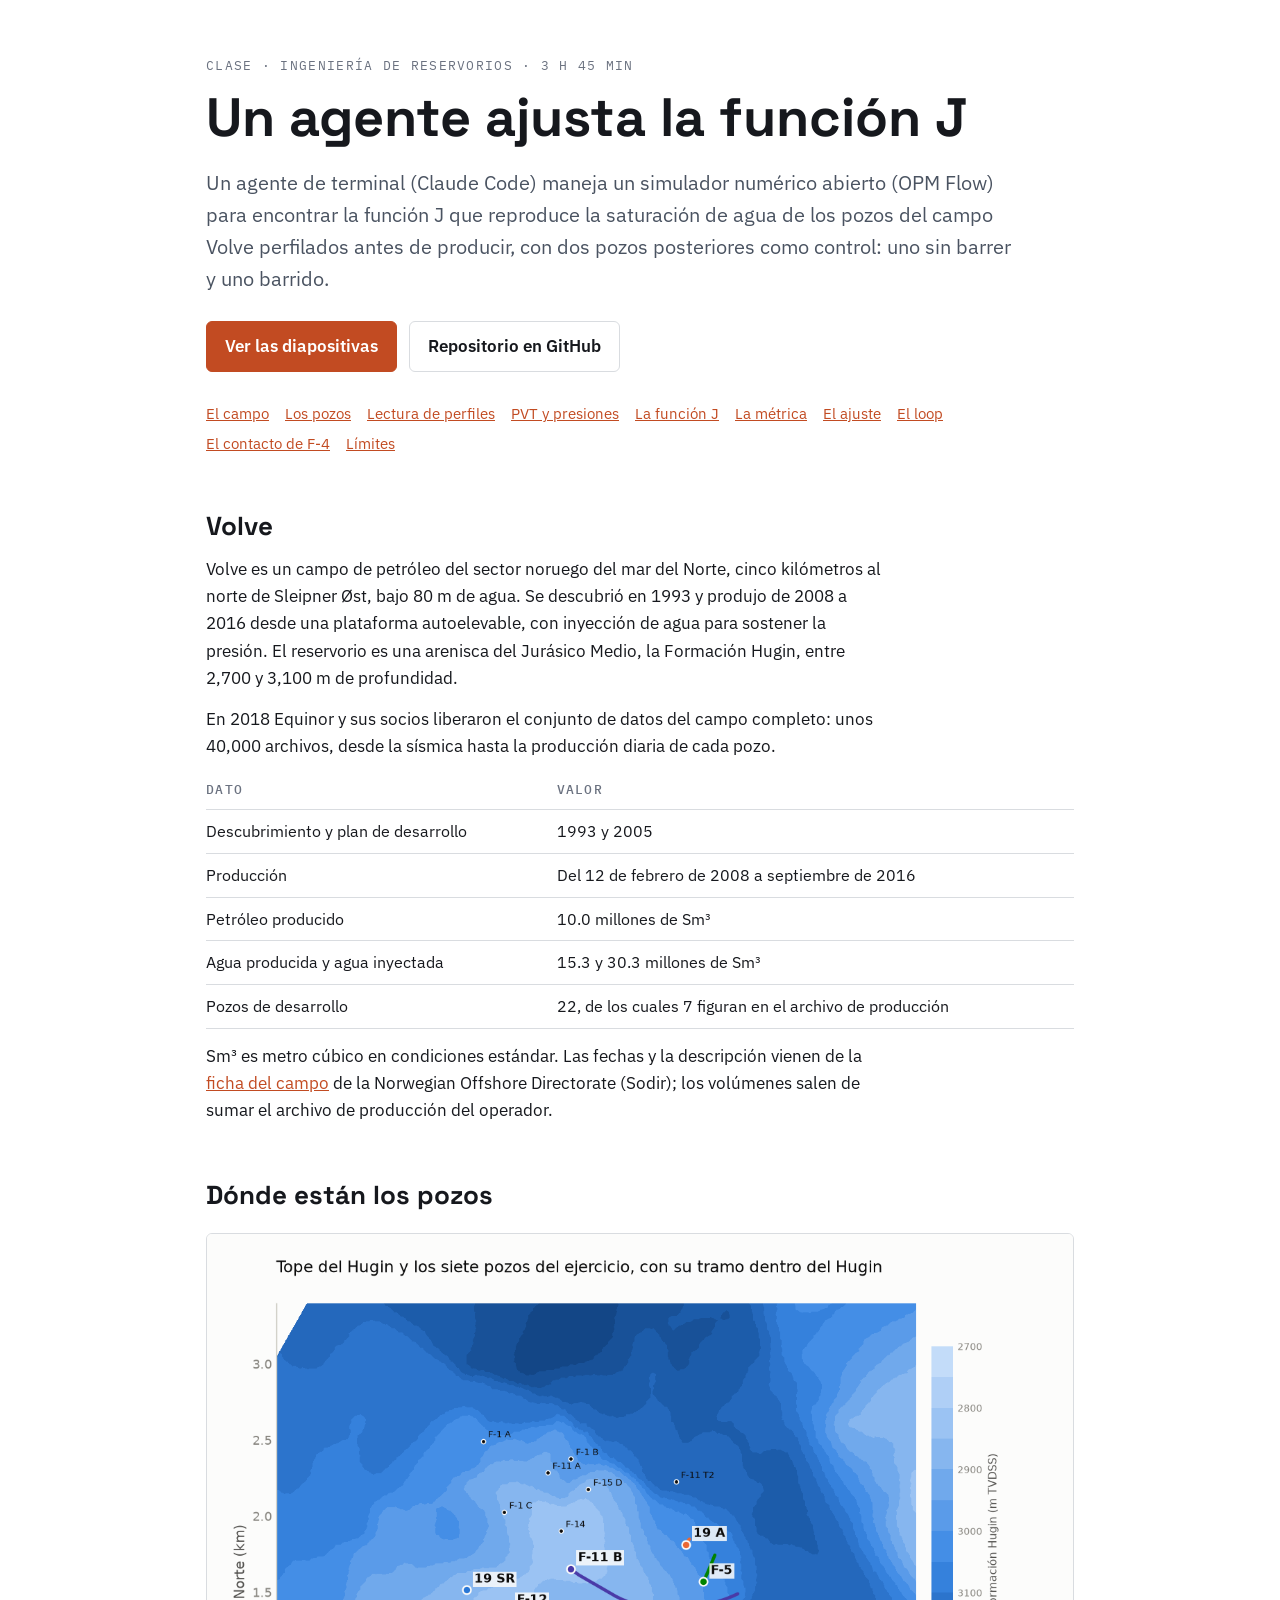
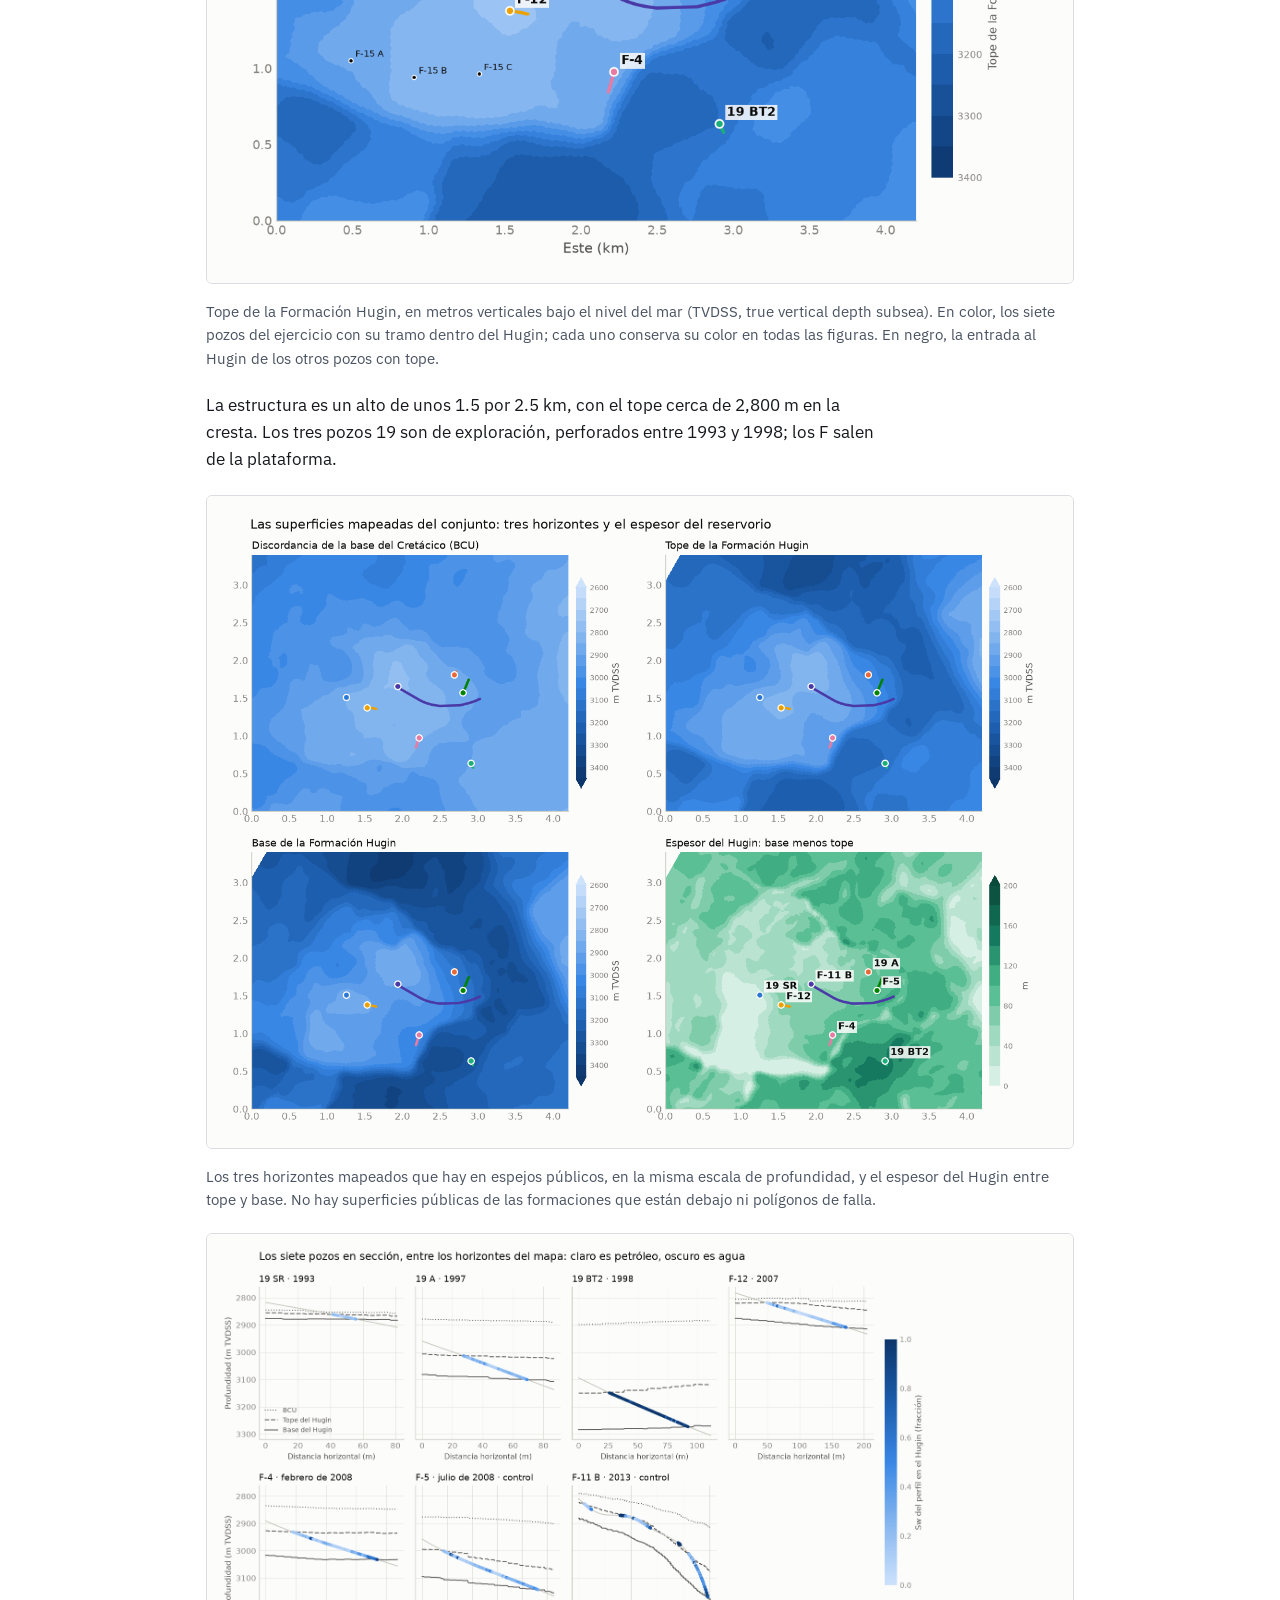
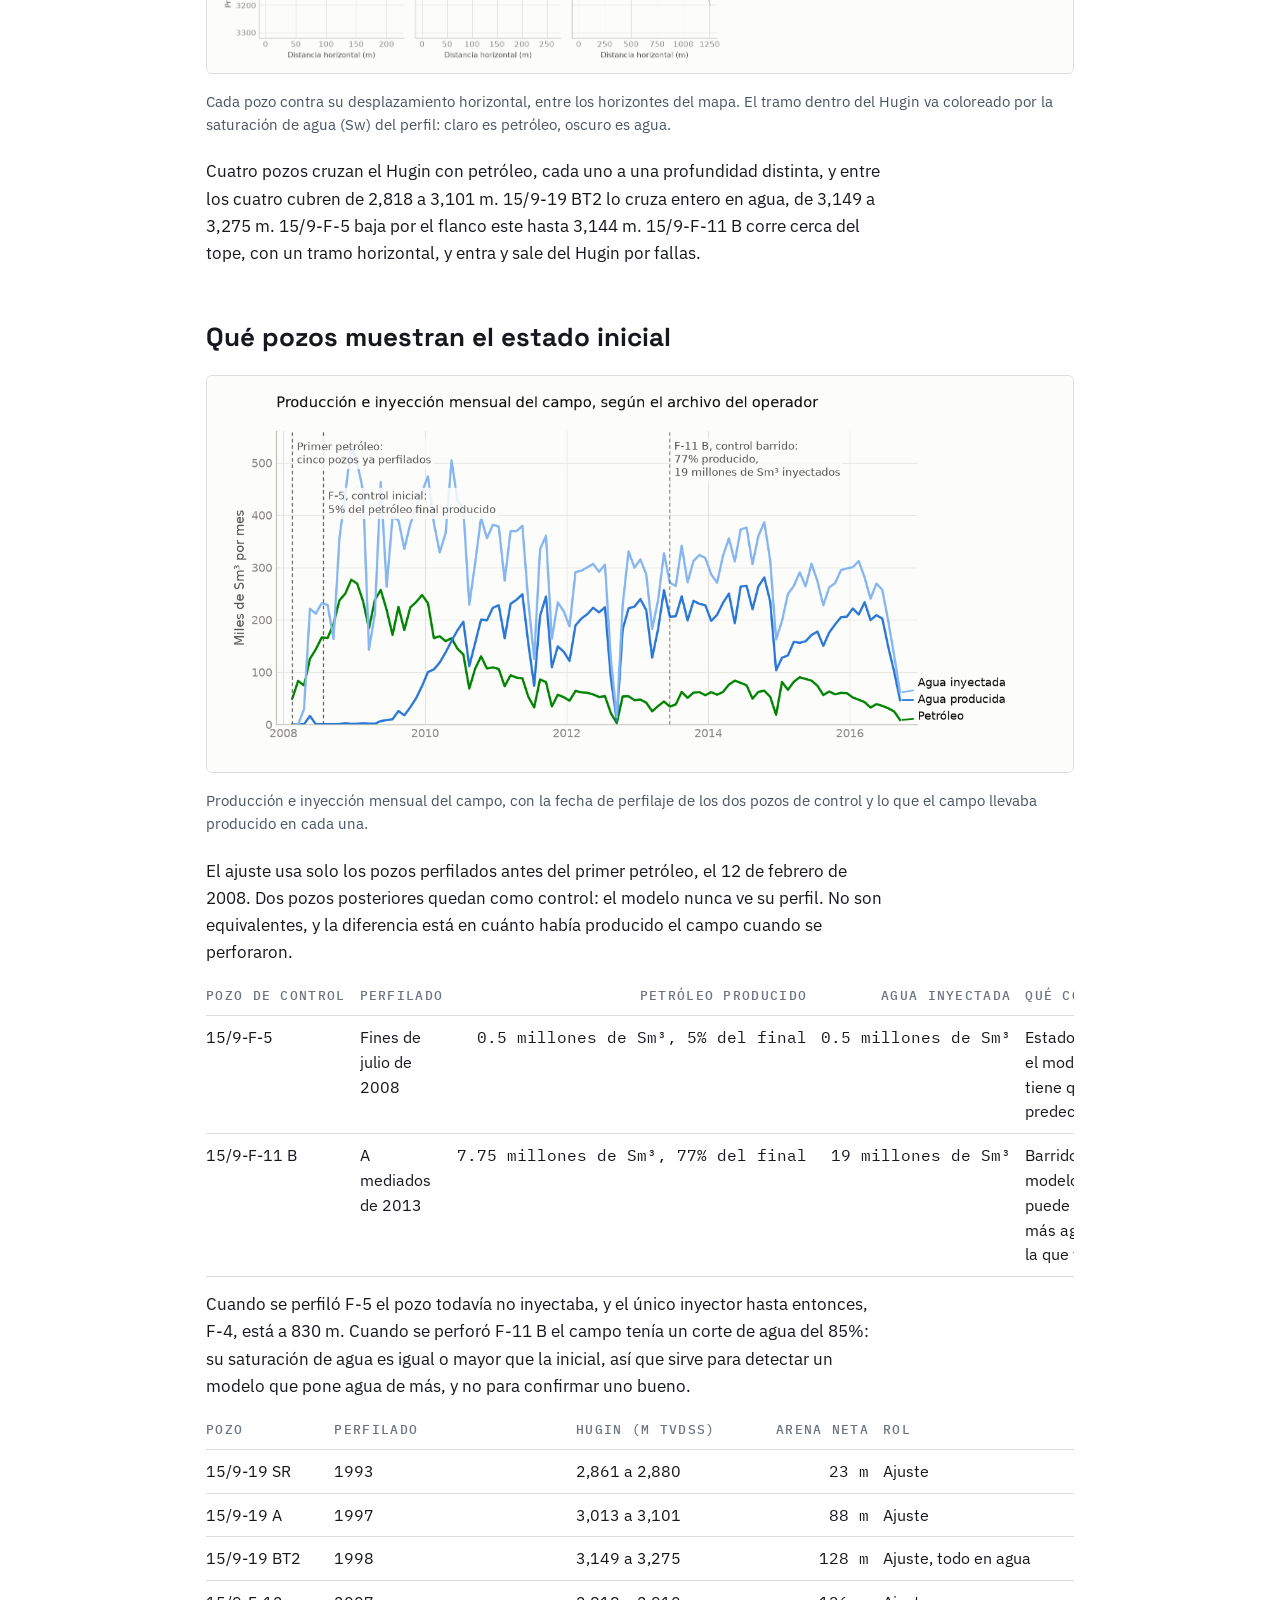
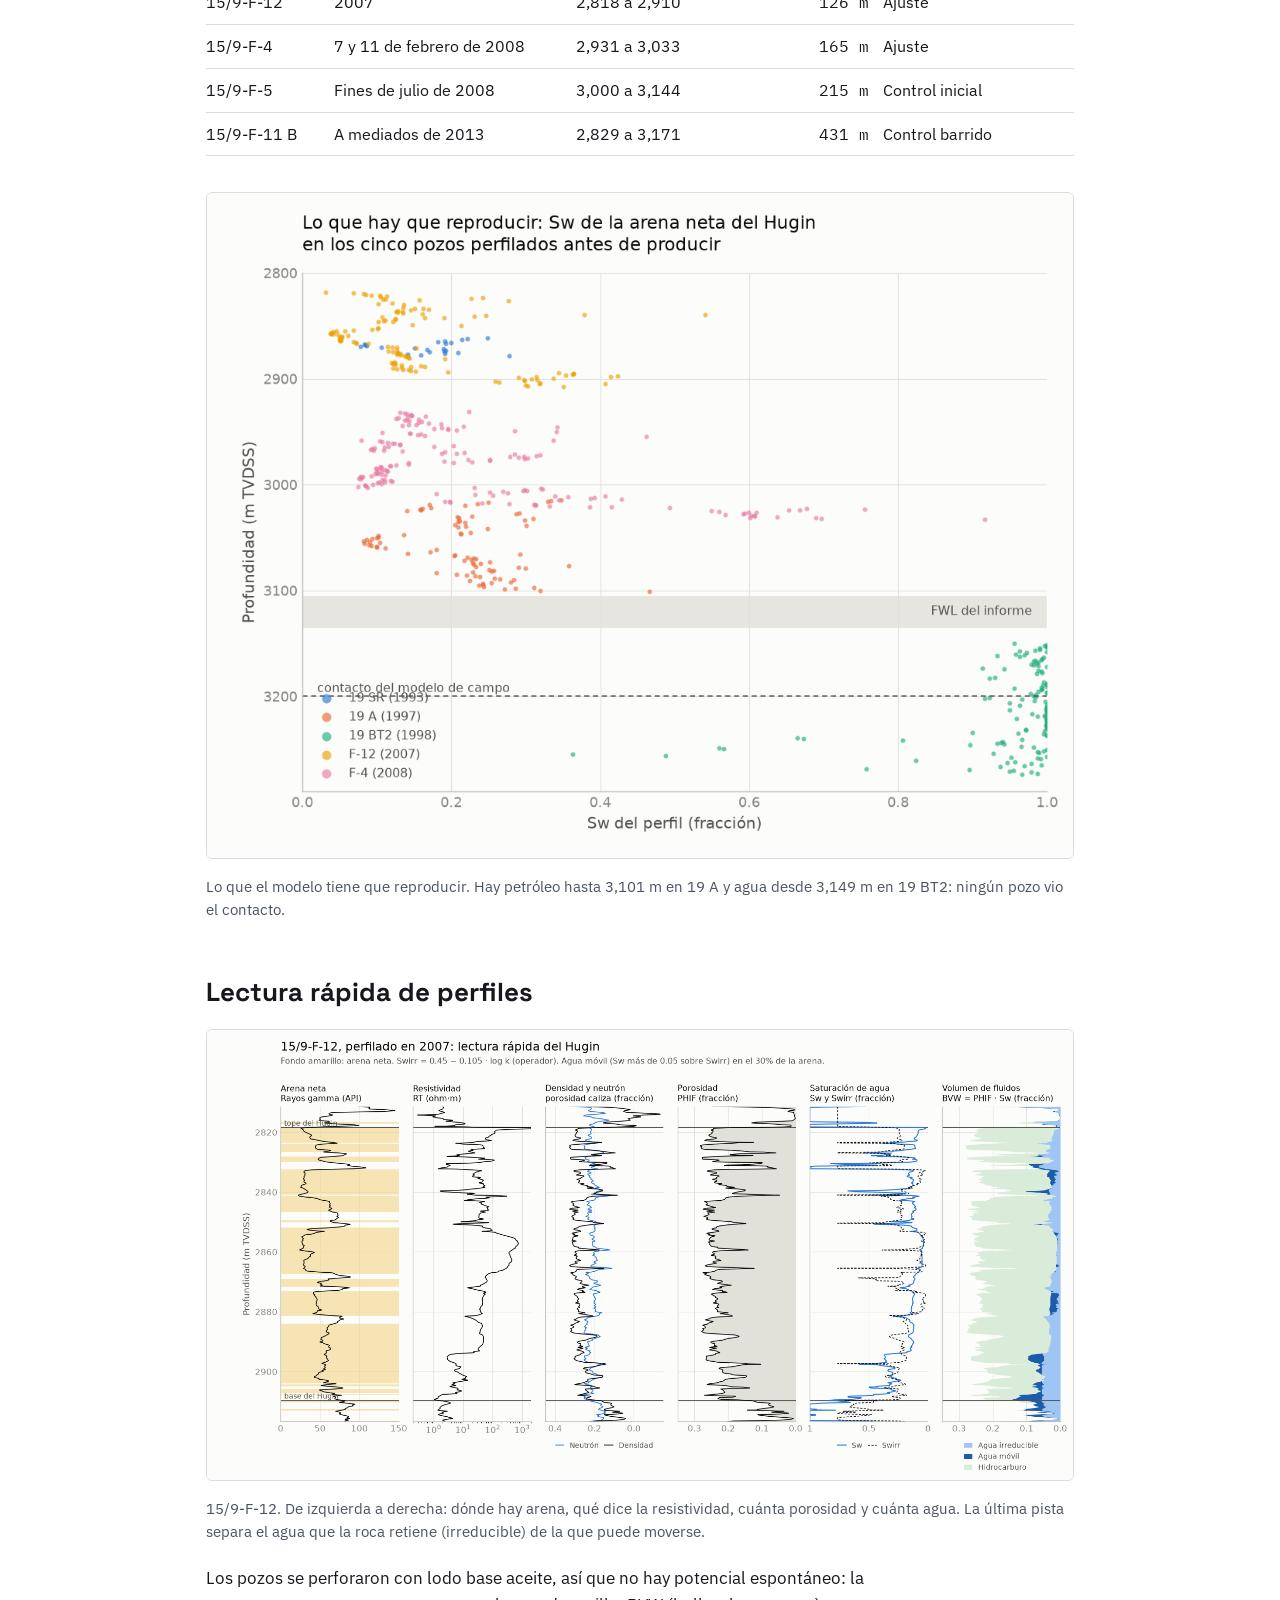
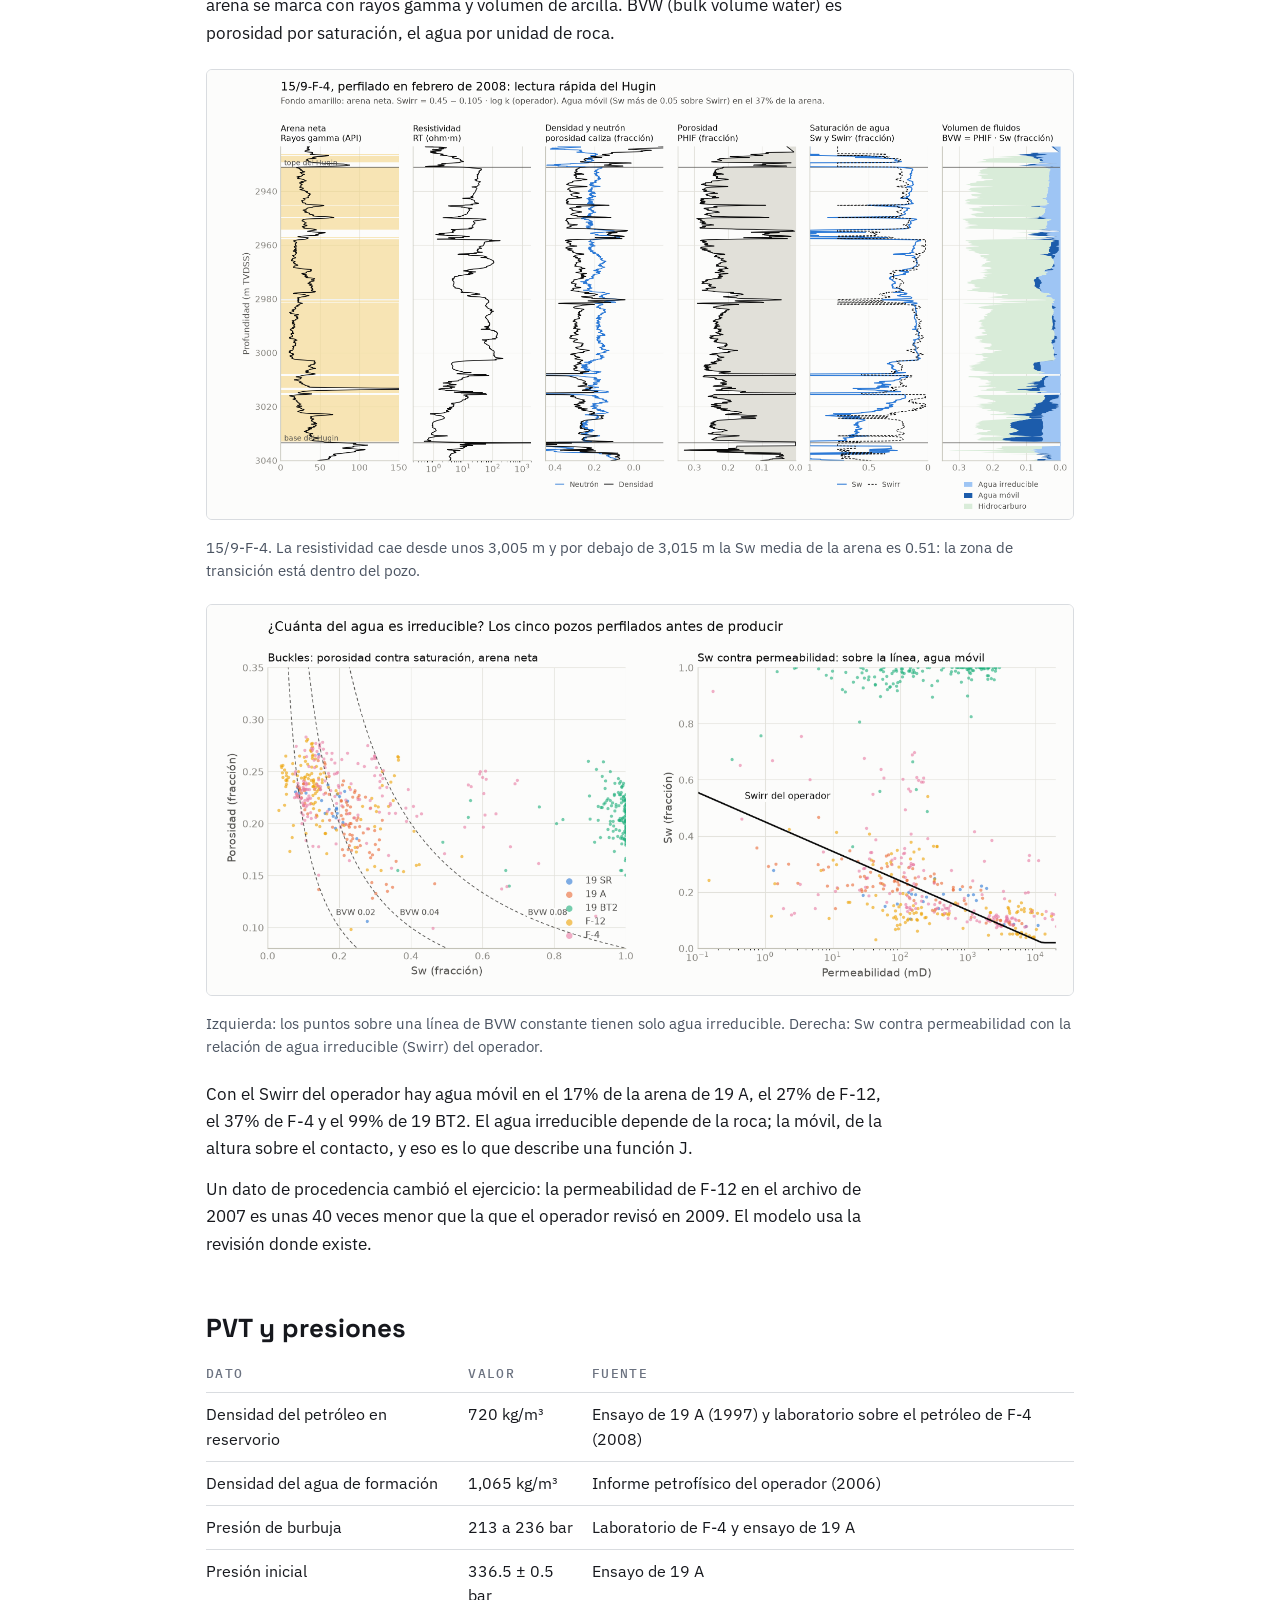
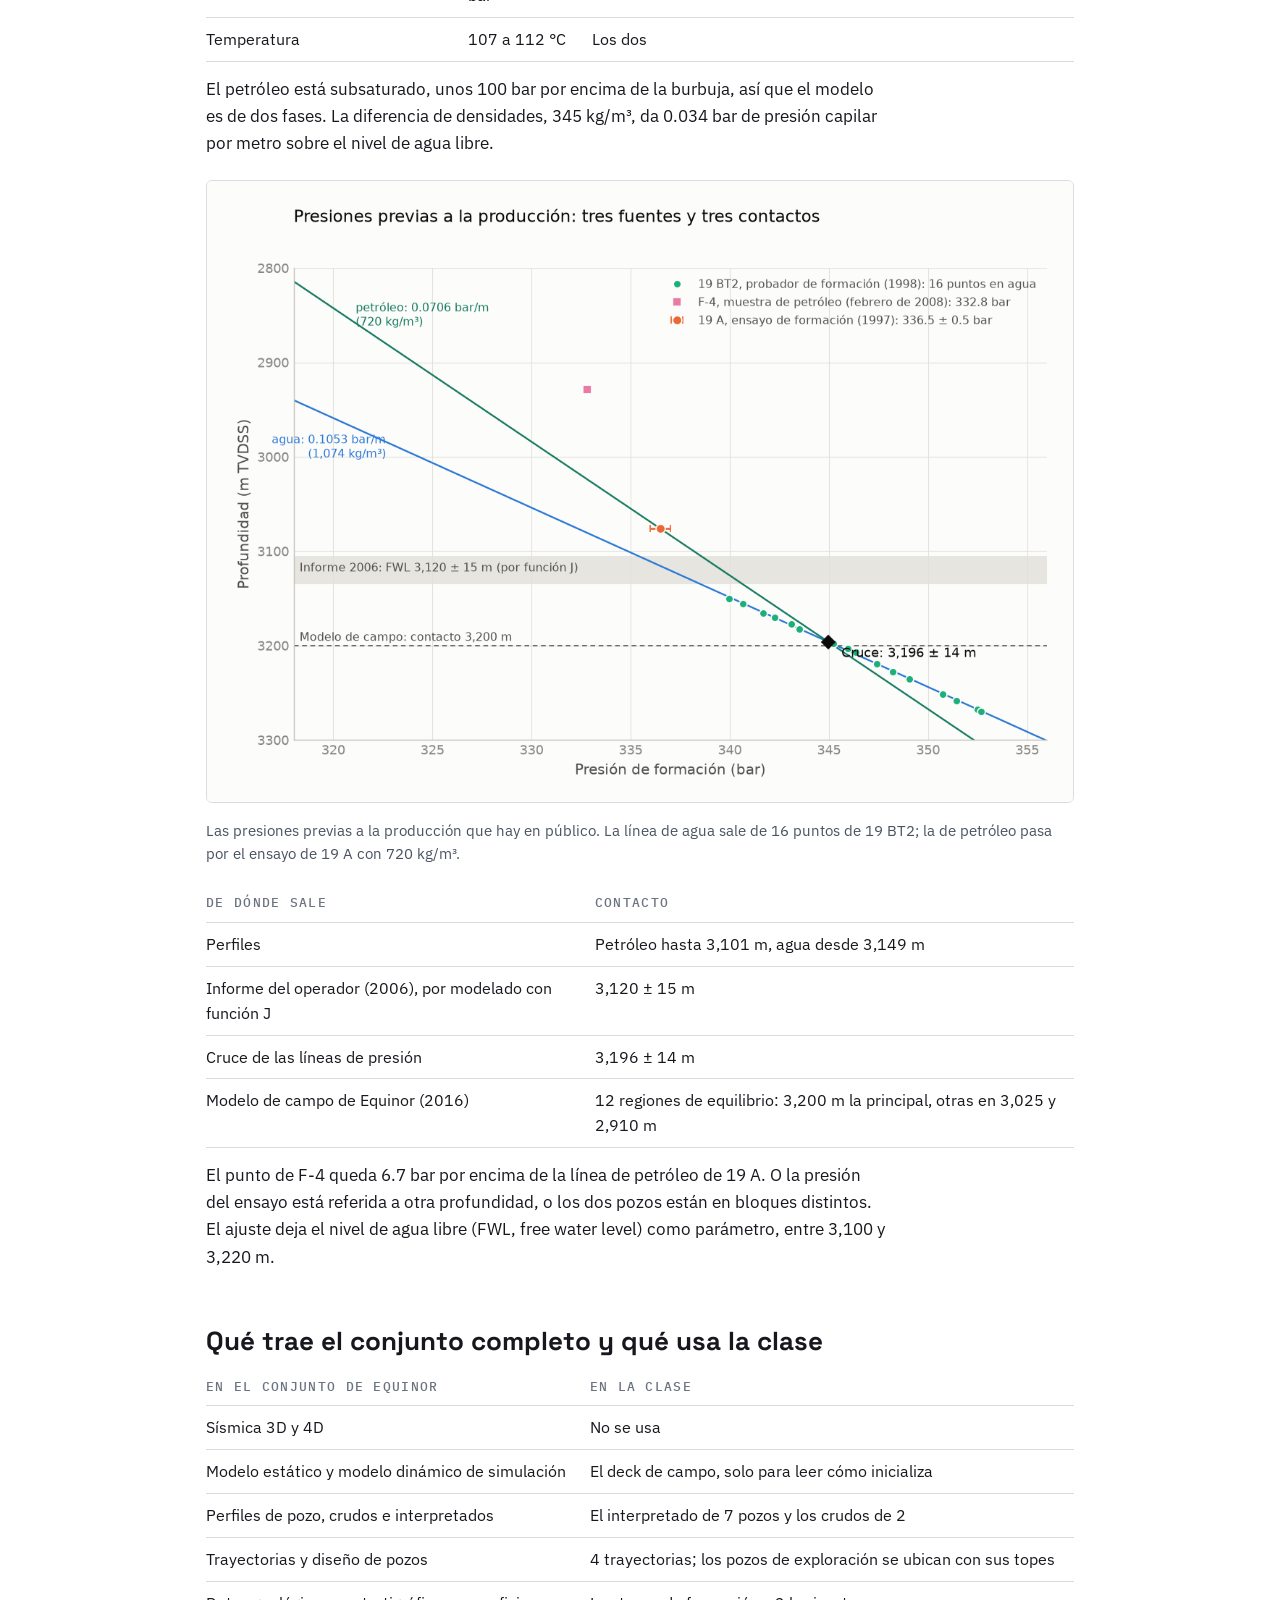
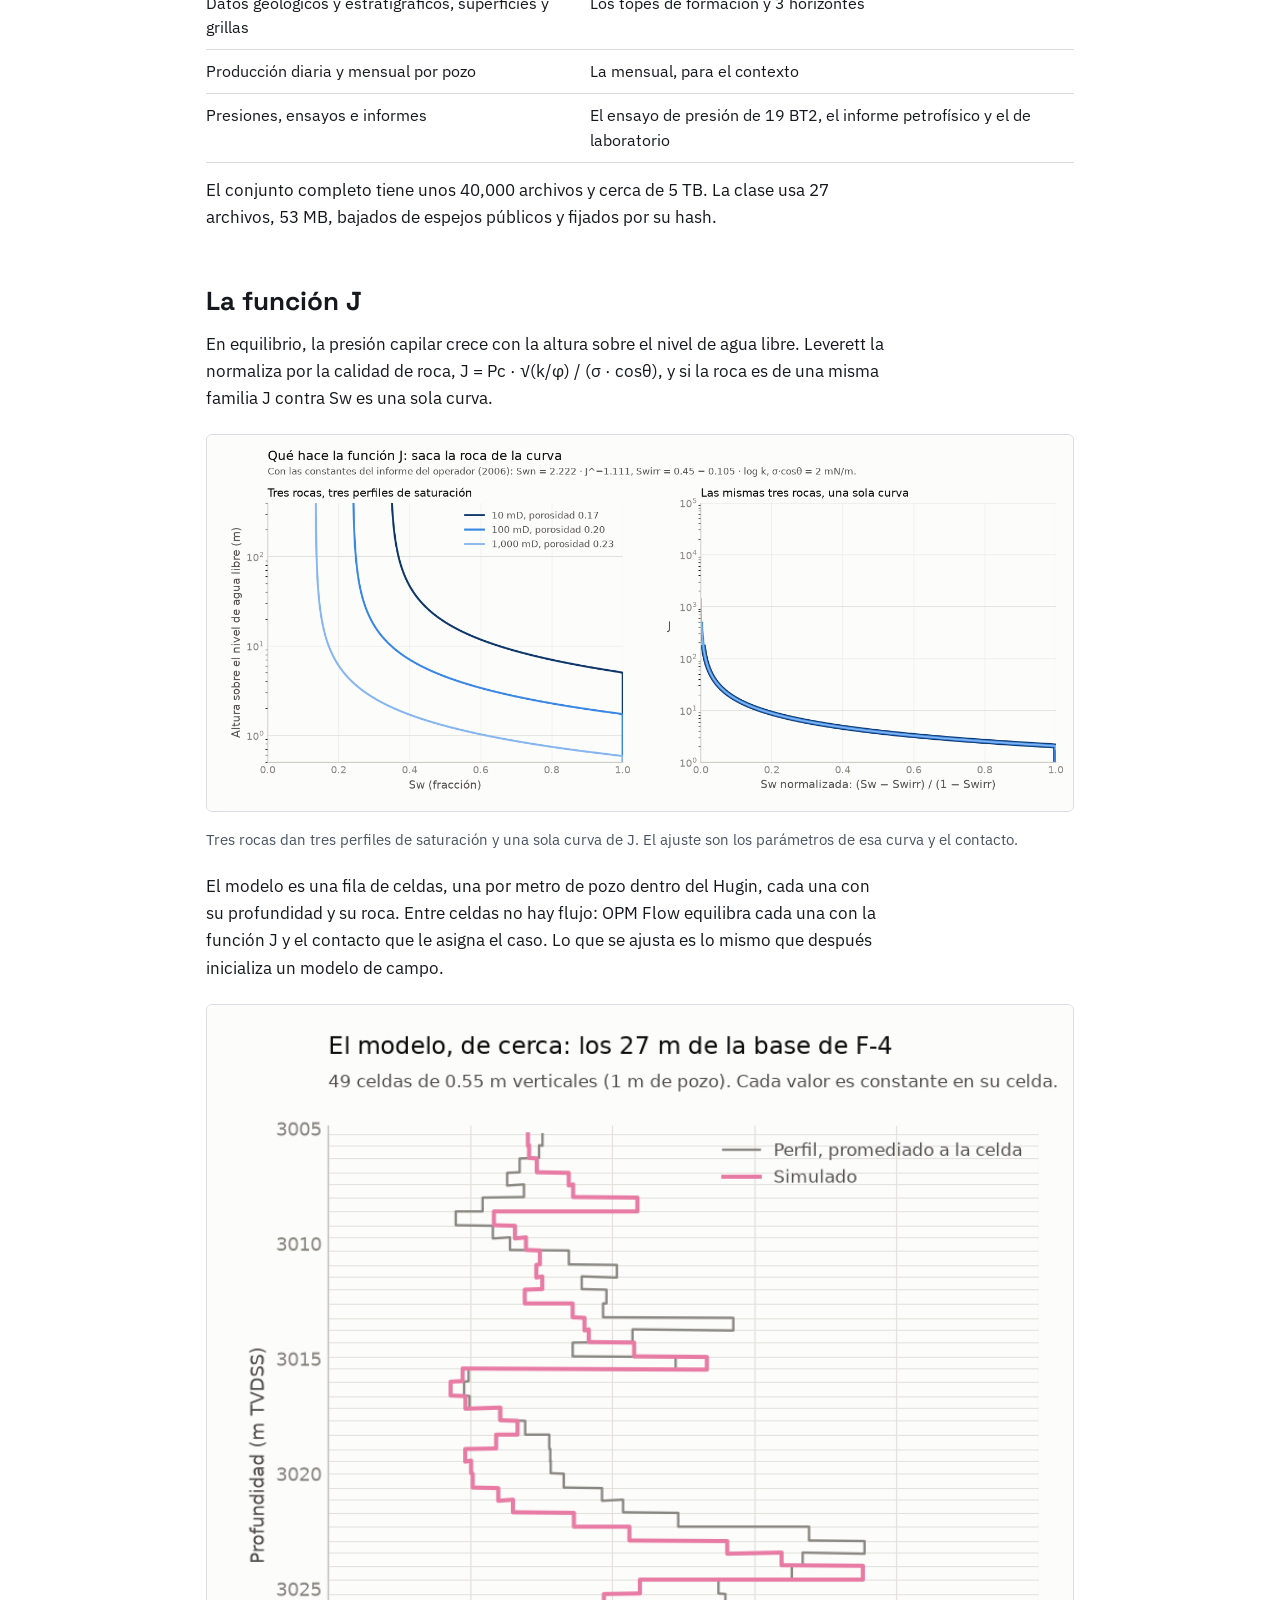
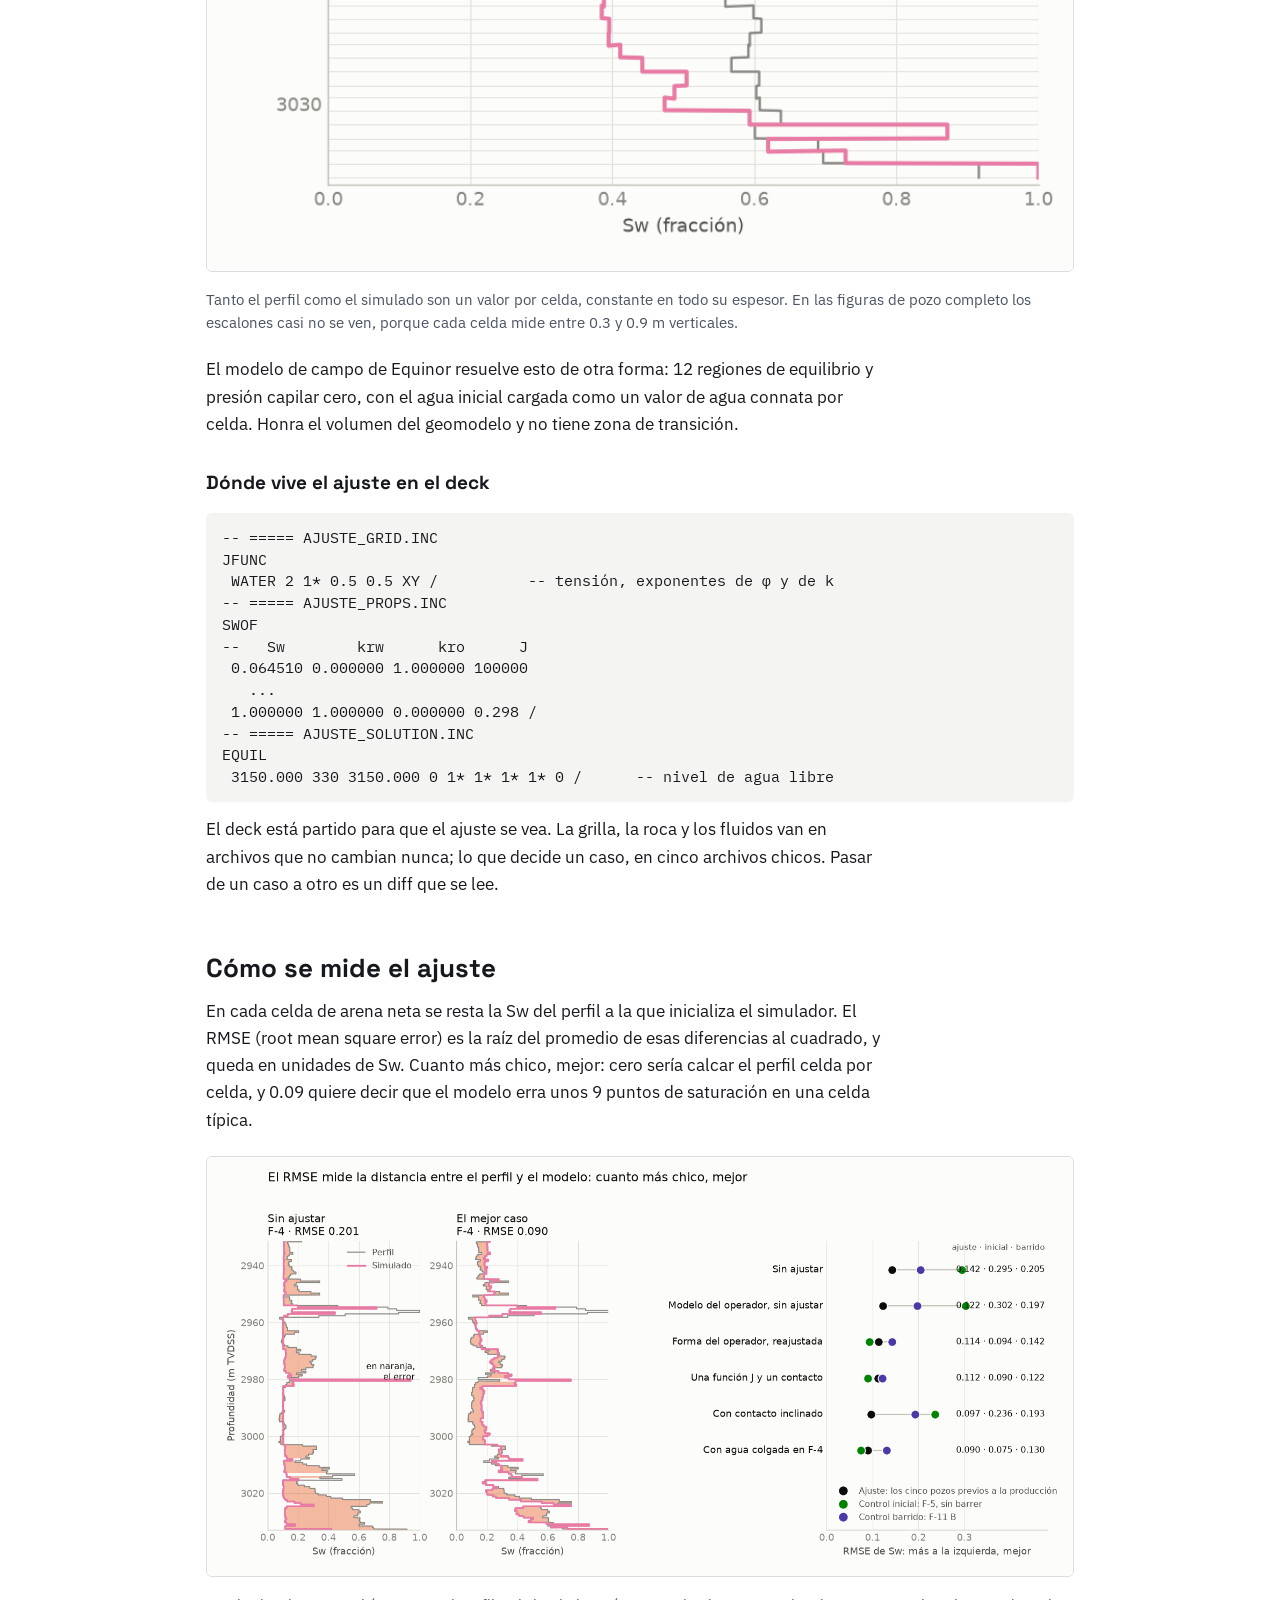
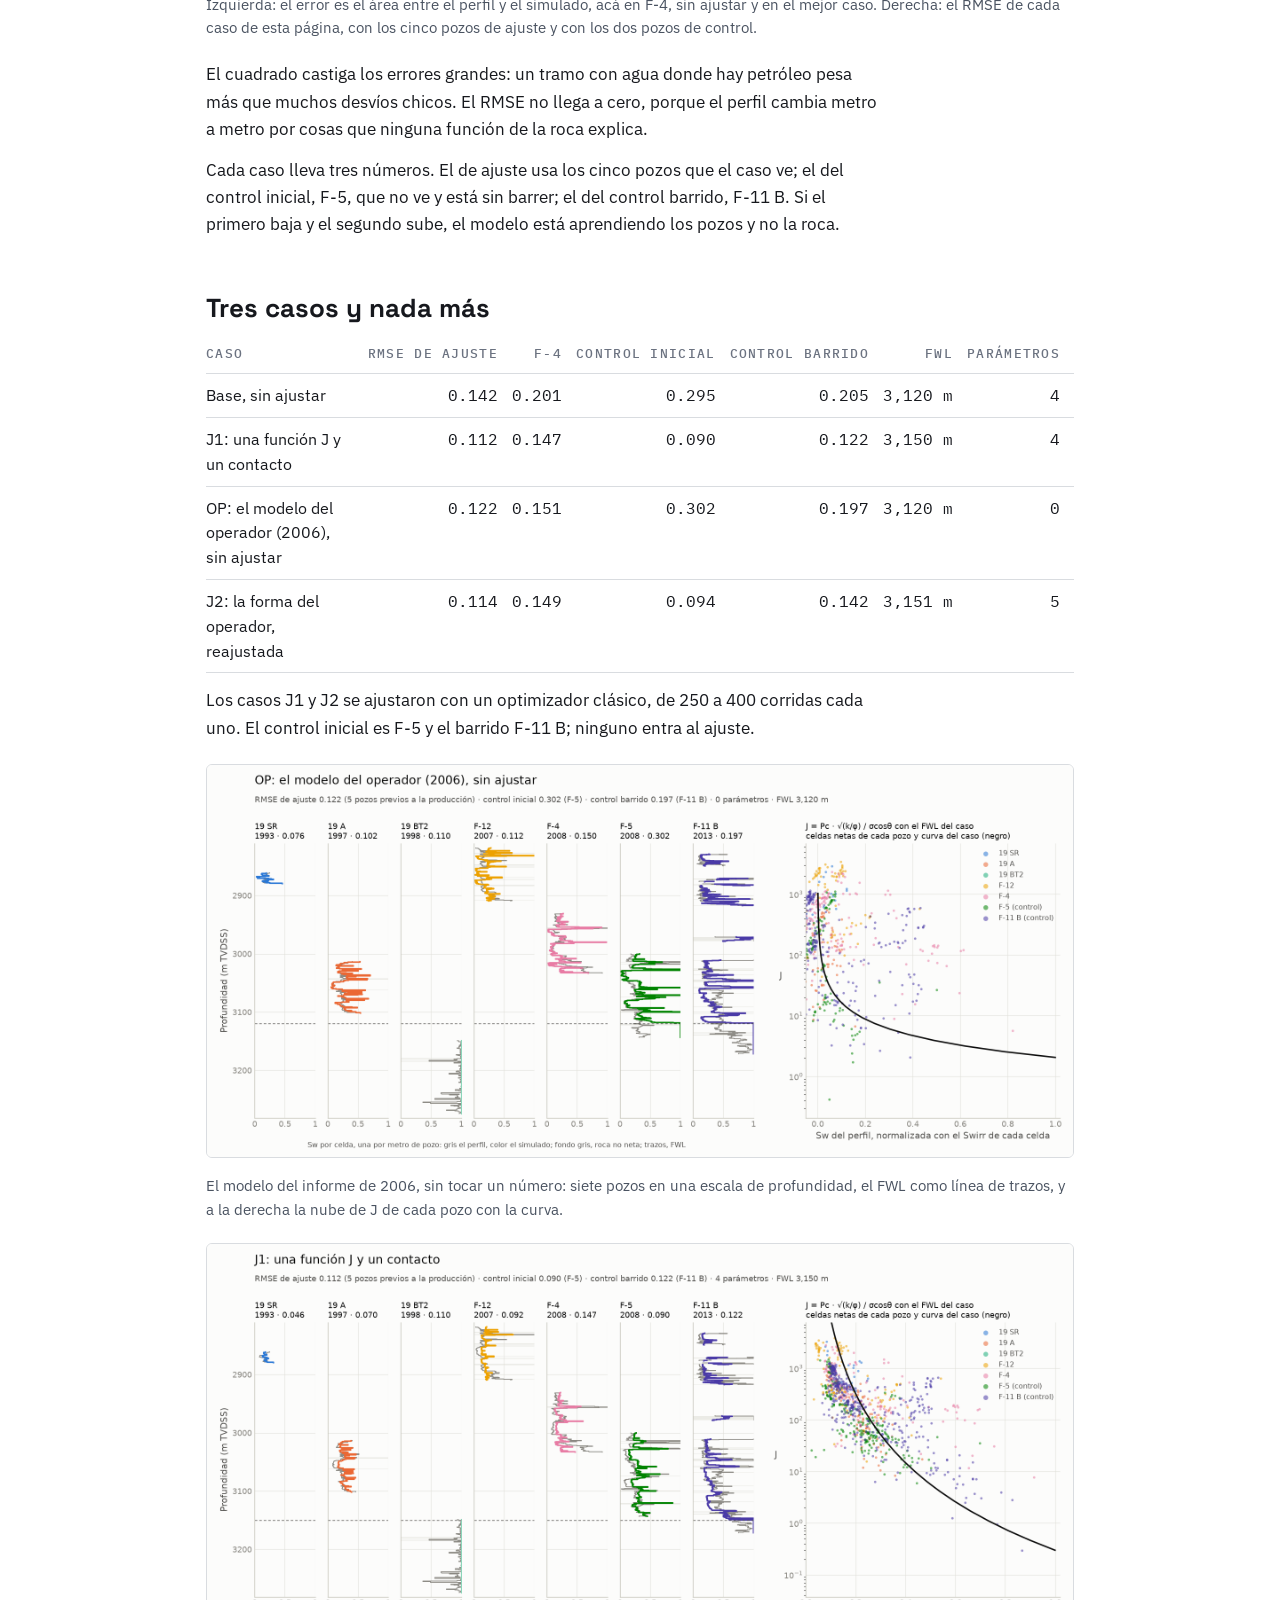
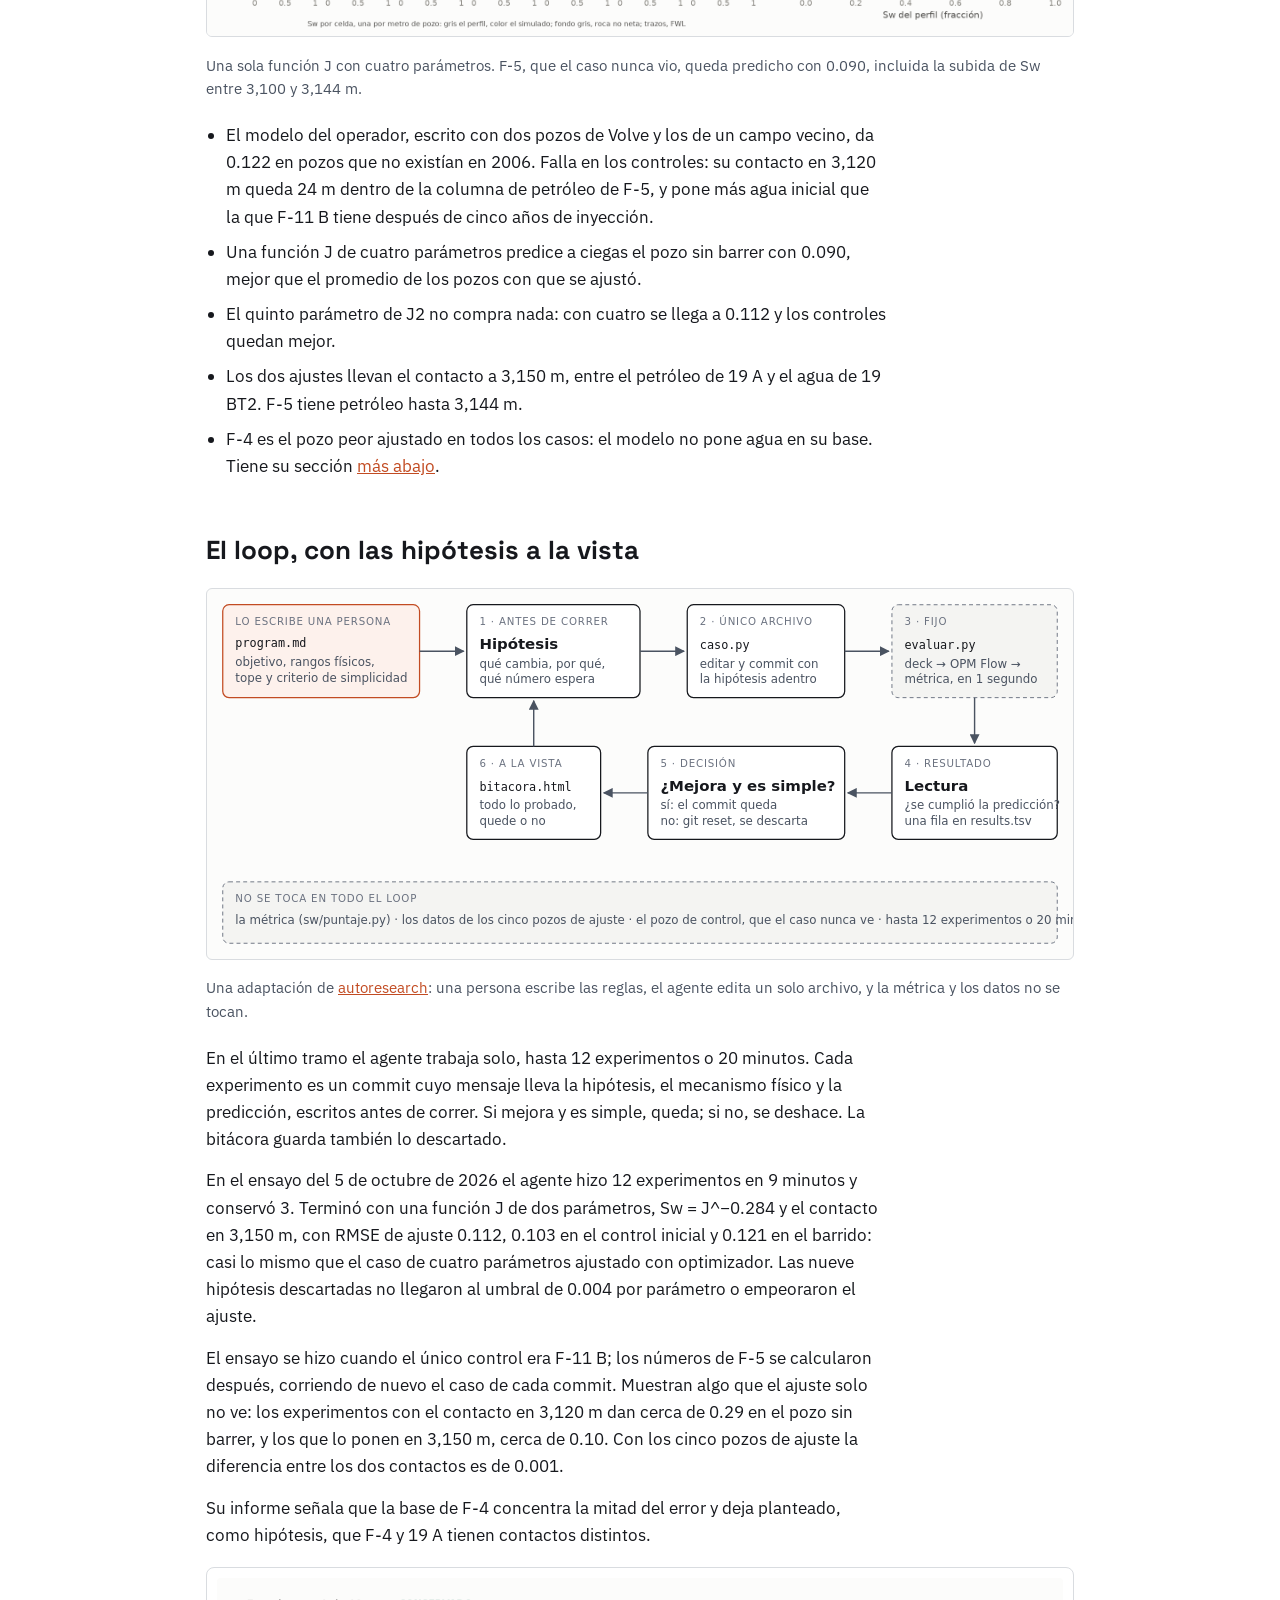
<file: index.html>
<!doctype html>
<html lang="es">
<head>
<meta charset="utf-8">
<meta name="viewport" content="width=device-width, initial-scale=1">
<title>Simulación numérica con agentes — OPM Flow sobre Volve</title>
<meta name="description" content="Clase de 3 h 45 min para ingenieros de reservorios: un agente de terminal maneja OPM Flow para reproducir la saturación de agua de dos pozos de Volve.">
<link rel="preconnect" href="https://fonts.googleapis.com">
<link rel="preconnect" href="https://fonts.gstatic.com" crossorigin>
<link href="https://fonts.googleapis.com/css2?family=IBM+Plex+Mono:wght@400;500&family=IBM+Plex+Sans:wght@400;600&family=Space+Grotesk:wght@500;700&display=swap" rel="stylesheet">
<style>
:root {
  --bg: #ffffff; --panel: #f4f4f2; --border: #d9dce0; --text: #16181d; --muted: #4a5361;
  --faint: #6b7280; --primary: #c24b22; --blue: #1f6a9b;
}
@media (prefers-color-scheme: dark) {
  :root:not([data-theme="light"]) {
    --bg: #0f1012; --panel: #1a1c20; --border: #2c3036; --text: #f4f4f2; --muted: #b4bac4;
    --faint: #8a919c; --primary: #ff9576; --blue: #7db8de;
  }
}
* { box-sizing: border-box; }
body { margin: 0; background: var(--bg); color: var(--text); font: 17px/1.6 "IBM Plex Sans", system-ui, sans-serif; }
main { max-width: 900px; margin: 0 auto; padding: 56px 16px 72px; }
h1, h2 { font-family: "Space Grotesk", system-ui, sans-serif; line-height: 1.15; }
h1 { font-size: clamp(34px, 6vw, 54px); margin: 10px 0 18px; }
h2 { font-size: 26px; margin: 56px 0 14px; }
h3 { font-family: "Space Grotesk", system-ui, sans-serif; font-size: 19px; margin: 30px 0 10px; }
p { margin: 0 0 14px; max-width: 68ch; }
a { color: var(--primary); }
.kicker, th, .meta { font-family: "IBM Plex Mono", monospace; font-size: 13px; letter-spacing: 0.1em; text-transform: uppercase; color: var(--faint); }
.lead { font-size: 20px; color: var(--muted); }
.actions { display: flex; flex-wrap: wrap; gap: 12px; margin: 26px 0 0; }
.actions a { padding: 11px 18px; border: 1px solid var(--border); border-radius: 6px; text-decoration: none; color: var(--text); font-weight: 600; }
.actions a.main { background: var(--primary); border-color: var(--primary); color: var(--bg); }
.scroll { overflow-x: auto; }
table { border-collapse: collapse; width: 100%; font-size: 15.5px; margin: 6px 0 14px; }
th { text-align: left; font-weight: 500; padding: 0 14px 8px 0; border-bottom: 1px solid var(--border); white-space: nowrap; }
td { padding: 9px 14px 9px 0; border-bottom: 1px solid var(--border); vertical-align: top; }
td.n, th.n { white-space: nowrap; text-align: right; font-family: "IBM Plex Mono", monospace; font-variant-numeric: tabular-nums; }
figure { margin: 22px 0; }
figure img { width: 100%; height: auto; border: 1px solid var(--border); border-radius: 6px; background: #fcfcfb; }
figcaption { font-size: 14.5px; color: var(--muted); margin-top: 8px; }
ul { padding-left: 20px; margin: 0 0 14px; max-width: 68ch; }
li { margin-bottom: 8px; }
code { font-family: "IBM Plex Mono", monospace; font-size: 0.9em; background: var(--panel); padding: 1px 5px; border-radius: 4px; }
pre { background: var(--panel); padding: 14px 16px; border-radius: 6px; overflow-x: auto; font: 14.5px/1.5 "IBM Plex Mono", monospace; }
.limit { border-left: 3px solid var(--primary); padding: 2px 0 2px 18px; }
.player { border: 1px solid var(--border); border-radius: 8px; padding: 10px; margin: 18px 0 22px; }
.player img { width: 100%; height: auto; display: block; border-radius: 4px; background: #fcfcfb; }
.controls { display: flex; gap: 10px; align-items: center; margin-top: 8px; }
.controls button { font: inherit; padding: 5px 12px; border: 1px solid var(--border); border-radius: 6px; background: var(--panel); color: var(--text); cursor: pointer; }
.controls input { flex: 1; min-width: 60px; }
.controls span { font-variant-numeric: tabular-nums; color: var(--muted); min-width: 64px; text-align: right; }
nav.toc { display: flex; flex-wrap: wrap; gap: 6px 16px; margin: 30px 0 0; font-size: 15px; }
footer { margin-top: 64px; padding-top: 20px; border-top: 1px solid var(--border); font-size: 14px; color: var(--muted); }
</style>
</head>
<body>
<main>
  <div class="kicker">Clase · ingeniería de reservorios · 3 h 45 min</div>
  <h1>Un agente ajusta la función J</h1>
  <p class="lead">Un agente de terminal (Claude Code) maneja un simulador numérico abierto (OPM Flow) para encontrar la función J que reproduce la saturación de agua de los pozos del campo Volve perfilados antes de producir, con dos pozos posteriores como control: uno sin barrer y uno barrido.</p>
  <div class="actions">
    <a class="main" href="clase.html">Ver las diapositivas</a>
    <a href="https://github.com/mpodeley/clase-opm-agentes">Repositorio en GitHub</a>
  </div>
  <nav class="toc" aria-label="Secciones">
    <a href="#volve">El campo</a><a href="#pozos">Los pozos</a><a href="#quicklook">Lectura de perfiles</a>
    <a href="#presiones">PVT y presiones</a><a href="#j">La función J</a><a href="#rmse">La métrica</a><a href="#ajuste">El ajuste</a>
    <a href="#loop">El loop</a><a href="#contacto">El contacto de F-4</a><a href="#limites">Límites</a>
  </nav>

  <h2 id="volve">Volve</h2>
  <p>Volve es un campo de petróleo del sector noruego del mar del Norte, cinco kilómetros al norte de Sleipner Øst, bajo 80 m de agua. Se descubrió en 1993 y produjo de 2008 a 2016 desde una plataforma autoelevable, con inyección de agua para sostener la presión. El reservorio es una arenisca del Jurásico Medio, la Formación Hugin, entre 2,700 y 3,100 m de profundidad.</p>
  <p>En 2018 Equinor y sus socios liberaron el conjunto de datos del campo completo: unos 40,000 archivos, desde la sísmica hasta la producción diaria de cada pozo.</p>
  <div class="scroll">
  <table>
    <tr><th>Dato</th><th>Valor</th></tr>
    <tr><td>Descubrimiento y plan de desarrollo</td><td>1993 y 2005</td></tr>
    <tr><td>Producción</td><td>Del 12 de febrero de 2008 a septiembre de 2016</td></tr>
    <tr><td>Petróleo producido</td><td>10.0 millones de Sm³</td></tr>
    <tr><td>Agua producida y agua inyectada</td><td>15.3 y 30.3 millones de Sm³</td></tr>
    <tr><td>Pozos de desarrollo</td><td>22, de los cuales 7 figuran en el archivo de producción</td></tr>
  </table>
  </div>
  <p>Sm³ es metro cúbico en condiciones estándar. Las fechas y la descripción vienen de la <a href="https://factpages.sodir.no/en/field/pageview/all/3420717">ficha del campo</a> de la Norwegian Offshore Directorate (Sodir); los volúmenes salen de sumar el archivo de producción del operador.</p>

  <h2 id="pozos">Dónde están los pozos</h2>
  <figure>
    <img src="img/mapa-hugin.png" alt="Mapa del tope de la Formación Hugin con los siete pozos del ejercicio y la entrada de otros once pozos al reservorio">
    <figcaption>Tope de la Formación Hugin, en metros verticales bajo el nivel del mar (TVDSS, true vertical depth subsea). En color, los siete pozos del ejercicio con su tramo dentro del Hugin; cada uno conserva su color en todas las figuras. En negro, la entrada al Hugin de los otros pozos con tope.</figcaption>
  </figure>
  <p>La estructura es un alto de unos 1.5 por 2.5 km, con el tope cerca de 2,800 m en la cresta. Los tres pozos 19 son de exploración, perforados entre 1993 y 1998; los F salen de la plataforma.</p>
  <figure>
    <img src="img/superficies.png" alt="Mapas de la discordancia de la base del Cretácico, el tope y la base de la Formación Hugin, y el espesor del Hugin">
    <figcaption>Los tres horizontes mapeados que hay en espejos públicos, en la misma escala de profundidad, y el espesor del Hugin entre tope y base. No hay superficies públicas de las formaciones que están debajo ni polígonos de falla.</figcaption>
  </figure>
  <figure>
    <img src="img/secciones.png" alt="Sección a lo largo de cada pozo con la discordancia, el tope y la base del Hugin, y la trayectoria coloreada por saturación de agua">
    <figcaption>Cada pozo contra su desplazamiento horizontal, entre los horizontes del mapa. El tramo dentro del Hugin va coloreado por la saturación de agua (Sw) del perfil: claro es petróleo, oscuro es agua.</figcaption>
  </figure>
  <p>Cuatro pozos cruzan el Hugin con petróleo, cada uno a una profundidad distinta, y entre los cuatro cubren de 2,818 a 3,101 m. 15/9-19 BT2 lo cruza entero en agua, de 3,149 a 3,275 m. 15/9-F-5 baja por el flanco este hasta 3,144 m. 15/9-F-11 B corre cerca del tope, con un tramo horizontal, y entra y sale del Hugin por fallas.</p>

  <h2>Qué pozos muestran el estado inicial</h2>
  <figure>
    <img src="img/produccion.png" alt="Producción mensual de petróleo y agua e inyección de agua del campo, de 2008 a 2016">
    <figcaption>Producción e inyección mensual del campo, con la fecha de perfilaje de los dos pozos de control y lo que el campo llevaba producido en cada una.</figcaption>
  </figure>
  <p>El ajuste usa solo los pozos perfilados antes del primer petróleo, el 12 de febrero de 2008. Dos pozos posteriores quedan como control: el modelo nunca ve su perfil. No son equivalentes, y la diferencia está en cuánto había producido el campo cuando se perforaron.</p>
  <div class="scroll">
  <table>
    <tr><th>Pozo de control</th><th>Perfilado</th><th class="n">Petróleo producido</th><th class="n">Agua inyectada</th><th>Qué controla</th></tr>
    <tr><td>15/9-F-5</td><td>Fines de julio de 2008</td><td class="n">0.5 millones de Sm³, 5% del final</td><td class="n">0.5 millones de Sm³</td><td>Estado inicial: el modelo tiene que predecirlo</td></tr>
    <tr><td>15/9-F-11 B</td><td>A mediados de 2013</td><td class="n">7.75 millones de Sm³, 77% del final</td><td class="n">19 millones de Sm³</td><td>Barrido: el modelo no puede poner más agua que la que tiene</td></tr>
  </table>
  </div>
  <p>Cuando se perfiló F-5 el pozo todavía no inyectaba, y el único inyector hasta entonces, F-4, está a 830 m. Cuando se perforó F-11 B el campo tenía un corte de agua del 85%: su saturación de agua es igual o mayor que la inicial, así que sirve para detectar un modelo que pone agua de más, y no para confirmar uno bueno.</p>
  <div class="scroll">
  <table>
    <tr><th>Pozo</th><th>Perfilado</th><th>Hugin (m TVDSS)</th><th class="n">Arena neta</th><th>Rol</th></tr>
    <tr><td>15/9-19 SR</td><td>1993</td><td>2,861 a 2,880</td><td class="n">23 m</td><td>Ajuste</td></tr>
    <tr><td>15/9-19 A</td><td>1997</td><td>3,013 a 3,101</td><td class="n">88 m</td><td>Ajuste</td></tr>
    <tr><td>15/9-19 BT2</td><td>1998</td><td>3,149 a 3,275</td><td class="n">128 m</td><td>Ajuste, todo en agua</td></tr>
    <tr><td>15/9-F-12</td><td>2007</td><td>2,818 a 2,910</td><td class="n">126 m</td><td>Ajuste</td></tr>
    <tr><td>15/9-F-4</td><td>7 y 11 de febrero de 2008</td><td>2,931 a 3,033</td><td class="n">165 m</td><td>Ajuste</td></tr>
    <tr><td>15/9-F-5</td><td>Fines de julio de 2008</td><td>3,000 a 3,144</td><td class="n">215 m</td><td>Control inicial</td></tr>
    <tr><td>15/9-F-11 B</td><td>A mediados de 2013</td><td>2,829 a 3,171</td><td class="n">431 m</td><td>Control barrido</td></tr>
  </table>
  </div>
  <figure>
    <img src="img/sw-profundidad.png" alt="Saturación de agua de la arena neta del Hugin contra profundidad en los cinco pozos de ajuste">
    <figcaption>Lo que el modelo tiene que reproducir. Hay petróleo hasta 3,101 m en 19 A y agua desde 3,149 m en 19 BT2: ningún pozo vio el contacto.</figcaption>
  </figure>

  <h2 id="quicklook">Lectura rápida de perfiles</h2>
  <figure>
    <img src="img/quicklook-f12.png" alt="Lectura rápida de 15/9-F-12: rayos gamma con arena neta, resistividad, densidad y neutrón, porosidad, saturación de agua y volumen de fluidos">
    <figcaption>15/9-F-12. De izquierda a derecha: dónde hay arena, qué dice la resistividad, cuánta porosidad y cuánta agua. La última pista separa el agua que la roca retiene (irreducible) de la que puede moverse.</figcaption>
  </figure>
  <p>Los pozos se perforaron con lodo base aceite, así que no hay potencial espontáneo: la arena se marca con rayos gamma y volumen de arcilla. BVW (bulk volume water) es porosidad por saturación, el agua por unidad de roca.</p>
  <figure>
    <img src="img/quicklook-f4.png" alt="Lectura rápida de 15/9-F-4: la resistividad cae y el agua móvil crece hacia la base del Hugin">
    <figcaption>15/9-F-4. La resistividad cae desde unos 3,005 m y por debajo de 3,015 m la Sw media de la arena es 0.51: la zona de transición está dentro del pozo.</figcaption>
  </figure>
  <figure>
    <img src="img/buckles.png" alt="Gráfico de Buckles de los cinco pozos de ajuste y saturación de agua contra permeabilidad con la línea de agua irreducible del operador">
    <figcaption>Izquierda: los puntos sobre una línea de BVW constante tienen solo agua irreducible. Derecha: Sw contra permeabilidad con la relación de agua irreducible (Swirr) del operador.</figcaption>
  </figure>
  <p>Con el Swirr del operador hay agua móvil en el 17% de la arena de 19 A, el 27% de F-12, el 37% de F-4 y el 99% de 19 BT2. El agua irreducible depende de la roca; la móvil, de la altura sobre el contacto, y eso es lo que describe una función J.</p>
  <p>Un dato de procedencia cambió el ejercicio: la permeabilidad de F-12 en el archivo de 2007 es unas 40 veces menor que la que el operador revisó en 2009. El modelo usa la revisión donde existe.</p>

  <h2 id="presiones">PVT y presiones</h2>
  <div class="scroll">
  <table>
    <tr><th>Dato</th><th>Valor</th><th>Fuente</th></tr>
    <tr><td>Densidad del petróleo en reservorio</td><td>720 kg/m³</td><td>Ensayo de 19 A (1997) y laboratorio sobre el petróleo de F-4 (2008)</td></tr>
    <tr><td>Densidad del agua de formación</td><td>1,065 kg/m³</td><td>Informe petrofísico del operador (2006)</td></tr>
    <tr><td>Presión de burbuja</td><td>213 a 236 bar</td><td>Laboratorio de F-4 y ensayo de 19 A</td></tr>
    <tr><td>Presión inicial</td><td>336.5 ± 0.5 bar</td><td>Ensayo de 19 A</td></tr>
    <tr><td>Temperatura</td><td>107 a 112 °C</td><td>Los dos</td></tr>
  </table>
  </div>
  <p>El petróleo está subsaturado, unos 100 bar por encima de la burbuja, así que el modelo es de dos fases. La diferencia de densidades, 345 kg/m³, da 0.034 bar de presión capilar por metro sobre el nivel de agua libre.</p>
  <figure>
    <img src="img/presiones.png" alt="Presión de formación contra profundidad: 16 puntos en agua de 19 BT2, el ensayo de 19 A y la muestra de F-4, con las líneas de agua y petróleo">
    <figcaption>Las presiones previas a la producción que hay en público. La línea de agua sale de 16 puntos de 19 BT2; la de petróleo pasa por el ensayo de 19 A con 720 kg/m³.</figcaption>
  </figure>
  <div class="scroll">
  <table>
    <tr><th>De dónde sale</th><th>Contacto</th></tr>
    <tr><td>Perfiles</td><td>Petróleo hasta 3,101 m, agua desde 3,149 m</td></tr>
    <tr><td>Informe del operador (2006), por modelado con función J</td><td>3,120 ± 15 m</td></tr>
    <tr><td>Cruce de las líneas de presión</td><td>3,196 ± 14 m</td></tr>
    <tr><td>Modelo de campo de Equinor (2016)</td><td>12 regiones de equilibrio: 3,200 m la principal, otras en 3,025 y 2,910 m</td></tr>
  </table>
  </div>
  <p>El punto de F-4 queda 6.7 bar por encima de la línea de petróleo de 19 A. O la presión del ensayo está referida a otra profundidad, o los dos pozos están en bloques distintos. El ajuste deja el nivel de agua libre (FWL, free water level) como parámetro, entre 3,100 y 3,220 m.</p>

  <h2>Qué trae el conjunto completo y qué usa la clase</h2>
  <div class="scroll">
  <table>
    <tr><th>En el conjunto de Equinor</th><th>En la clase</th></tr>
    <tr><td>Sísmica 3D y 4D</td><td>No se usa</td></tr>
    <tr><td>Modelo estático y modelo dinámico de simulación</td><td>El deck de campo, solo para leer cómo inicializa</td></tr>
    <tr><td>Perfiles de pozo, crudos e interpretados</td><td>El interpretado de 7 pozos y los crudos de 2</td></tr>
    <tr><td>Trayectorias y diseño de pozos</td><td>4 trayectorias; los pozos de exploración se ubican con sus topes</td></tr>
    <tr><td>Datos geológicos y estratigráficos, superficies y grillas</td><td>Los topes de formación y 3 horizontes</td></tr>
    <tr><td>Producción diaria y mensual por pozo</td><td>La mensual, para el contexto</td></tr>
    <tr><td>Presiones, ensayos e informes</td><td>El ensayo de presión de 19 BT2, el informe petrofísico y el de laboratorio</td></tr>
  </table>
  </div>
  <p>El conjunto completo tiene unos 40,000 archivos y cerca de 5 TB. La clase usa 27 archivos, 53 MB, bajados de espejos públicos y fijados por su hash.</p>

  <h2 id="j">La función J</h2>
  <p>En equilibrio, la presión capilar crece con la altura sobre el nivel de agua libre. Leverett la normaliza por la calidad de roca, J = Pc · √(k/φ) / (σ · cosθ), y si la roca es de una misma familia J contra Sw es una sola curva.</p>
  <figure>
    <img src="img/repaso-j.png" alt="Tres perfiles de saturación contra altura para rocas de 10, 100 y 1,000 mD, y las mismas tres rocas colapsadas en una sola curva de J">
    <figcaption>Tres rocas dan tres perfiles de saturación y una sola curva de J. El ajuste son los parámetros de esa curva y el contacto.</figcaption>
  </figure>
  <p>El modelo es una fila de celdas, una por metro de pozo dentro del Hugin, cada una con su profundidad y su roca. Entre celdas no hay flujo: OPM Flow equilibra cada una con la función J y el contacto que le asigna el caso. Lo que se ajusta es lo mismo que después inicializa un modelo de campo.</p>
  <figure>
    <img src="img/celdas.png" alt="Acercamiento a la base de F-4: el perfil promediado y el simulado dibujados en escalones, uno por celda">
    <figcaption>Tanto el perfil como el simulado son un valor por celda, constante en todo su espesor. En las figuras de pozo completo los escalones casi no se ven, porque cada celda mide entre 0.3 y 0.9 m verticales.</figcaption>
  </figure>
  <p>El modelo de campo de Equinor resuelve esto de otra forma: 12 regiones de equilibrio y presión capilar cero, con el agua inicial cargada como un valor de agua connata por celda. Honra el volumen del geomodelo y no tiene zona de transición.</p>

  <h3>Dónde vive el ajuste en el deck</h3>
<pre>-- ===== AJUSTE_GRID.INC
JFUNC
 WATER 2 1* 0.5 0.5 XY /          -- tensión, exponentes de φ y de k
-- ===== AJUSTE_PROPS.INC
SWOF
--   Sw        krw      kro      J
 0.064510 0.000000 1.000000 100000
   ...
 1.000000 1.000000 0.000000 0.298 /
-- ===== AJUSTE_SOLUTION.INC
EQUIL
 3150.000 330 3150.000 0 1* 1* 1* 1* 0 /      -- nivel de agua libre</pre>
  <p>El deck está partido para que el ajuste se vea. La grilla, la roca y los fluidos van en archivos que no cambian nunca; lo que decide un caso, en cinco archivos chicos. Pasar de un caso a otro es un diff que se lee.</p>

  <h2 id="rmse">Cómo se mide el ajuste</h2>
  <p>En cada celda de arena neta se resta la Sw del perfil a la que inicializa el simulador. El RMSE (root mean square error) es la raíz del promedio de esas diferencias al cuadrado, y queda en unidades de Sw. Cuanto más chico, mejor: cero sería calcar el perfil celda por celda, y 0.09 quiere decir que el modelo erra unos 9 puntos de saturación en una celda típica.</p>
  <figure>
    <img src="img/rmse.png" alt="A la izquierda, el perfil y el simulado de F-4 sin ajustar y en el mejor caso, con el error sombreado; a la derecha, el RMSE de ajuste y de los dos controles de cada caso">
    <figcaption>Izquierda: el error es el área entre el perfil y el simulado, acá en F-4, sin ajustar y en el mejor caso. Derecha: el RMSE de cada caso de esta página, con los cinco pozos de ajuste y con los dos pozos de control.</figcaption>
  </figure>
  <p>El cuadrado castiga los errores grandes: un tramo con agua donde hay petróleo pesa más que muchos desvíos chicos. El RMSE no llega a cero, porque el perfil cambia metro a metro por cosas que ninguna función de la roca explica.</p>
  <p>Cada caso lleva tres números. El de ajuste usa los cinco pozos que el caso ve; el del control inicial, F-5, que no ve y está sin barrer; el del control barrido, F-11 B. Si el primero baja y el segundo sube, el modelo está aprendiendo los pozos y no la roca.</p>

  <h2 id="ajuste">Tres casos y nada más</h2>
  <div class="scroll">
  <table>
    <tr><th>Caso</th><th class="n">RMSE de ajuste</th><th class="n">F-4</th><th class="n">Control inicial</th><th class="n">Control barrido</th><th class="n">FWL</th><th class="n">Parámetros</th></tr>
    <tr><td>Base, sin ajustar</td><td class="n">0.142</td><td class="n">0.201</td><td class="n">0.295</td><td class="n">0.205</td><td class="n">3,120 m</td><td class="n">4</td></tr>
    <tr><td>J1: una función J y un contacto</td><td class="n">0.112</td><td class="n">0.147</td><td class="n">0.090</td><td class="n">0.122</td><td class="n">3,150 m</td><td class="n">4</td></tr>
    <tr><td>OP: el modelo del operador (2006), sin ajustar</td><td class="n">0.122</td><td class="n">0.151</td><td class="n">0.302</td><td class="n">0.197</td><td class="n">3,120 m</td><td class="n">0</td></tr>
    <tr><td>J2: la forma del operador, reajustada</td><td class="n">0.114</td><td class="n">0.149</td><td class="n">0.094</td><td class="n">0.142</td><td class="n">3,151 m</td><td class="n">5</td></tr>
  </table>
  </div>
  <p>Los casos J1 y J2 se ajustaron con un optimizador clásico, de 250 a 400 corridas cada uno. El control inicial es F-5 y el barrido F-11 B; ninguno entra al ajuste.</p>
  <figure>
    <img src="img/caso-op.png" alt="Caso OP: perfil y simulado en los siete pozos y nube de J contra Sw normalizada">
    <figcaption>El modelo del informe de 2006, sin tocar un número: siete pozos en una escala de profundidad, el FWL como línea de trazos, y a la derecha la nube de J de cada pozo con la curva.</figcaption>
  </figure>
  <figure>
    <img src="img/caso-j1.png" alt="Caso J1: perfil y simulado en los siete pozos y nube de J contra Sw">
    <figcaption>Una sola función J con cuatro parámetros. F-5, que el caso nunca vio, queda predicho con 0.090, incluida la subida de Sw entre 3,100 y 3,144 m.</figcaption>
  </figure>
  <ul>
    <li>El modelo del operador, escrito con dos pozos de Volve y los de un campo vecino, da 0.122 en pozos que no existían en 2006. Falla en los controles: su contacto en 3,120 m queda 24 m dentro de la columna de petróleo de F-5, y pone más agua inicial que la que F-11 B tiene después de cinco años de inyección.</li>
    <li>Una función J de cuatro parámetros predice a ciegas el pozo sin barrer con 0.090, mejor que el promedio de los pozos con que se ajustó.</li>
    <li>El quinto parámetro de J2 no compra nada: con cuatro se llega a 0.112 y los controles quedan mejor.</li>
    <li>Los dos ajustes llevan el contacto a 3,150 m, entre el petróleo de 19 A y el agua de 19 BT2. F-5 tiene petróleo hasta 3,144 m.</li>
    <li>F-4 es el pozo peor ajustado en todos los casos: el modelo no pone agua en su base. Tiene su sección <a href="#contacto">más abajo</a>.</li>
  </ul>

  <h2 id="loop">El loop, con las hipótesis a la vista</h2>
  <figure>
    <img src="img/flujo-loop.svg" alt="Diagrama del ciclo: una persona escribe program.md; el agente escribe una hipótesis, edita caso.py y hace commit; evaluar.py corre Flow y la métrica; el agente lee el resultado, decide si queda o se descarta, y todo se ve en bitacora.html">
    <figcaption>Una adaptación de <a href="https://github.com/karpathy/autoresearch">autoresearch</a>: una persona escribe las reglas, el agente edita un solo archivo, y la métrica y los datos no se tocan.</figcaption>
  </figure>
  <p>En el último tramo el agente trabaja solo, hasta 12 experimentos o 20 minutos. Cada experimento es un commit cuyo mensaje lleva la hipótesis, el mecanismo físico y la predicción, escritos antes de correr. Si mejora y es simple, queda; si no, se deshace. La bitácora guarda también lo descartado.</p>
  <p>En el ensayo del 5 de octubre de 2026 el agente hizo 12 experimentos en 9 minutos y conservó 3. Terminó con una función J de dos parámetros, Sw = J^−0.284 y el contacto en 3,150 m, con RMSE de ajuste 0.112, 0.103 en el control inicial y 0.121 en el barrido: casi lo mismo que el caso de cuatro parámetros ajustado con optimizador. Las nueve hipótesis descartadas no llegaron al umbral de 0.004 por parámetro o empeoraron el ajuste.</p>
  <p>El ensayo se hizo cuando el único control era F-11 B; los números de F-5 se calcularon después, corriendo de nuevo el caso de cada commit. Muestran algo que el ajuste solo no ve: los experimentos con el contacto en 3,120 m dan cerca de 0.29 en el pozo sin barrer, y los que lo ponen en 3,150 m, cerca de 0.10. Con los cinco pozos de ajuste la diferencia entre los dos contactos es de 0.001.</p>
  <p>Su informe señala que la base de F-4 concentra la mitad del error y deja planteado, como hipótesis, que F-4 y 19 A tienen contactos distintos.</p>
<!-- ANIMACION:INICIO -->

<div class="player"><img id="frame" alt="Cuadro del loop: hipótesis, perfiles, función J y error"><div class="controls"><button id="prev" aria-label="Anterior">←</button><button id="play">Reproducir</button><button id="next" aria-label="Siguiente">→</button><input id="pos" type="range" min="0" value="0" aria-label="Experimento"><span id="count"></span></div></div><script>window.FRAMES=["img/loop/01.png", "img/loop/02.png", "img/loop/03.png", "img/loop/04.png", "img/loop/05.png", "img/loop/06.png", "img/loop/07.png", "img/loop/08.png", "img/loop/09.png", "img/loop/10.png", "img/loop/11.png", "img/loop/12.png"];
(function(){var f=window.FRAMES,i=0,t=null,img=document.getElementById('frame'),r=document.getElementById('pos'),
c=document.getElementById('count'),b=document.getElementById('play');
function show(n){i=(n+f.length)%f.length;img.src=f[i];r.value=i;c.textContent=(i+1)+' de '+f.length}
function stop(){clearInterval(t);t=null;b.textContent='Reproducir'}
b.onclick=function(){if(t){stop()}else{b.textContent='Pausa';t=setInterval(function(){show(i+1)},3500)}};
document.getElementById('prev').onclick=function(){stop();show(i-1)};
document.getElementById('next').onclick=function(){stop();show(i+1)};
r.max=f.length-1;r.oninput=function(){stop();show(+r.value)};
document.addEventListener('keydown',function(e){if(e.key==='ArrowRight'){stop();show(i+1)}if(e.key==='ArrowLeft'){stop();show(i-1)}});
show(0)})();
</script>

<!-- ANIMACION:FIN -->
  <p>Cada cuadro es un experimento: arriba la hipótesis, el mecanismo, la predicción y la lectura posterior; abajo los perfiles de los siete pozos y la nube de J con la curva del caso; a la derecha, el error de ajuste y el de los dos controles.</p>
<!-- HIPOTESIS:INICIO -->

<div class="scroll"><table>
  <tr><th class="n">N.º</th><th>Hipótesis</th><th>Predicción</th><th class="n">Ajuste</th><th class="n">Control inicial</th><th class="n">Control barrido</th><th>Veredicto</th></tr>
  <tr><td class="n">1</td><td>base</td><td></td><td class="n">0.142</td><td class="n">0.295</td><td class="n">0.205</td><td>Queda</td></tr>
  <tr><td class="n">2</td><td>La curva J no tiene meseta de agua irreducible: Sw = a·J^-b (a = 0.68, b = 0.22), con el FWL del operador en 3,120 m</td><td>rmse_ajuste de 0.1424 a 0.113 con un parámetro menos (3); F-4 de 0.201 a 0.146, 19 SR de 0.082 a 0.046, 19 BT2 queda en 0.110</td><td class="n">0.112</td><td class="n">0.296</td><td class="n">0.176</td><td>Queda</td></tr>
  <tr><td class="n">3</td><td>El nivel de agua libre está en 3,150 m, donde empieza el agua de 19 BT2, y no en los 3,120 m del operador (a = 0.83, b = 0.25)</td><td>rmse_ajuste de 0.1125 a 0.1116, menos que el umbral de 0.002; 19 A de 0.082 a 0.075; si se cumple, los perfiles no distinguen un FWL entre 3,120 y 3,150 m</td><td class="n">0.112</td><td class="n">0.093</td><td class="n">0.120</td><td>Se descarta</td></tr>
  <tr><td class="n">4</td><td>El agua irreducible depende de la roca, como en el modelo del operador: Swirr = 0.156 − 0.038·log10(k), y sobre ella Swn = 0.48·J^-0.215</td><td>rmse_ajuste de 0.1125 a 0.1116 con dos parámetros más (5): no llega a 0.004 por parámetro; 19 A de 0.082 a 0.067. Si se cumple, la función J ya lleva la dependencia con k y el Swirr por celda sobra</td><td class="n">0.116</td><td class="n">0.283</td><td class="n">0.182</td><td>Se descarta</td></tr>
  <tr><td class="n">5</td><td>La curva no necesita coeficiente: Sw = J^-b con b = 0.284, que llega a Sw = 1 en J = 1, y el FWL en 3,150 m, el tope del agua de 19 BT2</td><td>rmse_ajuste de 0.1125 a 0.112 con un parámetro menos (2: b y FWL); 19 A de 0.082 a 0.087, F-4 de 0.145 a 0.143</td><td class="n">0.112</td><td class="n">0.103</td><td class="n">0.121</td><td>Queda</td></tr>
  <tr><td class="n">6</td><td>La saturación depende solo de la altura sobre el contacto: una curva de Pc en bar igual para toda la roca, sin JFUNC (Sw = (Pc/0.09)^-0.38)</td><td>rmse_ajuste de 0.1121 a 0.1235 con un parámetro más (3); F-4 de 0.142 a 0.167 y F-12 de 0.092 a 0.100. Si se cumple, el escalado de Leverett vale 0.011 de RMSE</td><td class="n">0.124</td><td class="n">0.140</td><td class="n">0.130</td><td>Se descarta</td></tr>
  <tr><td class="n">7</td><td>Hay dos tipos de roca con curva J distinta: por debajo de 28 mD el exponente es 0.339 y por encima 0.275 (dos regiones SATNUM)</td><td>rmse_ajuste de 0.1121 a 0.110 con dos parámetros más (4): 0.001 por parámetro, no llega a 0.004; 19 A de 0.088 a 0.075</td><td class="n">0.110</td><td class="n">0.098</td><td class="n">0.118</td><td>Se descarta</td></tr>
  <tr><td class="n">8</td><td>El agua irreducible es agua ligada a la arcilla: Swirr = 0.20·VSH por celda (SWL), y sobre ella Swn = J^-0.316</td><td>rmse_ajuste de 0.1121 a 0.1115 con un parámetro más (3): menos que 0.004; F-4 de 0.142 a 0.141 y F-12 empeora de 0.092 a 0.093. Si se cumple, el agua de la base de F-4 no es agua de arcilla</td><td class="n">0.113</td><td class="n">0.086</td><td class="n">0.128</td><td>Se descarta</td></tr>
  <tr><td class="n">9</td><td>El nivel de agua libre es el del informe del operador, 3,120 m, con la misma curva Sw = J^-b (b = 0.30)</td><td>rmse_ajuste de 0.1121 a 0.115, peor por 0.003; 19 A de 0.088 a 0.113 y F-4 de 0.142 a 0.141. Si se cumple, con esta curva los perfiles prefieren el contacto profundo</td><td class="n">0.115</td><td class="n">0.314</td><td class="n">0.177</td><td>Se descarta</td></tr>
  <tr><td class="n">10</td><td>La permeabilidad pesa menos que en Leverett: Pc = J·σ·φ^0.5/k^0.41 en JFUNC, con Sw = J^-0.309</td><td>rmse_ajuste de 0.1121 a 0.1118 con un parámetro más (3): no llega a 0.002; F-12 de 0.092 a 0.090. Si se cumple, el 0.5 de Leverett alcanza y no hay que tocar JFUNC</td><td class="n">0.112</td><td class="n">0.106</td><td class="n">0.118</td><td>Se descarta</td></tr>
  <tr><td class="n">11</td><td>La arena arcillosa (VSH mayor que 0.215) tiene su propia curva, con exponente 0.259 contra 0.303 de la arena limpia (dos regiones SATNUM)</td><td>rmse_ajuste de 0.1121 a 0.110 con dos parámetros más (4): 0.001 por parámetro, no llega a 0.004; F-4 de 0.142 a 0.134 y 19 A empeora de 0.088 a 0.093</td><td class="n">0.110</td><td class="n">0.108</td><td class="n">0.129</td><td>Se descarta</td></tr>
  <tr><td class="n">12</td><td>La curva tiene un umbral de entrada real y forma de hipérbola de Thomeer: Sw = 1 hasta J = 2.1 y después 1 − exp(−0.48/log10(J/2.1))</td><td>rmse_ajuste de 0.1121 a 0.113, peor, con un parámetro más (3); 19 A de 0.088 a 0.075 y F-4 de 0.142 a 0.148. Si se cumple, la nube de J no muestra umbral de entrada y la ley de potencias queda</td><td class="n">0.113</td><td class="n">0.092</td><td class="n">0.125</td><td>Se descarta</td></tr>
  </table></div>

<!-- HIPOTESIS:FIN -->

  <h2 id="contacto">El contacto de F-4: ¿inclinado, o agua colgada?</h2>
  <p>En F-4 hay agua móvil desde unos 3,015 m: Sw 0.34 a 3,020 m en roca de 3,000 mD, que a esa altura sobre el contacto regional debería estar en agua irreducible. En 19 A, a 960 m de distancia, hay petróleo con Sw 0.26 hasta 3,101 m. Con un solo contacto, F-4 es el pozo peor ajustado en todos los casos.</p>
  <h3>Hipótesis 1: un contacto inclinado</h3>
  <figure>
    <img src="img/inclinacion.png" alt="RMSE de ajuste, de F-4 y de los dos controles contra la inclinación del nivel de agua libre">
    <figcaption>Cada punto es un ajuste completo con esa inclinación fija, de 19 A hacia F-4.</figcaption>
  </figure>
  <p>Con 90 m por kilómetro el RMSE de ajuste baja de 0.114 a 0.097. El control inicial pasa de 0.094 a 0.236 y el barrido de 0.142 a 0.193: el modelo pone agua donde F-5 tiene petróleo sin barrer y donde F-11 B todavía lo conserva. La respuesta de los controles es errática, porque depende de por dónde pasa el plano en cada pozo: con 120 m por kilómetro vuelven a 0.097 y 0.143. Sostener 90 m por kilómetro pediría unos 3 bar por kilómetro de gradiente en el acuífero.</p>
  <h3>Hipótesis 2: agua colgada en una cubeta</h3>
  <p>La otra lectura es que todo es una misma estructura y que un bajo local de la base del Hugin retuvo agua que el petróleo no pudo desplazar: un contacto local por encima del regional, como un lago en una montaña.</p>
  <figure>
    <img src="img/cubeta.png" alt="Mapa de la base del Hugin alrededor de F-4 con la cubeta contra la falla, y sección de oeste a este con el nivel de derrame, el nivel del modelo de campo y el del ajuste">
    <figcaption>La base del Hugin mapeada, llenada como un terreno. En negro, los escalones de más de 39 grados, tomados como falla sellante. En naranja, la cubeta que queda contra la falla.</figcaption>
  </figure>
  <p>La base del Hugin inclina hacia una falla justo donde la cruza F-4. Si la falla sella, queda una cubeta de 0.07 km² con nivel de derrame en 3,016 m. Tomando como falla solo los escalones de más de 45 grados, el derrame queda en 3,024 m; con 56 grados la cubeta no cierra. En los otros cuatro pozos de ajuste no aparece ninguna con esos umbrales.</p>
  <figure>
    <img src="img/agua-colgada.png" alt="RMSE de ajuste, de F-4 y de los dos controles contra el nivel de agua libre local bajo F-4">
    <figcaption>El mismo caso de una función J, con una segunda región de equilibrio para F-4 y su nivel de agua libre barrido de 2,990 a 3,100 m.</figcaption>
  </figure>
  <figure>
    <img src="img/caso-p.png" alt="Caso P: perfil y simulado en los siete pozos con un nivel de agua local bajo F-4, y nube de J contra Sw">
    <figcaption>El mejor caso: una sola función J para los siete pozos, el contacto regional en 3,146 m y un nivel local en 3,033 m para F-4. La transición de la base de F-4 queda reproducida y sus puntos, en rosa, caen sobre la misma curva de J que el resto. El número bajo cada pozo es su RMSE.</figcaption>
  </figure>
  <div class="scroll">
  <table>
    <tr><th>Hipótesis</th><th class="n">RMSE de ajuste</th><th class="n">F-4</th><th class="n">Control inicial</th><th class="n">Control barrido</th><th>Qué pide</th></tr>
    <tr><td>Un contacto</td><td class="n">0.112</td><td class="n">0.147</td><td class="n">0.090</td><td class="n">0.122</td><td>Nada</td></tr>
    <tr><td>Contacto inclinado 90 m por km</td><td class="n">0.097</td><td class="n">0.108</td><td class="n">0.236</td><td class="n">0.193</td><td>3 bar por kilómetro en el acuífero</td></tr>
    <tr><td>Agua colgada en F-4</td><td class="n">0.090</td><td class="n">0.090</td><td class="n">0.075</td><td class="n">0.131</td><td>Una falla que selle y una base que no drene</td></tr>
  </table>
  </div>
  <p>Con el agua colgada, el pozo sin barrer queda predicho con 0.075, mejor que con un solo contacto: la función J ya no tiene que estirarse para explicar el agua de la base de F-4.</p>
  <p>El perfil pide el nivel local en 3,033 m, la base del Hugin en F-4. Queda entre 9 y 17 m por debajo del derrame de la cubeta y 8 m por debajo del contacto de 3,025 m que el modelo de campo de Equinor le pone a una región propia, rotulada "purged water". Son tres estimaciones independientes dentro de 17 m.</p>
  <p>Un solo pozo no distingue una cubeta dentro de la misma estructura de un bloque separado con su propio contacto: en los dos casos F-4 tiene un nivel local. Lo decide la presión del petróleo, que en una cubeta es la misma que en el resto del campo.</p>

  <h2>La clase, bloque por bloque</h2>
  <div class="scroll">
  <table>
    <tr><th>Bloque</th><th class="n">Tiempo</th><th>Qué pasa</th></tr>
    <tr><td>El campo y el dataset</td><td class="n">25 min</td><td>Mapa, superficies, secciones, producción y qué pozos sirven para ajustar</td></tr>
    <tr><td>Lectura rápida de perfiles</td><td class="n">20 min</td><td>Arenas, porosidad, agua como BVW, agua irreducible y agua móvil</td></tr>
    <tr><td>PVT y presiones</td><td class="n">15 min</td><td>Densidades, gradientes y los contactos que circulan</td></tr>
    <tr><td>Instalación</td><td class="n">20 min</td><td>OPM Flow en un contenedor, el entorno de Python y Claude Code</td></tr>
    <tr><td>Repaso de J y el deck</td><td class="n">25 min</td><td>Qué es la función J; el agente lee el deck y muestra dónde vive el ajuste</td></tr>
    <tr><td>Ajuste de J</td><td class="n">40 min</td><td>Una J, el modelo del operador y su forma reajustada; el pozo de control</td></tr>
    <tr><td>Loop con hipótesis a la vista</td><td class="n">30 min</td><td>El agente prueba variantes solo y escribe cada hipótesis antes de correr</td></tr>
    <tr><td>El contacto de F-4</td><td class="n">15 min</td><td>Contacto inclinado contra agua colgada en una cubeta de la base</td></tr>
    <tr><td>Controles y cierre</td><td class="n">15 min</td><td>Qué revisa y firma el ingeniero</td></tr>
  </table>
  </div>
  <p>Con dos pausas de 10 minutos. Todo corre en la máquina del docente; el repositorio queda para repetirlo.</p>

  <h2 id="limites">Qué no se puede afirmar con esto</h2>
  <div class="limit">
  <ul>
    <li>Dónde está el contacto. Los datos lo dejan entre 3,100 y 3,220 m y el ajuste lo pone en 3,150 m; ningún pozo lo vio.</li>
    <li>Que el agua de la base de F-4 sea una cubeta y no otro bloque. La cubeta depende de qué escalones de la base se toman como falla sellante, y no hay presiones del mismo momento en F-4 y en 19 A.</li>
    <li>Que un pozo de control alcance. F-5 es uno solo y está en el flanco este; F-11 B, barrido, solo dice que el modelo no pone más agua que la que había en 2013.</li>
    <li>Que estos parámetros sirvan para un modelo de campo. Son 5 pozos, tres de exploración y dos de los 22 de desarrollo, sin facies ni geomodelo.</li>
  </ul>
  </div>

  <h2>Para repetirlo</h2>
<pre>git clone https://github.com/mpodeley/clase-opm-agentes.git
cd clase-opm-agentes
instalacion/instalar.sh
instalacion/verificar.sh
uv run evaluar.py --fragmento</pre>
  <p>Hace falta Podman o Docker, <code>uv</code>, git y Claude Code. El detalle está en el README del repositorio.</p>

  <footer>
    <p>Matías Podeley · 2026</p>
    <p>Los datos son de Equinor y los ex socios de la licencia Volve (ExxonMobil Exploration &amp; Production Norway AS, Bayerngas Norge AS), bajo la <a href="https://cdn.equinor.com/files/h61q9gi9/global/de6532f6134b9a953f6c41bac47a0c055a3712d3.pdf">Equinor Open Data Licence</a>. El modelo del operador y sus contactos son del informe Statoil 3781-06 (2006), parte del conjunto. El ensayo de 19 A es del Final Well Report publicado por <a href="https://factpages.sodir.no/">Sodir</a>. La descripción del conjunto completo sigue la <a href="https://www.equinor.com/energy/volve-data-sharing">página de Equinor</a> y la <a href="https://jpt.spe.org/equinor-releases-subsurface-and-production-data-ncs-field">nota del Journal of Petroleum Technology</a>; el tamaño, la de <a href="https://agilescientific.com/blog/2018/6/17/big-open-data-or-is-it">Agile Scientific</a>.</p>
  </footer>
</main>
</body>
</html>
</file>
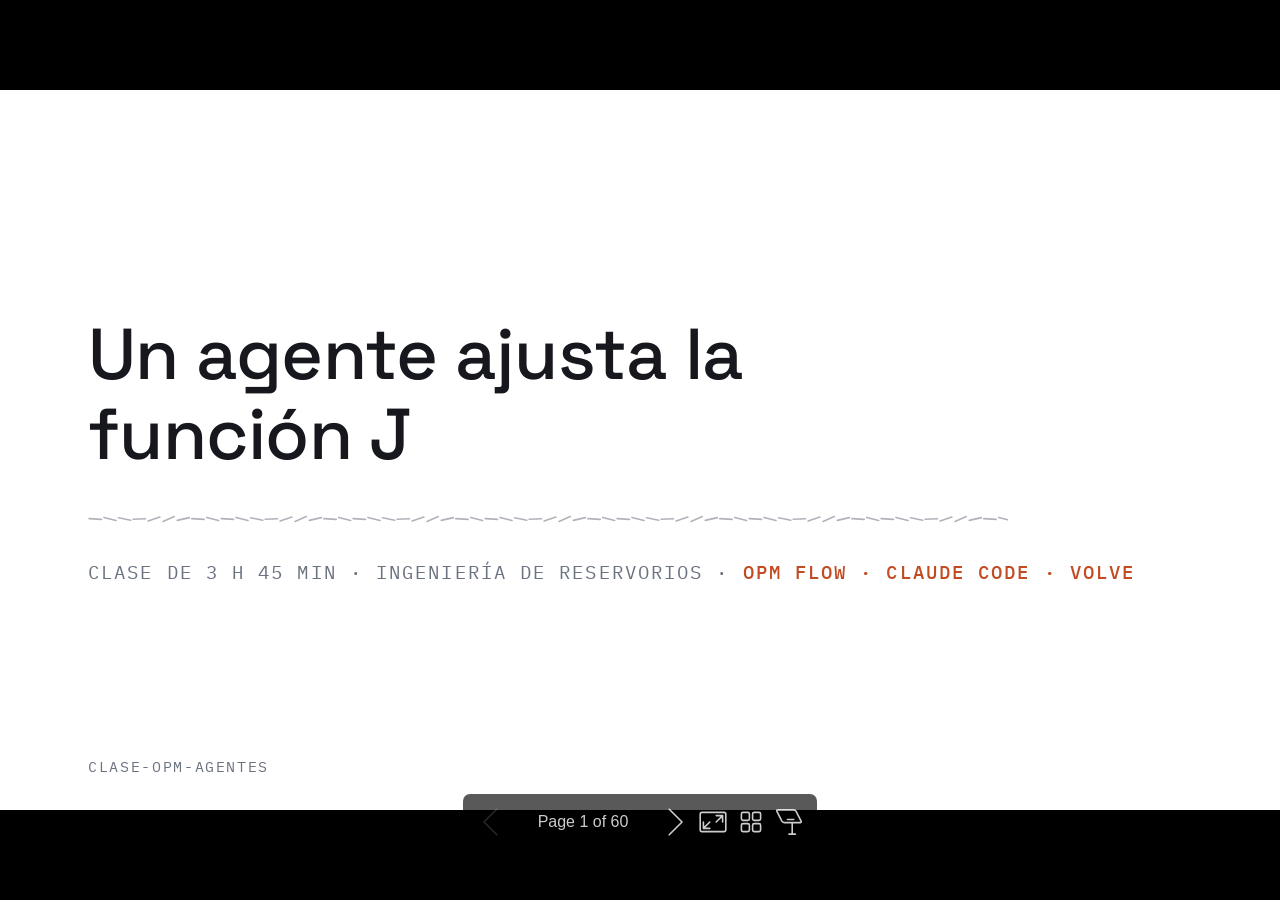
<file: clase.html>
<!DOCTYPE html><html lang="en-US"><head><title>Un agente ajusta la función J</title><meta property="og:title" content="Un agente ajusta la función J"><meta charset="UTF-8"><meta name="viewport" content="width=device-width,height=device-height,initial-scale=1.0"><meta name="apple-mobile-web-app-capable" content="yes"><meta http-equiv="X-UA-Compatible" content="ie=edge"><meta property="og:type" content="website"><meta name="twitter:card" content="summary"><style>@media screen{body[data-bespoke-view=""] .bespoke-marp-parent>.bespoke-marp-osc>button,body[data-bespoke-view=next] .bespoke-marp-parent>.bespoke-marp-osc>button,body[data-bespoke-view=overview] button.bespoke-marp-overview-close,body[data-bespoke-view=presenter] .bespoke-marp-presenter-container .bespoke-marp-presenter-info-container .bespoke-marp-presenter-info-page-area .bespoke-marp-presenter-info-page,body[data-bespoke-view=presenter] .bespoke-marp-presenter-container .bespoke-marp-presenter-info-container button,body[data-bespoke-view=presenter] .bespoke-marp-presenter-container .bespoke-marp-presenter-note-container button{appearance:none;background-color:initial;border:0;color:inherit;cursor:pointer;font-size:inherit;opacity:.8;outline:none;padding:0;transition:opacity .2s linear;-webkit-tap-highlight-color:transparent}body[data-bespoke-view=""] .bespoke-marp-parent>.bespoke-marp-osc>button:disabled,body[data-bespoke-view=next] .bespoke-marp-parent>.bespoke-marp-osc>button:disabled,body[data-bespoke-view=overview] button.bespoke-marp-overview-close:disabled,body[data-bespoke-view=presenter] .bespoke-marp-presenter-container .bespoke-marp-presenter-info-container .bespoke-marp-presenter-info-page-area .bespoke-marp-presenter-info-page:disabled,body[data-bespoke-view=presenter] .bespoke-marp-presenter-container .bespoke-marp-presenter-info-container button:disabled,body[data-bespoke-view=presenter] .bespoke-marp-presenter-container .bespoke-marp-presenter-note-container button:disabled{cursor:not-allowed;opacity:.15!important}body[data-bespoke-view=""] .bespoke-marp-parent>.bespoke-marp-osc>button:hover,body[data-bespoke-view=next] .bespoke-marp-parent>.bespoke-marp-osc>button:hover,body[data-bespoke-view=overview] button.bespoke-marp-overview-close:hover,body[data-bespoke-view=presenter] .bespoke-marp-presenter-container .bespoke-marp-presenter-info-container .bespoke-marp-presenter-info-page-area .bespoke-marp-presenter-info-page:hover,body[data-bespoke-view=presenter] .bespoke-marp-presenter-container .bespoke-marp-presenter-info-container button:hover,body[data-bespoke-view=presenter] .bespoke-marp-presenter-container .bespoke-marp-presenter-note-container button:hover{opacity:1}body[data-bespoke-view=""] .bespoke-marp-parent>.bespoke-marp-osc>button:hover:active,body[data-bespoke-view=next] .bespoke-marp-parent>.bespoke-marp-osc>button:hover:active,body[data-bespoke-view=overview] button.bespoke-marp-overview-close:hover:active,body[data-bespoke-view=presenter] .bespoke-marp-presenter-container .bespoke-marp-presenter-info-container .bespoke-marp-presenter-info-page-area .bespoke-marp-presenter-info-page:hover:active,body[data-bespoke-view=presenter] .bespoke-marp-presenter-container .bespoke-marp-presenter-info-container button:hover:active,body[data-bespoke-view=presenter] .bespoke-marp-presenter-container .bespoke-marp-presenter-note-container button:hover:active{opacity:.6}body[data-bespoke-view=""] .bespoke-marp-parent>.bespoke-marp-osc>button:hover:not(:disabled),body[data-bespoke-view=next] .bespoke-marp-parent>.bespoke-marp-osc>button:hover:not(:disabled),body[data-bespoke-view=overview] button.bespoke-marp-overview-close:hover:not(:disabled),body[data-bespoke-view=presenter] .bespoke-marp-presenter-container .bespoke-marp-presenter-info-container .bespoke-marp-presenter-info-page-area .bespoke-marp-presenter-info-page:hover:not(:disabled),body[data-bespoke-view=presenter] .bespoke-marp-presenter-container .bespoke-marp-presenter-info-container button:hover:not(:disabled),body[data-bespoke-view=presenter] .bespoke-marp-presenter-container .bespoke-marp-presenter-note-container button:hover:not(:disabled){transition:none}body[data-bespoke-view=""] .bespoke-marp-parent>.bespoke-marp-osc>button[data-bespoke-marp-osc=prev],body[data-bespoke-view=next] .bespoke-marp-parent>.bespoke-marp-osc>button[data-bespoke-marp-osc=prev],body[data-bespoke-view=presenter] .bespoke-marp-presenter-container .bespoke-marp-presenter-info-container button.bespoke-marp-presenter-info-page-prev{background:#0000 url("[data-uri]") no-repeat 50%;background-size:contain;overflow:hidden;text-indent:100%;white-space:nowrap}body[data-bespoke-view=""] .bespoke-marp-parent>.bespoke-marp-osc>button[data-bespoke-marp-osc=next],body[data-bespoke-view=next] .bespoke-marp-parent>.bespoke-marp-osc>button[data-bespoke-marp-osc=next],body[data-bespoke-view=presenter] .bespoke-marp-presenter-container .bespoke-marp-presenter-info-container button.bespoke-marp-presenter-info-page-next{background:#0000 url("[data-uri]") no-repeat 50%;background-size:contain;overflow:hidden;text-indent:100%;white-space:nowrap}:is(body[data-bespoke-view=""],body[data-bespoke-view=next]) .bespoke-marp-parent>.bespoke-marp-osc>button[data-bespoke-marp-osc=fullscreen]{background:#0000 url("[data-uri]") no-repeat 50%;background-size:contain;overflow:hidden;text-indent:100%;white-space:nowrap}:is(body[data-bespoke-view=""],body[data-bespoke-view=next]) .bespoke-marp-parent>.bespoke-marp-osc>button.exit[data-bespoke-marp-osc=fullscreen]{background-image:url("[data-uri]")}:is(body[data-bespoke-view=""],body[data-bespoke-view=next]) .bespoke-marp-parent>.bespoke-marp-osc>button[data-bespoke-marp-osc=presenter]{background:#0000 url("[data-uri]") no-repeat 50%;background-size:contain;overflow:hidden;text-indent:100%;white-space:nowrap}body[data-bespoke-view=overview] button.bespoke-marp-overview-close,body[data-bespoke-view=presenter] .bespoke-marp-presenter-container .bespoke-marp-presenter-note-container button.bespoke-marp-presenter-note-bigger{background:#0000 url("[data-uri]") no-repeat 50%;background-size:contain;overflow:hidden;text-indent:100%;white-space:nowrap}body[data-bespoke-view=presenter] .bespoke-marp-presenter-container .bespoke-marp-presenter-note-container button.bespoke-marp-presenter-note-smaller{background:#0000 url("[data-uri]") no-repeat 50%;background-size:contain;overflow:hidden;text-indent:100%;white-space:nowrap}:is(body[data-bespoke-view=""],body[data-bespoke-view=next]) .bespoke-marp-parent>.bespoke-marp-osc>button[data-bespoke-marp-osc=overview]{background:#0000 url("[data-uri]") no-repeat 50%;background-size:contain;overflow:hidden;text-indent:100%;white-space:nowrap}}@keyframes __bespoke_marp_transition_reduced_outgoing__{0%{opacity:1}to{opacity:0}}@keyframes __bespoke_marp_transition_reduced_incoming__{0%{mix-blend-mode:plus-lighter;opacity:0}to{mix-blend-mode:plus-lighter;opacity:1}}.bespoke-marp-note,.bespoke-marp-osc,.bespoke-progress-parent{display:none;transition:none}@media screen{::view-transition-group(*){animation-duration:var(--marp-bespoke-transition-animation-duration,.5s);animation-timing-function:ease}::view-transition-new(*),::view-transition-old(*){animation-delay:0s;animation-direction:var(--marp-bespoke-transition-animation-direction,normal);animation-duration:var(--marp-bespoke-transition-animation-duration,.5s);animation-fill-mode:both;animation-name:var(--marp-bespoke-transition-animation-name,var(--marp-bespoke-transition-animation-name-fallback,__bespoke_marp_transition_no_animation__));mix-blend-mode:normal}::view-transition-old(*){--marp-bespoke-transition-animation-name-fallback:__bespoke_marp_transition_reduced_outgoing__;animation-timing-function:ease}::view-transition-new(*){--marp-bespoke-transition-animation-name-fallback:__bespoke_marp_transition_reduced_incoming__;animation-timing-function:ease}::view-transition-new(root),::view-transition-old(root){animation-timing-function:linear}::view-transition-new(__bespoke_marp_transition_osc__),::view-transition-old(__bespoke_marp_transition_osc__){animation-duration:0s!important;animation-name:__bespoke_marp_transition_osc__!important}::view-transition-new(__bespoke_marp_transition_osc__){opacity:0!important}.bespoke-marp-transition-warming-up::view-transition-group(*),.bespoke-marp-transition-warming-up::view-transition-new(*),.bespoke-marp-transition-warming-up::view-transition-old(*){animation-play-state:paused!important}body,html{height:100%;margin:0}body{background:#000;overflow:hidden}svg.bespoke-marp-slide{content-visibility:hidden;interactivity:inert;opacity:0;pointer-events:none;z-index:-1}svg.bespoke-marp-slide:not(.bespoke-marp-active) *{view-transition-name:none!important}svg.bespoke-marp-slide.bespoke-marp-active{content-visibility:visible;interactivity:auto;opacity:1;pointer-events:auto;z-index:0}svg.bespoke-marp-slide.bespoke-marp-active.bespoke-marp-active-ready *{animation-name:__bespoke_marp__!important}@supports not (content-visibility:hidden){svg.bespoke-marp-slide[data-bespoke-marp-load=hideable]{display:none}svg.bespoke-marp-slide[data-bespoke-marp-load=hideable].bespoke-marp-active{display:block}}}@media screen and (prefers-reduced-motion:reduce){svg.bespoke-marp-slide *{view-transition-name:none!important}}@media screen{[data-bespoke-marp-fragment=inactive]{visibility:hidden}:is(body[data-bespoke-view=""],body[data-bespoke-view=next]) .bespoke-marp-parent{inset:0;position:absolute}:is(body[data-bespoke-view=""],body[data-bespoke-view=next]) .bespoke-marp-parent>.bespoke-marp-osc{background:#000000a6;border-radius:7px;bottom:50px;color:#fff;contain:paint;display:block;font-family:Helvetica,Arial,sans-serif;font-size:16px;left:50%;line-height:0;opacity:1;padding:12px;position:absolute;touch-action:manipulation;transform:translateX(-50%);transition:opacity .2s linear;-webkit-user-select:none;user-select:none;view-transition-name:__bespoke_marp_transition_osc__;white-space:nowrap;will-change:transform;z-index:1}:is(body[data-bespoke-view=""],body[data-bespoke-view=next]) .bespoke-marp-parent>.bespoke-marp-osc>:where(*){margin-left:6px}:is(body[data-bespoke-view=""],body[data-bespoke-view=next]) .bespoke-marp-parent>.bespoke-marp-osc>:where(*):where(:first-child){margin-left:0}:is(body[data-bespoke-view=""],body[data-bespoke-view=next]) .bespoke-marp-parent>.bespoke-marp-osc>span{opacity:.8}:is(body[data-bespoke-view=""],body[data-bespoke-view=next]) .bespoke-marp-parent>.bespoke-marp-osc>span[data-bespoke-marp-osc=page]{display:inline-block;min-width:140px;text-align:center}:is(body[data-bespoke-view=""],body[data-bespoke-view=next]) .bespoke-marp-parent>.bespoke-marp-osc>button[data-bespoke-marp-osc=fullscreen],:is(body[data-bespoke-view=""],body[data-bespoke-view=next]) .bespoke-marp-parent>.bespoke-marp-osc>button[data-bespoke-marp-osc=next],:is(body[data-bespoke-view=""],body[data-bespoke-view=next]) .bespoke-marp-parent>.bespoke-marp-osc>button[data-bespoke-marp-osc=overview],:is(body[data-bespoke-view=""],body[data-bespoke-view=next]) .bespoke-marp-parent>.bespoke-marp-osc>button[data-bespoke-marp-osc=presenter],:is(body[data-bespoke-view=""],body[data-bespoke-view=next]) .bespoke-marp-parent>.bespoke-marp-osc>button[data-bespoke-marp-osc=prev]{height:32px;line-height:32px;width:32px}:is(body[data-bespoke-view=""],body[data-bespoke-view=next]) .bespoke-marp-parent.bespoke-marp-inactive{cursor:none}:is(body[data-bespoke-view=""],body[data-bespoke-view=next]) .bespoke-marp-parent.bespoke-marp-inactive>.bespoke-marp-osc{opacity:0;pointer-events:none}:is(body[data-bespoke-view=""],body[data-bespoke-view=next]) svg.bespoke-marp-slide{height:100%;left:0;position:absolute;top:0;width:100%}body[data-bespoke-view=""] .bespoke-progress-parent{background:#222;display:flex;height:5px;width:100%}body[data-bespoke-view=""] .bespoke-progress-parent+:where(.bespoke-marp-parent){top:5px}body[data-bespoke-view=""] .bespoke-progress-parent .bespoke-progress-bar{background:#0288d1;flex:0 0 0;transition:flex-basis .2s cubic-bezier(0,1,1,1)}body[data-bespoke-view=next]{background:#0000}body[data-bespoke-view=presenter]{background:#161616}body[data-bespoke-view=presenter] .bespoke-marp-presenter-container{display:grid;font-family:Helvetica,Arial,sans-serif;grid-template:"current dragbar next" minmax(140px,1fr) "current dragbar note" 2fr "info    dragbar note" 3em;grid-template-columns:minmax(3px,var(--bespoke-marp-presenter-split-ratio,66%)) 0 minmax(3px,1fr);height:100%;left:0;position:absolute;top:0;width:100%}body[data-bespoke-view=presenter] .bespoke-marp-presenter-container :where(.bespoke-marp-parent){grid-area:current;overflow:hidden;position:relative}body[data-bespoke-view=presenter] .bespoke-marp-presenter-container :where(.bespoke-marp-parent) :where(svg.bespoke-marp-slide){height:calc(100% - 40px);left:20px;pointer-events:none;position:absolute;top:20px;-webkit-user-select:none;user-select:none;width:calc(100% - 40px)}body[data-bespoke-view=presenter] .bespoke-marp-presenter-container :where(.bespoke-marp-parent) :where(svg.bespoke-marp-slide).bespoke-marp-active{filter:drop-shadow(0 3px 10px rgba(0,0,0,.5))}body[data-bespoke-view=presenter] .bespoke-marp-presenter-container .bespoke-marp-presenter-dragbar-container{background:#0288d1;cursor:col-resize;grid-area:dragbar;margin-left:-3px;opacity:0;position:relative;transition:opacity .4s linear .1s;width:6px;z-index:10}body[data-bespoke-view=presenter] .bespoke-marp-presenter-container .bespoke-marp-presenter-dragbar-container:hover{opacity:1}body[data-bespoke-view=presenter] .bespoke-marp-presenter-container .bespoke-marp-presenter-dragbar-container.active{opacity:1;transition-delay:0s}body[data-bespoke-view=presenter] .bespoke-marp-presenter-container .bespoke-marp-presenter-next-container{background:#222;cursor:pointer;display:none;grid-area:next;overflow:hidden;position:relative}body[data-bespoke-view=presenter] .bespoke-marp-presenter-container .bespoke-marp-presenter-next-container.active{display:block}body[data-bespoke-view=presenter] .bespoke-marp-presenter-container .bespoke-marp-presenter-next-container iframe.bespoke-marp-presenter-next{background:#0000;border:0;display:block;filter:drop-shadow(0 3px 10px rgba(0,0,0,.5));height:calc(100% - 40px);left:20px;pointer-events:none;position:absolute;interactivity:inert;top:20px;-webkit-user-select:none;user-select:none;width:calc(100% - 40px)}body[data-bespoke-view=presenter] .bespoke-marp-presenter-container .bespoke-marp-presenter-note-container{background:#222;color:#eee;grid-area:note;position:relative;z-index:1}body[data-bespoke-view=presenter] .bespoke-marp-presenter-container .bespoke-marp-presenter-note-container button{height:1.5em;line-height:1.5em;width:1.5em}body[data-bespoke-view=presenter] .bespoke-marp-presenter-container .bespoke-marp-presenter-note-container .bespoke-marp-presenter-note-wrapper{display:block;inset:0;position:absolute}body[data-bespoke-view=presenter] .bespoke-marp-presenter-container .bespoke-marp-presenter-note-container .bespoke-marp-presenter-note-buttons{background:#000000a6;border-radius:4px;bottom:0;display:flex;gap:4px;margin:12px;opacity:0;padding:6px;pointer-events:none;position:absolute;right:0;transition:opacity .2s linear}body[data-bespoke-view=presenter] .bespoke-marp-presenter-container .bespoke-marp-presenter-note-container .bespoke-marp-presenter-note-buttons:focus-within,body[data-bespoke-view=presenter] .bespoke-marp-presenter-container .bespoke-marp-presenter-note-container .bespoke-marp-presenter-note-wrapper:focus-within+.bespoke-marp-presenter-note-buttons,body[data-bespoke-view=presenter] .bespoke-marp-presenter-container .bespoke-marp-presenter-note-container:hover .bespoke-marp-presenter-note-buttons{opacity:1;pointer-events:auto}body[data-bespoke-view=presenter] .bespoke-marp-presenter-container .bespoke-marp-presenter-note-container .bespoke-marp-note{box-sizing:border-box;font-size:calc(1.1em*var(--bespoke-marp-note-font-scale, 1));height:calc(100% - 40px);margin:20px;overflow:auto;padding-right:3px;white-space:pre-wrap;width:calc(100% - 40px);word-wrap:break-word;scrollbar-color:#eeeeee80 #0000;scrollbar-width:thin}body[data-bespoke-view=presenter] .bespoke-marp-presenter-container .bespoke-marp-presenter-note-container .bespoke-marp-note::-webkit-scrollbar{width:6px}body[data-bespoke-view=presenter] .bespoke-marp-presenter-container .bespoke-marp-presenter-note-container .bespoke-marp-note::-webkit-scrollbar-track{background:#0000}body[data-bespoke-view=presenter] .bespoke-marp-presenter-container .bespoke-marp-presenter-note-container .bespoke-marp-note::-webkit-scrollbar-thumb{background:#eeeeee80;border-radius:6px}body[data-bespoke-view=presenter] .bespoke-marp-presenter-container .bespoke-marp-presenter-note-container .bespoke-marp-note:empty{pointer-events:none}body[data-bespoke-view=presenter] .bespoke-marp-presenter-container .bespoke-marp-presenter-note-container .bespoke-marp-note.active{display:block}body[data-bespoke-view=presenter] .bespoke-marp-presenter-container .bespoke-marp-presenter-note-container .bespoke-marp-note p:first-child{margin-top:0}body[data-bespoke-view=presenter] .bespoke-marp-presenter-container .bespoke-marp-presenter-note-container .bespoke-marp-note p:last-child{margin-bottom:0}body[data-bespoke-view=presenter] .bespoke-marp-presenter-container .bespoke-marp-presenter-info-container{align-items:center;box-sizing:border-box;color:#eee;display:flex;flex-wrap:nowrap;grid-area:info;justify-content:center;overflow:hidden;padding:0 10px}body[data-bespoke-view=presenter] .bespoke-marp-presenter-container .bespoke-marp-presenter-info-container :is(.bespoke-marp-presenter-info-page-area,.bespoke-marp-presenter-info-time,.bespoke-marp-presenter-info-timer){box-sizing:border-box;display:block;padding:0 10px;white-space:nowrap;width:100%}body[data-bespoke-view=presenter] .bespoke-marp-presenter-container .bespoke-marp-presenter-info-container button{height:1.5em;line-height:1.5em;width:1.5em}body[data-bespoke-view=presenter] .bespoke-marp-presenter-container .bespoke-marp-presenter-info-container .bespoke-marp-presenter-info-page-area{order:2;text-align:center}body[data-bespoke-view=presenter] .bespoke-marp-presenter-container .bespoke-marp-presenter-info-container .bespoke-marp-presenter-info-page-area .bespoke-marp-presenter-info-page{display:inline-block;min-width:120px;text-align:center}body[data-bespoke-view=presenter] .bespoke-marp-presenter-container .bespoke-marp-presenter-info-container .bespoke-marp-presenter-info-time{color:#999;order:1;text-align:left}body[data-bespoke-view=presenter] .bespoke-marp-presenter-container .bespoke-marp-presenter-info-container .bespoke-marp-presenter-info-timer{color:#999;order:3;text-align:right}body[data-bespoke-view=presenter] .bespoke-marp-presenter-container .bespoke-marp-presenter-info-container .bespoke-marp-presenter-info-timer:hover{cursor:pointer}body[data-bespoke-view=overview]{background:#161616;overflow:auto}body[data-bespoke-view=overview] [data-bespoke-marp-fragment=inactive]{visibility:visible}body[data-bespoke-view=overview] .bespoke-marp-overview-header{backdrop-filter:blur(4px);background:#222222d9;box-shadow:0 3px 10px #00000080;box-sizing:border-box;display:flex;height:48px;inset:0 0 auto;justify-content:flex-end;padding:10px;position:fixed;z-index:1}body[data-bespoke-view=overview] button.bespoke-marp-overview-close{height:28px;line-height:28px;transform:rotate(45deg);width:28px}body[data-bespoke-view=overview] .bespoke-marp-parent{display:grid;gap:40px;grid-template-columns:repeat(auto-fit,minmax(0,240px));justify-content:space-around;padding:30px}body[data-bespoke-view=overview] .bespoke-marp-parent svg.bespoke-marp-slide{--bov-selected:#0000;--bov-focus:#161616;--bov-focus-outline:#0000;background-image:conic-gradient(#161616 0 0),conic-gradient(var(--bov-focus) 0 0),conic-gradient(var(--bov-focus-outline) 0 0),conic-gradient(var(--bov-selected) 0 0);background-position:5px 5px,3px 3px,2px 2px,0 0;background-repeat:no-repeat;background-size:calc(100% - 10px) calc(100% - 10px),calc(100% - 6px) calc(100% - 6px),calc(100% - 4px) calc(100% - 4px),100% 100%;content-visibility:visible;cursor:pointer;filter:drop-shadow(0 3px 10px rgba(0,0,0,.5));margin:-6px;padding:6px;interactivity:auto;opacity:1;outline:0;pointer-events:auto;scroll-margin-block:30px;width:100%;z-index:0}body[data-bespoke-view=overview] .bespoke-marp-parent svg.bespoke-marp-slide *,body[data-bespoke-view=overview] .bespoke-marp-parent svg.bespoke-marp-slide.bespoke-marp-active *{pointer-events:none;interactivity:inert}body[data-bespoke-view=overview] .bespoke-marp-parent :is(svg.bespoke-marp-slide:active,svg.bespoke-marp-slide:focus-visible,svg.bespoke-marp-slide:hover){--bov-focus-outline:#161616}body[data-bespoke-view=overview] .bespoke-marp-parent svg.bespoke-marp-slide:focus-visible,body[data-bespoke-view=overview] .bespoke-marp-parent svg.bespoke-marp-slide:hover{--bov-focus:#999}body[data-bespoke-view=overview] .bespoke-marp-parent svg.bespoke-marp-slide:active{--bov-focus:#eee}body[data-bespoke-view=overview] .bespoke-marp-parent svg.bespoke-marp-slide.bespoke-marp-active{--bov-selected:#0288d1}body[data-bespoke-view=overview]:has(.bespoke-marp-overview-header) .bespoke-marp-parent{padding-top:78px}body[data-bespoke-view=overview]:has(.bespoke-marp-overview-header) .bespoke-marp-parent svg.bespoke-marp-slide{scroll-margin-top:78px}.bespoke-marp-overview{background:#000000a6;inset:0;opacity:0;pointer-events:none;position:fixed;transition:opacity .1s ease;z-index:10}.bespoke-marp-overview iframe{background:#222;border:0;display:block;height:100%;left:0;position:absolute;top:0;width:100%}.bespoke-marp-overview[data-open="1"]{opacity:1;pointer-events:auto}}@media print{.bespoke-marp-overview,.bespoke-marp-presenter-info-container,.bespoke-marp-presenter-next-container,.bespoke-marp-presenter-note-container{display:none}}</style><style>div#\:\$p > svg > foreignObject > section{width:1280px;height:720px;box-sizing:border-box;overflow:hidden;position:relative;scroll-snap-align:center center;-webkit-text-size-adjust:100%;text-size-adjust:100%}div#\:\$p > svg > foreignObject > section::after{bottom:0;content:attr(data-marpit-pagination);padding:inherit;pointer-events:none;position:absolute;right:0}div#\:\$p > svg > foreignObject > section:not([data-marpit-pagination])::after{display:none}div#\:\$p > svg > foreignObject > section :where(:is(h1, marp-h1)){font-size:2em;margin-block:0.67em}div#\:\$p > svg > foreignObject > section section:where(:is(h1, marp-h1)){--marpit-root-font-size: 2em}div#\:\$p > svg > foreignObject > section video::-webkit-media-controls{will-change:transform}@page {size:1280px 720px;margin:0}@media print{html, body{background-color:#fff;margin:0;page-break-inside:avoid;break-inside:avoid-page}div#\:\$p > svg > foreignObject > section{page-break-before:always;break-before:page}div#\:\$p > svg > foreignObject > section, div#\:\$p > svg > foreignObject > section *{-webkit-print-color-adjust:exact!important;animation-delay:0s!important;animation-duration:0s!important;color-adjust:exact!important;print-color-adjust:exact!important;transition:none!important}div#\:\$p > svg[data-marpit-svg]{display:block;height:100vh;width:100vw}}@font-face {font-family:"IBM Plex Mono";font-style:normal;font-weight:400;font-display:block;src:url([data-uri]) format("woff2")}@font-face {font-family:"IBM Plex Mono";font-style:normal;font-weight:500;font-display:block;src:url([data-uri]) format("woff2")}@font-face {font-family:"IBM Plex Sans";font-style:normal;font-weight:400 600;font-display:block;src:url([data-uri]) format("woff2")}@font-face {font-family:"Space Grotesk";font-style:normal;font-weight:500 700;font-display:block;src:url([data-uri]) format("woff2")}div#\:\$p > svg > foreignObject > :where(section){container-type:size}div#\:\$p > svg > foreignObject > section img[data-marp-twemoji]{background:transparent;height:1em;margin:0 .05em 0 .1em;vertical-align:-.1em;width:1em}div#\:\$p > svg > foreignObject > :where(section):not([\20 root]){--bg: #ffffff;--surface-2: #f6f7f8;--border: #d9dce0;--border-soft: #e8eaed;--text: #16181d;--muted: #4a5361;--faint: #6b7280;--primary: #c24b22;--blue: #1f6a9b;--green: #147a5f;--gold: #8a6412;--near-black: #0f1012;--off-white: #f4f4f2;--disp: 'Space Grotesk', ui-sans-serif, system-ui, sans-serif;--body: 'IBM Plex Sans', ui-sans-serif, system-ui, sans-serif;--mono: 'IBM Plex Mono', ui-monospace, Menlo, monospace;--regla: url("data:image/svg+xml,%3Csvg%20xmlns%3D%22http%3A%2F%2Fwww.w3.org%2F2000%2Fsvg%22%20width%3D%22132%22%20height%3D%2220%22%20viewBox%3D%220%200%20132%2020%22%3E%3Cg%20stroke%3D%22%236e7480%22%20stroke-width%3D%221.6%22%20stroke-linecap%3D%22round%22%3E%3Cline%20x1%3D%221.1%22%20y1%3D%229.6%22%20x2%3D%2213.5%22%20y2%3D%2210.4%22%2F%3E%3Cline%20x1%3D%2216.0%22%20y1%3D%228.4%22%20x2%3D%2228.0%22%20y2%3D%2211.6%22%2F%3E%3Cline%20x1%3D%2230.6%22%20y1%3D%228.7%22%20x2%3D%2242.7%22%20y2%3D%2211.3%22%2F%3E%3Cline%20x1%3D%2245.1%22%20y1%3D%2210.3%22%20x2%3D%2257.5%22%20y2%3D%229.7%22%2F%3E%3Cline%20x1%3D%2260.1%22%20y1%3D%2212.0%22%20x2%3D%2271.9%22%20y2%3D%228.0%22%2F%3E%3Cline%20x1%3D%2275.0%22%20y1%3D%2212.5%22%20x2%3D%2286.3%22%20y2%3D%227.5%22%2F%3E%3Cline%20x1%3D%2289.3%22%20y1%3D%2211.4%22%20x2%3D%22101.4%22%20y2%3D%228.6%22%2F%3E%3Cline%20x1%3D%22103.8%22%20y1%3D%229.6%22%20x2%3D%22116.2%22%20y2%3D%2210.4%22%2F%3E%3Cline%20x1%3D%22118.7%22%20y1%3D%228.4%22%20x2%3D%22130.6%22%20y2%3D%2211.6%22%2F%3E%3C%2Fg%3E%3C%2Fsvg%3E");}div#\:\$p > svg > foreignObject > section{width:1280px;height:720px;padding:76px 88px 72px;background:var(--bg);color:var(--text);font-family:var(--body);font-size:27px;line-height:1.45;letter-spacing:0.002em;display:flex;flex-direction:column;justify-content:flex-start}div#\:\$p > svg > foreignObject > section{--marpit-root-font-size: 27px}div#\:\$p > svg > foreignObject > section :is(h1, marp-h1){font-family:var(--disp);font-weight:500;font-size:58px;line-height:1.12;letter-spacing:-0.01em;margin:0 0 24px}div#\:\$p > svg > foreignObject > section :is(h2, marp-h2){font-family:var(--disp);font-weight:500;font-size:42px;line-height:1.18;letter-spacing:-0.005em;margin:0 0 28px;max-width:22ch}div#\:\$p > svg > foreignObject > section :is(h3, marp-h3){font-family:var(--disp);font-weight:500;font-size:30px;line-height:1.25;margin:28px 0 12px}div#\:\$p > svg > foreignObject > section p{margin:0 0 20px;max-width:54ch}div#\:\$p > svg > foreignObject > section strong{font-weight:600}div#\:\$p > svg > foreignObject > section em{font-style:normal;color:var(--primary)}div#\:\$p > svg > foreignObject > section a{color:var(--primary);text-decoration-thickness:1px;text-underline-offset:3px}div#\:\$p > svg > foreignObject > section ul, div#\:\$p > svg > foreignObject > section ol{margin:0 0 20px;padding-left:0;max-width:52ch}div#\:\$p > svg > foreignObject > section ul{list-style:none}div#\:\$p > svg > foreignObject > section ul > li{position:relative;padding-left:34px;margin-bottom:16px}div#\:\$p > svg > foreignObject > section ul > li::before{content:'—';position:absolute;left:0;color:var(--primary)}div#\:\$p > svg > foreignObject > section ol{padding-left:34px}div#\:\$p > svg > foreignObject > section ol > li{margin-bottom:16px}div#\:\$p > svg > foreignObject > section li::marker{color:var(--faint)}div#\:\$p > svg > foreignObject > section li > ul, div#\:\$p > svg > foreignObject > section li > ol{margin:12px 0 0}div#\:\$p > svg > foreignObject > section li > ul > li{font-size:0.88em;color:var(--muted);margin-bottom:8px}div#\:\$p > svg > foreignObject > section code{font-family:var(--mono);font-size:0.86em;background:var(--surface-2);border:1px solid var(--border-soft);border-radius:5px;padding:2px 7px}div#\:\$p > svg > foreignObject > section :is(pre, marp-pre){font-family:var(--mono);font-size:22px;line-height:1.5;background:var(--surface-2);border:1px solid var(--border-soft);border-radius:10px;padding:24px 28px;overflow:hidden}div#\:\$p > svg > foreignObject > section :is(pre, marp-pre) code{background:none;border:none;padding:0;font-size:inherit}div#\:\$p > svg > foreignObject > section blockquote{border-left:3px solid var(--primary);padding-left:26px;margin:0 0 20px;color:var(--muted);max-width:42ch}div#\:\$p > svg > foreignObject > section table{border-collapse:collapse;font-size:23px;line-height:1.35;width:100%}div#\:\$p > svg > foreignObject > section th{font-family:var(--mono);font-size:15px;font-weight:500;letter-spacing:0.13em;text-transform:uppercase;color:var(--faint);text-align:left;padding:0 20px 12px 0;border-bottom:1px solid var(--border)}div#\:\$p > svg > foreignObject > section td{padding:14px 20px 14px 0;border-bottom:1px solid var(--border-soft);vertical-align:top}div#\:\$p > svg > foreignObject > section tr:last-child td{border-bottom:none}div#\:\$p > svg > foreignObject > section td:nth-child(2){font-family:var(--mono);font-size:20px;color:var(--muted);white-space:nowrap}div#\:\$p > svg > foreignObject > section.agenda{padding-top:56px}div#\:\$p > svg > foreignObject > section.agenda :is(h2, marp-h2){margin-bottom:14px}div#\:\$p > svg > foreignObject > section.agenda table{font-size:18px;line-height:1.3}div#\:\$p > svg > foreignObject > section.agenda th{font-size:13px;padding:0 16px 6px 0}div#\:\$p > svg > foreignObject > section.agenda td{padding:5px 16px 5px 0}div#\:\$p > svg > foreignObject > section.agenda td:nth-child(2){font-size:16px}div#\:\$p > svg > foreignObject > section img{display:block}div#\:\$p > svg > foreignObject > section header, div#\:\$p > svg > foreignObject > section footer, div#\:\$p > svg > foreignObject > section::after{font-family:var(--mono);font-size:15px;font-weight:400;letter-spacing:0.11em;text-transform:uppercase;color:var(--faint)}div#\:\$p > svg > foreignObject > section::after{--marpit-root-font-size: 15px}div#\:\$p > svg > foreignObject > section header{position:absolute;top:34px;left:88px;right:88px}div#\:\$p > svg > foreignObject > section header strong{color:var(--primary);font-weight:500}div#\:\$p > svg > foreignObject > section footer{position:absolute;bottom:32px;left:88px}div#\:\$p > svg > foreignObject > section::after{bottom:32px;right:88px;left:auto;padding:0;content:attr(data-marpit-pagination) ' / ' attr(data-marpit-pagination-total)}div#\:\$p > svg > foreignObject > section.portada{justify-content:center;padding:76px 88px}div#\:\$p > svg > foreignObject > section.portada :is(h1, marp-h1){font-size:72px;max-width:20ch;margin-bottom:0}div#\:\$p > svg > foreignObject > section.portada :is(h1, marp-h1)::after{content:'';display:block;height:20px;margin:34px 0 30px;opacity:0.55;background:var(--regla) repeat-x left center / 132px 20px}div#\:\$p > svg > foreignObject > section.portada p{font-family:var(--mono);font-size:19px;letter-spacing:0.11em;text-transform:uppercase;color:var(--faint);max-width:none;margin:0}div#\:\$p > svg > foreignObject > section.portada strong{color:var(--primary);font-weight:500}div#\:\$p > svg > foreignObject > section.portada img{position:absolute;right:88px;bottom:76px}div#\:\$p > svg > foreignObject > section.portada header{display:none}div#\:\$p > svg > foreignObject > section.portada[data-marpit-pagination]::after{display:none}div#\:\$p > svg > foreignObject > section.seccion{background:var(--near-black);color:var(--off-white);justify-content:center}div#\:\$p > svg > foreignObject > section.seccion :is(h2, marp-h2){font-size:60px;color:var(--off-white);margin-bottom:18px;max-width:20ch}div#\:\$p > svg > foreignObject > section.seccion p{font-family:var(--mono);font-size:19px;letter-spacing:0.11em;text-transform:uppercase;color:#9aa0aa;max-width:none;margin:0}div#\:\$p > svg > foreignObject > section.seccion strong{color:#ff9576;font-weight:500}div#\:\$p > svg > foreignObject > section.seccion header, div#\:\$p > svg > foreignObject > section.seccion footer{color:#6e7480}div#\:\$p > svg > foreignObject > section.seccion::after{color:#6e7480}div#\:\$p > svg > foreignObject > section.panel{justify-content:center;align-items:center;text-align:center;background:var(--surface-2)}div#\:\$p > svg > foreignObject > section.panel :is(h2, marp-h2){font-size:50px;max-width:24ch;margin-bottom:26px}div#\:\$p > svg > foreignObject > section.panel p{max-width:40ch;color:var(--muted)}div#\:\$p > svg > foreignObject > section.panel code{font-size:30px;font-weight:500;background:var(--bg);border-color:var(--border);padding:12px 22px;color:var(--primary)}div#\:\$p > svg > foreignObject > section.panel img{margin:30px auto 0}div#\:\$p > svg > foreignObject > section.panel p:has(code){max-width:none}div#\:\$p > svg > foreignObject > section.panel code{white-space:nowrap}div#\:\$p > svg > foreignObject > section.panel ul{text-align:left}div#\:\$p > svg > foreignObject > section.cita{justify-content:center;padding:76px 120px}div#\:\$p > svg > foreignObject > section.cita :is(h2, marp-h2){font-size:56px;line-height:1.2;max-width:24ch;margin:0}div#\:\$p > svg > foreignObject > section.cita p{font-size:30px;color:var(--muted);max-width:38ch;margin:30px 0 0}div#\:\$p > svg > foreignObject > section.cita strong{color:var(--primary);font-weight:500}div#\:\$p > svg > foreignObject > section.cita header, div#\:\$p > svg > foreignObject > section.cita footer{display:none}div#\:\$p > svg > foreignObject > section.cita[data-marpit-pagination]::after{display:none}div#\:\$p > svg > foreignObject > section.figura{padding:56px 72px 60px}div#\:\$p > svg > foreignObject > section.figura :is(h2, marp-h2){font-size:36px;margin-bottom:14px;max-width:none}div#\:\$p > svg > foreignObject > section.figura p{max-width:none;margin:0}div#\:\$p > svg > foreignObject > section.figura img{width:100%;height:480px;object-fit:contain;margin:0 auto}div#\:\$p > svg > foreignObject > section.figura p:not(:has(img)){font-size:20px;color:var(--muted);margin-top:12px}div#\:\$p > svg > foreignObject > section.dupla{display:grid;grid-template-columns:1fr 1fr;grid-template-rows:auto auto 1fr;grid-auto-flow:column;column-gap:56px;align-content:start}div#\:\$p > svg > foreignObject > section.dupla :is(h2, marp-h2){grid-column:1 / -1;grid-row:1}div#\:\$p > svg > foreignObject > section.dupla :is(h3, marp-h3){margin:0 0 10px;color:var(--primary)}div#\:\$p > svg > foreignObject > section.dupla p{font-size:22px;line-height:1.45;max-width:none}div#\:\$p > svg > foreignObject > section.acentos ul > li:nth-child(2)::before{color:var(--blue)}div#\:\$p > svg > foreignObject > section.acentos ul > li:nth-child(3)::before{color:var(--green)}div#\:\$p > svg > foreignObject > section.acentos ul > li:nth-child(4)::before{color:var(--gold)}div#\:\$p > svg > foreignObject > section[data-marpit-scope-ZZjSXLID] :is(pre, marp-pre){font-size:15.5px;line-height:1.32}div#\:\$p > svg > foreignObject > section[data-marpit-scope-ZZjSXLID] :is(h2, marp-h2){margin-bottom:10px}div#\:\$p > svg > foreignObject > section[data-marpit-scope-XbHMvth6] :is(pre, marp-pre){font-size:15.5px;line-height:1.32}div#\:\$p > svg > foreignObject > section[data-marpit-scope-XbHMvth6] :is(h2, marp-h2){margin-bottom:10px}div#\:\$p > svg > foreignObject > section[data-marpit-scope-kuLOfO5G] table{font-size:19px;line-height:1.3;width:100%}div#\:\$p > svg > foreignObject > section[data-marpit-scope-kuLOfO5G] td{padding:8px 14px 8px 0}div#\:\$p > svg > foreignObject > section[data-marpit-scope-kuLOfO5G] td:nth-child(2){font-family:inherit;font-size:19px;color:inherit;white-space:normal}div#\:\$p > svg > foreignObject > section[data-marpit-scope-kuLOfO5G] :is(h2, marp-h2){margin-bottom:8px;max-width:none}div#\:\$p > svg > foreignObject > section[data-marpit-scope-ooajEQq6] table{font-size:19px;line-height:1.3;width:100%}div#\:\$p > svg > foreignObject > section[data-marpit-scope-ooajEQq6] td{padding:8px 14px 8px 0}div#\:\$p > svg > foreignObject > section[data-marpit-scope-ooajEQq6] td:nth-child(2){font-family:inherit;font-size:19px;color:inherit;white-space:normal}div#\:\$p > svg > foreignObject > section[data-marpit-scope-ooajEQq6] :is(h2, marp-h2){margin-bottom:8px;max-width:none}div#\:\$p > svg > foreignObject > section[data-marpit-scope-MPa04wn1] table{font-size:19px;line-height:1.3;width:100%}div#\:\$p > svg > foreignObject > section[data-marpit-scope-MPa04wn1] td{padding:8px 14px 8px 0}div#\:\$p > svg > foreignObject > section[data-marpit-scope-MPa04wn1] td:nth-child(2){font-family:inherit;font-size:19px;color:inherit;white-space:normal}div#\:\$p > svg > foreignObject > section[data-marpit-scope-MPa04wn1] :is(h2, marp-h2){margin-bottom:8px;max-width:none}div#\:\$p > svg > foreignObject > section[data-marpit-advanced-background="background"]{columns:initial!important;display:block!important;padding:0!important}div#\:\$p > svg > foreignObject > section[data-marpit-advanced-background="background"]::before, div#\:\$p > svg > foreignObject > section[data-marpit-advanced-background="background"]::after, div#\:\$p > svg > foreignObject > section[data-marpit-advanced-background="content"]::before, div#\:\$p > svg > foreignObject > section[data-marpit-advanced-background="content"]::after{display:none!important}div#\:\$p > svg > foreignObject > section[data-marpit-advanced-background="background"] > div[data-marpit-advanced-background-container]{all:initial;display:flex;flex-direction:row;height:100%;overflow:hidden;width:100%}div#\:\$p > svg > foreignObject > section[data-marpit-advanced-background="background"] > div[data-marpit-advanced-background-container][data-marpit-advanced-background-direction="vertical"]{flex-direction:column}div#\:\$p > svg > foreignObject > section[data-marpit-advanced-background="background"][data-marpit-advanced-background-split] > div[data-marpit-advanced-background-container]{width:var(--marpit-advanced-background-split, 50%)}div#\:\$p > svg > foreignObject > section[data-marpit-advanced-background="background"][data-marpit-advanced-background-split="right"] > div[data-marpit-advanced-background-container]{margin-left:calc(100% - var(--marpit-advanced-background-split, 50%))}div#\:\$p > svg > foreignObject > section[data-marpit-advanced-background="background"] > div[data-marpit-advanced-background-container] > figure{all:initial;background-position:center;background-repeat:no-repeat;background-size:cover;flex:auto;margin:0}div#\:\$p > svg > foreignObject > section[data-marpit-advanced-background="background"] > div[data-marpit-advanced-background-container] > figure > figcaption{position:absolute;border:0;clip:rect(0, 0, 0, 0);height:1px;margin:-1px;overflow:hidden;padding:0;white-space:nowrap;width:1px}div#\:\$p > svg > foreignObject > section[data-marpit-advanced-background="content"], div#\:\$p > svg > foreignObject > section[data-marpit-advanced-background="pseudo"]{background:transparent!important}div#\:\$p > svg > foreignObject > section[data-marpit-advanced-background="pseudo"], div#\:\$p > svg[data-marpit-svg] > foreignObject[data-marpit-advanced-background="pseudo"]{pointer-events:none!important}div#\:\$p > svg > foreignObject > section[data-marpit-advanced-background-split]{width:100%;height:100%}
</style></head><body><div class="bespoke-marp-osc"><button data-bespoke-marp-osc="prev" tabindex="-1" title="Previous slide">Previous slide</button><span data-bespoke-marp-osc="page"></span><button data-bespoke-marp-osc="next" tabindex="-1" title="Next slide">Next slide</button><button data-bespoke-marp-osc="fullscreen" tabindex="-1" title="Toggle fullscreen (f)">Toggle fullscreen</button><button data-bespoke-marp-osc="overview" tabindex="-1" title="Toggle overview view (o)">Toggle overview view</button><button data-bespoke-marp-osc="presenter" tabindex="-1" title="Open presenter view (p)">Open presenter view</button></div><div id=":$p"><svg data-marpit-svg="" viewBox="0 0 1280 720"><foreignObject width="1280" height="720"><section id="1" data-paginate="true" data-header="Simulación numérica con agentes · **OPM Flow sobre Volve**" data-footer="clase-opm-agentes" data-class="portada" data-theme="podeley" lang="en-US" class="portada" data-marpit-pagination="1" style="--paginate:true;--header:Simulación numérica con agentes · **OPM Flow sobre Volve**;--footer:clase-opm-agentes;--class:portada;--theme:podeley;" data-marpit-pagination-total="60">
<header>Simulación numérica con agentes · <strong>OPM Flow sobre Volve</strong></header>

<h1 id="un-agente-ajusta-la-funci%C3%B3n-j">Un agente ajusta la función J</h1>
<p>Clase de 3 h 45 min · ingeniería de reservorios · <strong>OPM Flow · Claude Code · Volve</strong></p>
<footer>clase-opm-agentes</footer>
</section>
</foreignObject></svg><svg data-marpit-svg="" viewBox="0 0 1280 720"><foreignObject width="1280" height="720"><section id="2" data-paginate="true" data-header="Simulación numérica con agentes · **OPM Flow sobre Volve**" data-footer="clase-opm-agentes" data-class="agenda" data-theme="podeley" lang="en-US" class="agenda" data-marpit-pagination="2" style="--paginate:true;--header:Simulación numérica con agentes · **OPM Flow sobre Volve**;--footer:clase-opm-agentes;--class:agenda;--theme:podeley;" data-marpit-pagination-total="60">
<header>Simulación numérica con agentes · <strong>OPM Flow sobre Volve</strong></header>

<h2 id="hoy">Hoy</h2>
<table>
<thead>
<tr>
<th>Bloque</th>
<th>Tiempo</th>
<th>Qué hacemos</th>
</tr>
</thead>
<tbody>
<tr>
<td>El campo y el dataset</td>
<td>25 min</td>
<td>Mapa, superficies, secciones, producción y qué pozos sirven para ajustar y cuáles para controlar</td>
</tr>
<tr>
<td>Lectura rápida de perfiles</td>
<td>20 min</td>
<td>Arenas, porosidad, agua como BVW, agua irreducible y agua móvil</td>
</tr>
<tr>
<td>PVT y presiones</td>
<td>15 min</td>
<td>Densidades, gradientes y los tres contactos que circulan</td>
</tr>
<tr>
<td>Instalación</td>
<td>20 min</td>
<td>OPM Flow en un contenedor, el entorno de Python y Claude Code</td>
</tr>
<tr>
<td>Pausa</td>
<td>10 min</td>
<td></td>
</tr>
<tr>
<td>Repaso de J y el deck</td>
<td>25 min</td>
<td>Qué es la función J; el agente lee el deck y muestra dónde vive el ajuste</td>
</tr>
<tr>
<td>Ajuste de J</td>
<td>40 min</td>
<td>Una J, el modelo del operador y su forma reajustada; los dos pozos de control</td>
</tr>
<tr>
<td>Pausa</td>
<td>10 min</td>
<td>El loop queda corriendo</td>
</tr>
<tr>
<td>Loop con hipótesis a la vista</td>
<td>30 min</td>
<td>El agente prueba variantes solo y escribe cada hipótesis antes de correr</td>
</tr>
<tr>
<td>El contacto de F-4</td>
<td>15 min</td>
<td>Contacto inclinado contra agua colgada en una cubeta de la base</td>
</tr>
<tr>
<td>Controles y cierre</td>
<td>15 min</td>
<td>Qué revisa y firma el ingeniero, y los límites de lo que vimos</td>
</tr>
</tbody>
</table>
<footer>clase-opm-agentes</footer>
</section>
</foreignObject></svg><svg data-marpit-svg="" viewBox="0 0 1280 720"><foreignObject width="1280" height="720"><section id="3" data-paginate="true" data-header="Simulación numérica con agentes · **OPM Flow sobre Volve**" data-footer="clase-opm-agentes" data-class="seccion" data-theme="podeley" lang="en-US" class="seccion" data-marpit-pagination="3" style="--paginate:true;--header:Simulación numérica con agentes · **OPM Flow sobre Volve**;--footer:clase-opm-agentes;--class:seccion;--theme:podeley;" data-marpit-pagination-total="60">
<header>Simulación numérica con agentes · <strong>OPM Flow sobre Volve</strong></header>

<h2 id="el-campo-y-el-dataset">El campo y el dataset</h2>
<p>Bloque 1 de 9 · <strong>25 min</strong></p>
<footer>clase-opm-agentes</footer>
</section>
</foreignObject></svg><svg data-marpit-svg="" viewBox="0 0 1280 720"><foreignObject width="1280" height="720"><section id="4" data-paginate="true" data-header="Simulación numérica con agentes · **OPM Flow sobre Volve**" data-footer="clase-opm-agentes" data-theme="podeley" lang="en-US" data-marpit-pagination="4" style="--paginate:true;--header:Simulación numérica con agentes · **OPM Flow sobre Volve**;--footer:clase-opm-agentes;--theme:podeley;" data-marpit-pagination-total="60">
<header>Simulación numérica con agentes · <strong>OPM Flow sobre Volve</strong></header>
<h2 id="volve-en-un-minuto">Volve, en un minuto</h2>
<ul>
<li>Campo de petróleo del mar del Norte noruego, cinco kilómetros al norte de Sleipner Øst, con 80 m de agua</li>
<li>Descubierto en 1993; produjo de 2008 a 2016 con <strong>inyección de agua</strong></li>
<li>Reservorio: arenisca del Jurásico Medio, <strong>Formación Hugin</strong>, entre 2,700 y 3,100 m</li>
<li>10.0 millones de Sm³ de petróleo producidos; el operador informó 54% de recuperación</li>
</ul>
<footer>clase-opm-agentes</footer>
</section>
</foreignObject></svg><svg data-marpit-svg="" viewBox="0 0 1280 720"><foreignObject width="1280" height="720"><section id="5" data-paginate="true" data-header="Simulación numérica con agentes · **OPM Flow sobre Volve**" data-footer="clase-opm-agentes" data-class="figura" data-theme="podeley" lang="en-US" class="figura" data-marpit-pagination="5" style="--paginate:true;--header:Simulación numérica con agentes · **OPM Flow sobre Volve**;--footer:clase-opm-agentes;--class:figura;--theme:podeley;" data-marpit-pagination-total="60">
<header>Simulación numérica con agentes · <strong>OPM Flow sobre Volve</strong></header>

<h2 id="d%C3%B3nde-est%C3%A1n-los-pozos">Dónde están los pozos</h2>
<p><img src="img/mapa-hugin.png" alt="Mapa del tope de la Formación Hugin con los siete pozos del ejercicio y la entrada de otros once pozos al reservorio" /></p>
<p>Cada pozo tiene un color y lo conserva en todas las figuras de la clase.</p>
<footer>clase-opm-agentes</footer>
</section>
</foreignObject></svg><svg data-marpit-svg="" viewBox="0 0 1280 720"><foreignObject width="1280" height="720"><section id="6" data-paginate="true" data-header="Simulación numérica con agentes · **OPM Flow sobre Volve**" data-footer="clase-opm-agentes" data-class="figura" data-theme="podeley" lang="en-US" class="figura" data-marpit-pagination="6" style="--paginate:true;--header:Simulación numérica con agentes · **OPM Flow sobre Volve**;--footer:clase-opm-agentes;--class:figura;--theme:podeley;" data-marpit-pagination-total="60">
<header>Simulación numérica con agentes · <strong>OPM Flow sobre Volve</strong></header>

<h2 id="las-superficies-del-conjunto">Las superficies del conjunto</h2>
<p><img src="img/superficies.png" alt="Mapas de la discordancia de la base del Cretácico, el tope y la base de la Formación Hugin, y el espesor del Hugin" /></p>
<p>Tres horizontes en la misma escala de profundidad, y el espesor del Hugin entre dos de ellos.</p>
<footer>clase-opm-agentes</footer>
</section>
</foreignObject></svg><svg data-marpit-svg="" viewBox="0 0 1280 720"><foreignObject width="1280" height="720"><section id="7" data-paginate="true" data-header="Simulación numérica con agentes · **OPM Flow sobre Volve**" data-footer="clase-opm-agentes" data-class="figura" data-theme="podeley" lang="en-US" class="figura" data-marpit-pagination="7" style="--paginate:true;--header:Simulación numérica con agentes · **OPM Flow sobre Volve**;--footer:clase-opm-agentes;--class:figura;--theme:podeley;" data-marpit-pagination-total="60">
<header>Simulación numérica con agentes · <strong>OPM Flow sobre Volve</strong></header>

<h2 id="los-siete-pozos-en-secci%C3%B3n">Los siete pozos, en sección</h2>
<p><img src="img/secciones.png" alt="Sección a lo largo de cada pozo con la discordancia, el tope y la base del Hugin, y la trayectoria coloreada por saturación de agua" /></p>
<p>Claro es petróleo, oscuro es agua. Solo el tramo dentro del Hugin entra al modelo.</p>
<footer>clase-opm-agentes</footer>
</section>
</foreignObject></svg><svg data-marpit-svg="" viewBox="0 0 1280 720"><foreignObject width="1280" height="720"><section id="8" data-paginate="true" data-header="Simulación numérica con agentes · **OPM Flow sobre Volve**" data-footer="clase-opm-agentes" data-class="figura" data-theme="podeley" lang="en-US" class="figura" data-marpit-pagination="8" style="--paginate:true;--header:Simulación numérica con agentes · **OPM Flow sobre Volve**;--footer:clase-opm-agentes;--class:figura;--theme:podeley;" data-marpit-pagination-total="60">
<header>Simulación numérica con agentes · <strong>OPM Flow sobre Volve</strong></header>

<h2 id="qu%C3%A9-pozos-muestran-el-estado-inicial">Qué pozos muestran el estado inicial</h2>
<p><img src="img/produccion.png" alt="Producción mensual de petróleo y agua e inyección de agua del campo, de 2008 a 2016, con las fechas de perfilaje de los pozos de control" /></p>
<p>Primer petróleo: 12 de febrero de 2008. F-5 se perfiló con el 5% del petróleo final producido; F-11 B, con el 77%.</p>
<footer>clase-opm-agentes</footer>
</section>
</foreignObject></svg><svg data-marpit-svg="" viewBox="0 0 1280 720"><foreignObject width="1280" height="720"><section id="9" data-paginate="true" data-header="Simulación numérica con agentes · **OPM Flow sobre Volve**" data-footer="clase-opm-agentes" data-theme="podeley" lang="en-US" data-marpit-pagination="9" style="--paginate:true;--header:Simulación numérica con agentes · **OPM Flow sobre Volve**;--footer:clase-opm-agentes;--theme:podeley;" data-marpit-pagination-total="60">
<header>Simulación numérica con agentes · <strong>OPM Flow sobre Volve</strong></header>
<h2 id="cinco-pozos-para-ajustar-dos-de-control">Cinco pozos para ajustar, dos de control</h2>
<table>
<thead>
<tr>
<th>Pozo</th>
<th>Perfilado</th>
<th>Hugin (m TVDSS)</th>
<th style="text-align:right">Arena neta</th>
<th>Rol</th>
</tr>
</thead>
<tbody>
<tr>
<td>15/9-19 SR</td>
<td>1993</td>
<td>2,861 a 2,880</td>
<td style="text-align:right">23 m</td>
<td>Ajuste</td>
</tr>
<tr>
<td>15/9-19 A</td>
<td>1997</td>
<td>3,013 a 3,101</td>
<td style="text-align:right">88 m</td>
<td>Ajuste</td>
</tr>
<tr>
<td>15/9-19 BT2</td>
<td>1998</td>
<td>3,149 a 3,275</td>
<td style="text-align:right">128 m</td>
<td>Ajuste, todo en agua</td>
</tr>
<tr>
<td>15/9-F-12</td>
<td>2007</td>
<td>2,818 a 2,910</td>
<td style="text-align:right">126 m</td>
<td>Ajuste</td>
</tr>
<tr>
<td>15/9-F-4</td>
<td>7 y 11 de febrero de 2008</td>
<td>2,931 a 3,033</td>
<td style="text-align:right">165 m</td>
<td>Ajuste</td>
</tr>
<tr>
<td>15/9-F-5</td>
<td>Fines de julio de 2008</td>
<td>3,000 a 3,144</td>
<td style="text-align:right">215 m</td>
<td>Control inicial: 5% producido</td>
</tr>
<tr>
<td>15/9-F-11 B</td>
<td>A mediados de 2013</td>
<td>2,829 a 3,171</td>
<td style="text-align:right">431 m</td>
<td>Control barrido: 77% producido</td>
</tr>
</tbody>
</table>
<footer>clase-opm-agentes</footer>
</section>
</foreignObject></svg><svg data-marpit-svg="" viewBox="0 0 1280 720"><foreignObject width="1280" height="720"><section id="10" data-paginate="true" data-header="Simulación numérica con agentes · **OPM Flow sobre Volve**" data-footer="clase-opm-agentes" data-theme="podeley" lang="en-US" data-marpit-pagination="10" style="--paginate:true;--header:Simulación numérica con agentes · **OPM Flow sobre Volve**;--footer:clase-opm-agentes;--theme:podeley;" data-marpit-pagination-total="60">
<header>Simulación numérica con agentes · <strong>OPM Flow sobre Volve</strong></header>
<h2 id="qu%C3%A9-trae-el-conjunto-y-qu%C3%A9-usamos">Qué trae el conjunto y qué usamos</h2>
<table>
<thead>
<tr>
<th>El conjunto completo</th>
<th>Lo que usa la clase</th>
</tr>
</thead>
<tbody>
<tr>
<td>Unos 40,000 archivos, cerca de 5 TB</td>
<td>27 archivos, 53 MB</td>
</tr>
<tr>
<td>Sísmica 3D y 4D</td>
<td></td>
</tr>
<tr>
<td>Modelos estático y dinámico</td>
<td>El deck de campo, solo para leerlo</td>
</tr>
<tr>
<td>Perfiles de pozo, crudos e interpretados</td>
<td>Interpretado de 7 pozos, crudos de 2</td>
</tr>
<tr>
<td>Trayectorias, topes y superficies</td>
<td>4 trayectorias, los topes, 3 horizontes</td>
</tr>
<tr>
<td>Producción, presiones e informes</td>
<td>La mensual, 1 ensayo de presión, 2 informes</td>
</tr>
</tbody>
</table>
<footer>clase-opm-agentes</footer>
</section>
</foreignObject></svg><svg data-marpit-svg="" viewBox="0 0 1280 720"><foreignObject width="1280" height="720"><section id="11" data-paginate="true" data-header="Simulación numérica con agentes · **OPM Flow sobre Volve**" data-footer="clase-opm-agentes" data-class="figura" data-theme="podeley" lang="en-US" class="figura" data-marpit-pagination="11" style="--paginate:true;--header:Simulación numérica con agentes · **OPM Flow sobre Volve**;--footer:clase-opm-agentes;--class:figura;--theme:podeley;" data-marpit-pagination-total="60">
<header>Simulación numérica con agentes · <strong>OPM Flow sobre Volve</strong></header>

<h2 id="lo-que-hay-que-reproducir">Lo que hay que reproducir</h2>
<p><img src="img/sw-profundidad.png" alt="Saturación de agua de la arena neta del Hugin contra profundidad en los cinco pozos de ajuste" /></p>
<p>Cinco pozos en una sola escala de profundidad: 450 m entre el más alto y el más bajo.</p>
<footer>clase-opm-agentes</footer>
</section>
</foreignObject></svg><svg data-marpit-svg="" viewBox="0 0 1280 720"><foreignObject width="1280" height="720"><section id="12" data-paginate="true" data-header="Simulación numérica con agentes · **OPM Flow sobre Volve**" data-footer="clase-opm-agentes" data-class="seccion" data-theme="podeley" lang="en-US" class="seccion" data-marpit-pagination="12" style="--paginate:true;--header:Simulación numérica con agentes · **OPM Flow sobre Volve**;--footer:clase-opm-agentes;--class:seccion;--theme:podeley;" data-marpit-pagination-total="60">
<header>Simulación numérica con agentes · <strong>OPM Flow sobre Volve</strong></header>

<h2 id="lectura-r%C3%A1pida-de-perfiles">Lectura rápida de perfiles</h2>
<p>Bloque 2 de 9 · <strong>20 min</strong></p>
<footer>clase-opm-agentes</footer>
</section>
</foreignObject></svg><svg data-marpit-svg="" viewBox="0 0 1280 720"><foreignObject width="1280" height="720"><section id="13" data-paginate="true" data-header="Simulación numérica con agentes · **OPM Flow sobre Volve**" data-footer="clase-opm-agentes" data-class="figura" data-theme="podeley" lang="en-US" class="figura" data-marpit-pagination="13" style="--paginate:true;--header:Simulación numérica con agentes · **OPM Flow sobre Volve**;--footer:clase-opm-agentes;--class:figura;--theme:podeley;" data-marpit-pagination-total="60">
<header>Simulación numérica con agentes · <strong>OPM Flow sobre Volve</strong></header>

<h2 id="f-12-la-arena-la-porosidad-y-el-agua">F-12: la arena, la porosidad y el agua</h2>
<p><img src="img/quicklook-f12.png" alt="Lectura rápida de 15/9-F-12: rayos gamma con arena neta, resistividad, densidad y neutrón, porosidad, saturación de agua y volumen de fluidos" /></p>
<p>De izquierda a derecha: dónde hay arena, qué dice la resistividad, cuánta porosidad y cuánta agua.</p>
<footer>clase-opm-agentes</footer>
</section>
</foreignObject></svg><svg data-marpit-svg="" viewBox="0 0 1280 720"><foreignObject width="1280" height="720"><section id="14" data-paginate="true" data-header="Simulación numérica con agentes · **OPM Flow sobre Volve**" data-footer="clase-opm-agentes" data-class="figura" data-theme="podeley" lang="en-US" class="figura" data-marpit-pagination="14" style="--paginate:true;--header:Simulación numérica con agentes · **OPM Flow sobre Volve**;--footer:clase-opm-agentes;--class:figura;--theme:podeley;" data-marpit-pagination-total="60">
<header>Simulación numérica con agentes · <strong>OPM Flow sobre Volve</strong></header>

<h2 id="f-4-el-agua-m%C3%B3vil-aparece-en-la-base">F-4: el agua móvil aparece en la base</h2>
<p><img src="img/quicklook-f4.png" alt="Lectura rápida de 15/9-F-4: la resistividad cae y el agua móvil crece hacia la base del Hugin" /></p>
<p>La resistividad cae desde 3,005 m y por debajo de 3,015 m la Sw media es 0.51.</p>
<footer>clase-opm-agentes</footer>
</section>
</foreignObject></svg><svg data-marpit-svg="" viewBox="0 0 1280 720"><foreignObject width="1280" height="720"><section id="15" data-paginate="true" data-header="Simulación numérica con agentes · **OPM Flow sobre Volve**" data-footer="clase-opm-agentes" data-class="figura" data-theme="podeley" lang="en-US" class="figura" data-marpit-pagination="15" style="--paginate:true;--header:Simulación numérica con agentes · **OPM Flow sobre Volve**;--footer:clase-opm-agentes;--class:figura;--theme:podeley;" data-marpit-pagination-total="60">
<header>Simulación numérica con agentes · <strong>OPM Flow sobre Volve</strong></header>

<h2 id="%C2%BFcu%C3%A1nta-del-agua-es-irreducible">¿Cuánta del agua es irreducible?</h2>
<p><img src="img/buckles.png" alt="Gráfico de Buckles de los cinco pozos de ajuste y saturación de agua contra permeabilidad con la línea de agua irreducible del operador" /></p>
<p>Agua irreducible (Swirr): la que la roca retiene por capilaridad a cualquier altura. Lo que la supera es agua móvil.</p>
<footer>clase-opm-agentes</footer>
</section>
</foreignObject></svg><svg data-marpit-svg="" viewBox="0 0 1280 720"><foreignObject width="1280" height="720"><section id="16" data-paginate="true" data-header="Simulación numérica con agentes · **OPM Flow sobre Volve**" data-footer="clase-opm-agentes" data-class="cita" data-theme="podeley" lang="en-US" class="cita" data-marpit-pagination="16" style="--paginate:true;--header:Simulación numérica con agentes · **OPM Flow sobre Volve**;--footer:clase-opm-agentes;--class:cita;--theme:podeley;" data-marpit-pagination-total="60">
<header>Simulación numérica con agentes · <strong>OPM Flow sobre Volve</strong></header>

<h2 id="la-funci%C3%B3n-j-tiene-que-explicar-el-agua-m%C3%B3vil-el-resto-lo-fija-la-roca">La función J tiene que explicar <strong>el agua móvil</strong>; el resto lo fija la roca</h2>
<footer>clase-opm-agentes</footer>
</section>
</foreignObject></svg><svg data-marpit-svg="" viewBox="0 0 1280 720"><foreignObject width="1280" height="720"><section id="17" data-paginate="true" data-header="Simulación numérica con agentes · **OPM Flow sobre Volve**" data-footer="clase-opm-agentes" data-class="seccion" data-theme="podeley" lang="en-US" class="seccion" data-marpit-pagination="17" style="--paginate:true;--header:Simulación numérica con agentes · **OPM Flow sobre Volve**;--footer:clase-opm-agentes;--class:seccion;--theme:podeley;" data-marpit-pagination-total="60">
<header>Simulación numérica con agentes · <strong>OPM Flow sobre Volve</strong></header>

<h2 id="pvt-y-presiones">PVT y presiones</h2>
<p>Bloque 3 de 9 · <strong>15 min</strong></p>
<footer>clase-opm-agentes</footer>
</section>
</foreignObject></svg><svg data-marpit-svg="" viewBox="0 0 1280 720"><foreignObject width="1280" height="720"><section id="18" data-paginate="true" data-header="Simulación numérica con agentes · **OPM Flow sobre Volve**" data-footer="clase-opm-agentes" data-theme="podeley" lang="en-US" data-marpit-pagination="18" style="--paginate:true;--header:Simulación numérica con agentes · **OPM Flow sobre Volve**;--footer:clase-opm-agentes;--theme:podeley;" data-marpit-pagination-total="60">
<header>Simulación numérica con agentes · <strong>OPM Flow sobre Volve</strong></header>
<h2 id="lo-que-dicen-los-fluidos">Lo que dicen los fluidos</h2>
<table>
<thead>
<tr>
<th>Dato</th>
<th>Valor</th>
<th>Fuente</th>
</tr>
</thead>
<tbody>
<tr>
<td>Densidad del petróleo en reservorio</td>
<td>720 kg/m³</td>
<td>Ensayo de 19 A (1997) y PVT de F-4 (2008)</td>
</tr>
<tr>
<td>Densidad del agua de formación</td>
<td>1,065 kg/m³</td>
<td>Informe petrofísico del operador (2006)</td>
</tr>
<tr>
<td>Presión de burbuja</td>
<td>213 a 236 bar</td>
<td>PVT de F-4 y ensayo de 19 A</td>
</tr>
<tr>
<td>Presión inicial</td>
<td>336.5 ± 0.5 bar</td>
<td>Ensayo de 19 A</td>
</tr>
<tr>
<td>Temperatura</td>
<td>107 a 112 °C</td>
<td>Los dos</td>
</tr>
</tbody>
</table>
<p>La diferencia de densidades, 345 kg/m³, da <strong>0.034 bar de presión capilar por metro</strong> sobre el nivel de agua libre.</p>
<footer>clase-opm-agentes</footer>
</section>
</foreignObject></svg><svg data-marpit-svg="" viewBox="0 0 1280 720"><foreignObject width="1280" height="720"><section id="19" data-paginate="true" data-header="Simulación numérica con agentes · **OPM Flow sobre Volve**" data-footer="clase-opm-agentes" data-class="figura" data-theme="podeley" lang="en-US" class="figura" data-marpit-pagination="19" style="--paginate:true;--header:Simulación numérica con agentes · **OPM Flow sobre Volve**;--footer:clase-opm-agentes;--class:figura;--theme:podeley;" data-marpit-pagination-total="60">
<header>Simulación numérica con agentes · <strong>OPM Flow sobre Volve</strong></header>

<h2 id="tres-fuentes-de-presi%C3%B3n-tres-contactos">Tres fuentes de presión, tres contactos</h2>
<p><img src="img/presiones.png" alt="Presión de formación contra profundidad: 16 puntos en agua de 19 BT2, el ensayo de 19 A y la muestra de F-4, con las líneas de agua y petróleo" /></p>
<p>El cruce de las dos líneas da 3,196 ± 14 m. El informe del operador dice 3,120 ± 15 m; su modelo de campo usa 3,200 m.</p>
<footer>clase-opm-agentes</footer>
</section>
</foreignObject></svg><svg data-marpit-svg="" viewBox="0 0 1280 720"><foreignObject width="1280" height="720"><section id="20" data-paginate="true" data-header="Simulación numérica con agentes · **OPM Flow sobre Volve**" data-footer="clase-opm-agentes" data-theme="podeley" lang="en-US" data-marpit-pagination="20" style="--paginate:true;--header:Simulación numérica con agentes · **OPM Flow sobre Volve**;--footer:clase-opm-agentes;--theme:podeley;" data-marpit-pagination-total="60">
<header>Simulación numérica con agentes · <strong>OPM Flow sobre Volve</strong></header>
<h2 id="lo-que-se-sabe-del-contacto">Lo que se sabe del contacto</h2>
<ul>
<li><strong>Perfiles</strong>: petróleo hasta 3,101 m (19 A), agua desde 3,149 m (19 BT2). Nadie lo vio</li>
<li><strong>Informe del operador, 2006</strong>: nivel de agua libre (<strong>FWL</strong>, free water level) en 3,120 ± 15 m, por modelado con función J</li>
<li><strong>Presiones</strong>: 3,196 ± 14 m</li>
<li><strong>Modelo de campo, 2016</strong>: 12 regiones de equilibrio; la principal en 3,200 m, otras en 3,025 y 2,910 m</li>
</ul>
<p>Nuestro ajuste deja el FWL libre entre <strong>3,100 y 3,220 m</strong>.</p>
<footer>clase-opm-agentes</footer>
</section>
</foreignObject></svg><svg data-marpit-svg="" viewBox="0 0 1280 720"><foreignObject width="1280" height="720"><section id="21" data-paginate="true" data-header="Simulación numérica con agentes · **OPM Flow sobre Volve**" data-footer="clase-opm-agentes" data-class="seccion" data-theme="podeley" lang="en-US" class="seccion" data-marpit-pagination="21" style="--paginate:true;--header:Simulación numérica con agentes · **OPM Flow sobre Volve**;--footer:clase-opm-agentes;--class:seccion;--theme:podeley;" data-marpit-pagination-total="60">
<header>Simulación numérica con agentes · <strong>OPM Flow sobre Volve</strong></header>

<h2 id="instalaci%C3%B3n">Instalación</h2>
<p>Bloque 4 de 9 · <strong>20 min</strong></p>
<footer>clase-opm-agentes</footer>
</section>
</foreignObject></svg><svg data-marpit-svg="" viewBox="0 0 1280 720"><foreignObject width="1280" height="720"><section id="22" data-paginate="true" data-header="Simulación numérica con agentes · **OPM Flow sobre Volve**" data-footer="clase-opm-agentes" data-theme="podeley" lang="en-US" data-marpit-pagination="22" style="--paginate:true;--header:Simulación numérica con agentes · **OPM Flow sobre Volve**;--footer:clase-opm-agentes;--theme:podeley;" data-marpit-pagination-total="60">
<header>Simulación numérica con agentes · <strong>OPM Flow sobre Volve</strong></header>
<h2 id="cuatro-piezas">Cuatro piezas</h2>
<ul>
<li><strong>Podman o Docker</strong>: correr OPM Flow sin compilarlo</li>
<li><strong>uv</strong>: el entorno de Python, siempre igual</li>
<li><strong>git</strong>: el historial de experimentos</li>
<li><strong>Claude Code</strong>: el agente</li>
</ul>
<p>OPM Flow es un simulador de petróleo negro de código abierto. Lee el mismo formato de deck que los comerciales.</p>
<footer>clase-opm-agentes</footer>
</section>
</foreignObject></svg><svg data-marpit-svg="" viewBox="0 0 1280 720"><foreignObject width="1280" height="720"><section id="23" data-paginate="true" data-header="Simulación numérica con agentes · **OPM Flow sobre Volve**" data-footer="clase-opm-agentes" data-class="panel" data-theme="podeley" lang="en-US" class="panel" data-marpit-pagination="23" style="--paginate:true;--header:Simulación numérica con agentes · **OPM Flow sobre Volve**;--footer:clase-opm-agentes;--class:panel;--theme:podeley;" data-marpit-pagination-total="60">
<header>Simulación numérica con agentes · <strong>OPM Flow sobre Volve</strong></header>

<h2 id="dos-comandos">Dos comandos</h2>
<p><code>instalacion/instalar.sh</code></p>
<p><code>instalacion/verificar.sh</code></p>
<p>La imagen del simulador y los datos quedan <strong>fijados por su hash</strong>.</p>
<footer>clase-opm-agentes</footer>
</section>
</foreignObject></svg><svg data-marpit-svg="" viewBox="0 0 1280 720"><foreignObject width="1280" height="720"><section id="24" data-paginate="true" data-header="Simulación numérica con agentes · **OPM Flow sobre Volve**" data-footer="clase-opm-agentes" data-theme="podeley" lang="en-US" data-marpit-pagination="24" style="--paginate:true;--header:Simulación numérica con agentes · **OPM Flow sobre Volve**;--footer:clase-opm-agentes;--theme:podeley;" data-marpit-pagination-total="60">
<header>Simulación numérica con agentes · <strong>OPM Flow sobre Volve</strong></header>
<h2 id="la-carpeta-del-agente">La carpeta del agente</h2>
<ul>
<li><strong><code>CLAUDE.md</code></strong>: qué es el proyecto, las reglas y las trampas conocidas</li>
<li><strong><code>caso.py</code></strong>: el único archivo que puede editar</li>
<li><strong><code>evaluar.py</code></strong> y <strong><code>sw/</code></strong>: el arnés y la métrica, de solo lectura</li>
<li><strong><code>.claude/settings.json</code></strong>: puede correr <code>evaluar.py</code> y usar git local; no puede salir a internet, borrar ni tocar los datos</li>
</ul>
<footer>clase-opm-agentes</footer>
</section>
</foreignObject></svg><svg data-marpit-svg="" viewBox="0 0 1280 720"><foreignObject width="1280" height="720"><section id="25" data-paginate="true" data-header="Simulación numérica con agentes · **OPM Flow sobre Volve**" data-footer="clase-opm-agentes" data-class="seccion" data-theme="podeley" lang="en-US" class="seccion" data-marpit-pagination="25" style="--paginate:true;--header:Simulación numérica con agentes · **OPM Flow sobre Volve**;--footer:clase-opm-agentes;--class:seccion;--theme:podeley;" data-marpit-pagination-total="60">
<header>Simulación numérica con agentes · <strong>OPM Flow sobre Volve</strong></header>

<h2 id="repaso-de-j-y-el-deck">Repaso de J y el deck</h2>
<p>Bloque 5 de 9 · <strong>25 min</strong></p>
<footer>clase-opm-agentes</footer>
</section>
</foreignObject></svg><svg data-marpit-svg="" viewBox="0 0 1280 720"><foreignObject width="1280" height="720"><section id="26" data-paginate="true" data-header="Simulación numérica con agentes · **OPM Flow sobre Volve**" data-footer="clase-opm-agentes" data-theme="podeley" lang="en-US" data-marpit-pagination="26" style="--paginate:true;--header:Simulación numérica con agentes · **OPM Flow sobre Volve**;--footer:clase-opm-agentes;--theme:podeley;" data-marpit-pagination-total="60">
<header>Simulación numérica con agentes · <strong>OPM Flow sobre Volve</strong></header>
<h2 id="la-funci%C3%B3n-j-en-tres-l%C3%ADneas">La función J, en tres líneas</h2>
<ul>
<li>En equilibrio, la presión capilar crece con la altura <strong>H</strong> sobre el nivel de agua libre: Pc = Δρ · g · H</li>
<li>Leverett la normaliza por la calidad de roca: <strong>J = Pc · √(k/φ) / (σ · cosθ)</strong></li>
<li>Si la roca es de una misma familia, J contra Sw es <strong>una sola curva</strong></li>
</ul>
<p>El operador usó una potencia: Swn = a · J^−b, con Sw = Swn · (1 − Swirr) + Swirr.</p>
<footer>clase-opm-agentes</footer>
</section>
</foreignObject></svg><svg data-marpit-svg="" viewBox="0 0 1280 720"><foreignObject width="1280" height="720"><section id="27" data-paginate="true" data-header="Simulación numérica con agentes · **OPM Flow sobre Volve**" data-footer="clase-opm-agentes" data-class="figura" data-theme="podeley" lang="en-US" class="figura" data-marpit-pagination="27" style="--paginate:true;--header:Simulación numérica con agentes · **OPM Flow sobre Volve**;--footer:clase-opm-agentes;--class:figura;--theme:podeley;" data-marpit-pagination-total="60">
<header>Simulación numérica con agentes · <strong>OPM Flow sobre Volve</strong></header>

<h2 id="qu%C3%A9-compra-la-funci%C3%B3n-j">Qué compra la función J</h2>
<p><img src="img/repaso-j.png" alt="Tres perfiles de saturación contra altura para rocas de 10, 100 y 1,000 mD, y las mismas tres rocas colapsadas en una sola curva de J" /></p>
<p>Tres rocas dan tres perfiles de saturación y una sola curva de J: se ajusta una curva en lugar de una por roca.</p>
<footer>clase-opm-agentes</footer>
</section>
</foreignObject></svg><svg data-marpit-svg="" viewBox="0 0 1280 720"><foreignObject width="1280" height="720"><section id="28" data-paginate="true" data-header="Simulación numérica con agentes · **OPM Flow sobre Volve**" data-footer="clase-opm-agentes" data-theme="podeley" lang="en-US" data-marpit-pagination="28" style="--paginate:true;--header:Simulación numérica con agentes · **OPM Flow sobre Volve**;--footer:clase-opm-agentes;--theme:podeley;" data-marpit-pagination-total="60">
<header>Simulación numérica con agentes · <strong>OPM Flow sobre Volve</strong></header>
<h2 id="el-modelo-y-el-deck-de-campo">El modelo y el deck de campo</h2>
<ul>
<li><strong>Nuestro modelo</strong>: una celda por metro de pozo, con su profundidad y su roca; <code>MULTX</code> en cero, cada celda se equilibra sola</li>
<li><strong>El deck de campo de Equinor</strong>: 12 regiones de <code>EQUIL</code> y <strong>presión capilar cero</strong>. El agua inicial es un arreglo <code>SWL</code> por celda</li>
<li>Sin presión capilar no hay zona de transición: el agua es la irreducible hasta el contacto</li>
</ul>
<p>Con una función J, la saturación sale de la roca y la altura, y predice donde no hay pozo.</p>
<footer>clase-opm-agentes</footer>
</section>
</foreignObject></svg><svg data-marpit-svg="" viewBox="0 0 1280 720"><foreignObject width="1280" height="720"><section id="29" data-paginate="true" data-header="Simulación numérica con agentes · **OPM Flow sobre Volve**" data-footer="clase-opm-agentes" data-class="figura" data-theme="podeley" lang="en-US" class="figura" data-marpit-pagination="29" style="--paginate:true;--header:Simulación numérica con agentes · **OPM Flow sobre Volve**;--footer:clase-opm-agentes;--class:figura;--theme:podeley;" data-marpit-pagination-total="60">
<header>Simulación numérica con agentes · <strong>OPM Flow sobre Volve</strong></header>

<h2 id="c%C3%B3mo-medimos-el-ajuste">Cómo medimos el ajuste</h2>
<p><img src="img/rmse.png" alt="A la izquierda, el perfil y el simulado de F-4 sin ajustar y en el mejor caso, con el error sombreado; a la derecha, el RMSE de ajuste y de los dos controles de cada caso" /></p>
<p>RMSE: la raíz del promedio de los errores al cuadrado, en unidades de Sw. <strong>Cuanto más chico, mejor</strong>; cero sería calcar el perfil.</p>
<footer>clase-opm-agentes</footer>
</section>
</foreignObject></svg><svg data-marpit-svg="" viewBox="0 0 1280 720"><foreignObject width="1280" height="720"><section id="30" data-paginate="true" data-header="Simulación numérica con agentes · **OPM Flow sobre Volve**" data-footer="clase-opm-agentes" data-class="panel" data-theme="podeley" lang="en-US" class="panel" data-marpit-pagination="30" style="--paginate:true;--header:Simulación numérica con agentes · **OPM Flow sobre Volve**;--footer:clase-opm-agentes;--class:panel;--theme:podeley;" data-marpit-pagination-total="60">
<header>Simulación numérica con agentes · <strong>OPM Flow sobre Volve</strong></header>

<h2 id="primer-pedido">Primer pedido</h2>
<p><code>claude</code>, y adentro el texto de <code>PEDIDO-1.md</code></p>
<p>Correr el caso base, <strong>explicar el deck</strong>, leer la figura y listar los supuestos. Sin cambiar nada.</p>
<footer>clase-opm-agentes</footer>
</section>
</foreignObject></svg><svg data-marpit-svg="" viewBox="0 0 1280 720"><foreignObject width="1280" height="720"><section id="31" data-marpit-scope-ZZjSXLID="" data-paginate="true" data-header="Simulación numérica con agentes · **OPM Flow sobre Volve**" data-footer="clase-opm-agentes" data-theme="podeley" lang="en-US" data-marpit-pagination="31" style="--paginate:true;--header:Simulación numérica con agentes · **OPM Flow sobre Volve**;--footer:clase-opm-agentes;--theme:podeley;" data-marpit-pagination-total="60">
<header>Simulación numérica con agentes · <strong>OPM Flow sobre Volve</strong></header>

<h2 id="d%C3%B3nde-vive-el-ajuste-en-el-deck">Dónde vive el ajuste en el deck</h2>
<pre><code>-- ===== AJUSTE_GRID.INC
JFUNC
 WATER 2 1* 0.5 0.5 XY /          -- tensión, exponentes de φ y de k
-- ===== AJUSTE_PROPS.INC
SWOF
--   Sw        krw      kro      J
 0.064510 0.000000 1.000000 100000
   ...  (27 filas más)
 0.900894 0.714661 0.011223 0.462126
 1.000000 1.000000 0.000000 0.298 /
-- ===== AJUSTE_SWL.INC
-- Sin escalado de extremos: el agua irreducible es la de la tabla.
-- ===== AJUSTE_SOLUTION.INC
EQUIL
 3150.000 330 3150.000 0 1* 1* 1* 1* 0 /      -- nivel de agua libre
</code></pre>
<footer>clase-opm-agentes</footer>
</section>
</foreignObject></svg><svg data-marpit-svg="" viewBox="0 0 1280 720"><foreignObject width="1280" height="720"><section id="32" data-paginate="true" data-header="Simulación numérica con agentes · **OPM Flow sobre Volve**" data-footer="clase-opm-agentes" data-class="cita" data-theme="podeley" lang="en-US" class="cita" data-marpit-pagination="32" style="--paginate:true;--header:Simulación numérica con agentes · **OPM Flow sobre Volve**;--footer:clase-opm-agentes;--class:cita;--theme:podeley;" data-marpit-pagination-total="60">
<header>Simulación numérica con agentes · <strong>OPM Flow sobre Volve</strong></header>

<h2 id="un-caso-nuevo-es-un-diff-de-tres-archivos-chicos">Un caso nuevo es un <strong>diff de tres archivos chicos</strong></h2>
<footer>clase-opm-agentes</footer>
</section>
</foreignObject></svg><svg data-marpit-svg="" viewBox="0 0 1280 720"><foreignObject width="1280" height="720"><section id="33" data-paginate="true" data-header="Simulación numérica con agentes · **OPM Flow sobre Volve**" data-footer="clase-opm-agentes" data-class="seccion" data-theme="podeley" lang="en-US" class="seccion" data-marpit-pagination="33" style="--paginate:true;--header:Simulación numérica con agentes · **OPM Flow sobre Volve**;--footer:clase-opm-agentes;--class:seccion;--theme:podeley;" data-marpit-pagination-total="60">
<header>Simulación numérica con agentes · <strong>OPM Flow sobre Volve</strong></header>

<h2 id="ajuste-de-j">Ajuste de J</h2>
<p>Bloque 6 de 9 · <strong>40 min</strong></p>
<footer>clase-opm-agentes</footer>
</section>
</foreignObject></svg><svg data-marpit-svg="" viewBox="0 0 1280 720"><foreignObject width="1280" height="720"><section id="34" data-paginate="true" data-header="Simulación numérica con agentes · **OPM Flow sobre Volve**" data-footer="clase-opm-agentes" data-class="acentos" data-theme="podeley" lang="en-US" class="acentos" data-marpit-pagination="34" style="--paginate:true;--header:Simulación numérica con agentes · **OPM Flow sobre Volve**;--footer:clase-opm-agentes;--class:acentos;--theme:podeley;" data-marpit-pagination-total="60">
<header>Simulación numérica con agentes · <strong>OPM Flow sobre Volve</strong></header>

<h2 id="tres-casos-y-nada-m%C3%A1s">Tres casos y nada más</h2>
<ul>
<li><strong>J1</strong>: una función J de Leverett y un contacto. Cuatro parámetros</li>
<li><strong>OP</strong>: el modelo del operador tal como está en su informe de 2006, <strong>sin ajustar</strong></li>
<li><strong>J2</strong>: la forma del operador, con Swirr según permeabilidad, reajustada a estos pozos. Cinco parámetros</li>
</ul>
<p>El agente lee el informe, arma los tres y muestra el diff entre uno y otro.</p>
<footer>clase-opm-agentes</footer>
</section>
</foreignObject></svg><svg data-marpit-svg="" viewBox="0 0 1280 720"><foreignObject width="1280" height="720"><section id="35" data-paginate="true" data-header="Simulación numérica con agentes · **OPM Flow sobre Volve**" data-footer="clase-opm-agentes" data-class="figura" data-theme="podeley" lang="en-US" class="figura" data-marpit-pagination="35" style="--paginate:true;--header:Simulación numérica con agentes · **OPM Flow sobre Volve**;--footer:clase-opm-agentes;--class:figura;--theme:podeley;" data-marpit-pagination-total="60">
<header>Simulación numérica con agentes · <strong>OPM Flow sobre Volve</strong></header>

<h2 id="el-modelo-del-operador-sin-tocar">El modelo del operador, sin tocar</h2>
<p><img src="img/caso-op.png" alt="Caso OP: perfil y simulado en los siete pozos y nube de J contra Sw normalizada" /></p>
<p>RMSE de ajuste 0.122 sin ajustar un solo número. En el control inicial da 0.302: pone agua donde F-5 tiene petróleo.</p>
<footer>clase-opm-agentes</footer>
</section>
</foreignObject></svg><svg data-marpit-svg="" viewBox="0 0 1280 720"><foreignObject width="1280" height="720"><section id="36" data-paginate="true" data-header="Simulación numérica con agentes · **OPM Flow sobre Volve**" data-footer="clase-opm-agentes" data-class="figura" data-theme="podeley" lang="en-US" class="figura" data-marpit-pagination="36" style="--paginate:true;--header:Simulación numérica con agentes · **OPM Flow sobre Volve**;--footer:clase-opm-agentes;--class:figura;--theme:podeley;" data-marpit-pagination-total="60">
<header>Simulación numérica con agentes · <strong>OPM Flow sobre Volve</strong></header>

<h2 id="una-sola-j-cuatro-par%C3%A1metros">Una sola J, cuatro parámetros</h2>
<p><img src="img/caso-j1.png" alt="Caso J1: perfil y simulado en los siete pozos y nube de J contra Sw" /></p>
<p>RMSE de ajuste 0.112, control inicial 0.090 y control barrido 0.122, con el contacto en 3,150 m.</p>
<footer>clase-opm-agentes</footer>
</section>
</foreignObject></svg><svg data-marpit-svg="" viewBox="0 0 1280 720"><foreignObject width="1280" height="720"><section id="37" data-paginate="true" data-header="Simulación numérica con agentes · **OPM Flow sobre Volve**" data-footer="clase-opm-agentes" data-theme="podeley" lang="en-US" data-marpit-pagination="37" style="--paginate:true;--header:Simulación numérica con agentes · **OPM Flow sobre Volve**;--footer:clase-opm-agentes;--theme:podeley;" data-marpit-pagination-total="60">
<header>Simulación numérica con agentes · <strong>OPM Flow sobre Volve</strong></header>
<h2 id="lo-que-dio">Lo que dio</h2>
<table>
<thead>
<tr>
<th>Caso</th>
<th style="text-align:right">Ajuste</th>
<th style="text-align:right">F-4</th>
<th style="text-align:right">Control inicial</th>
<th style="text-align:right">Control barrido</th>
<th style="text-align:right">FWL</th>
<th style="text-align:right">Parámetros</th>
</tr>
</thead>
<tbody>
<tr>
<td>Base, sin ajustar</td>
<td style="text-align:right">0.142</td>
<td style="text-align:right">0.201</td>
<td style="text-align:right">0.295</td>
<td style="text-align:right">0.205</td>
<td style="text-align:right">3,120 m</td>
<td style="text-align:right">4</td>
</tr>
<tr>
<td>J1: una función J</td>
<td style="text-align:right">0.112</td>
<td style="text-align:right">0.147</td>
<td style="text-align:right">0.090</td>
<td style="text-align:right">0.122</td>
<td style="text-align:right">3,150 m</td>
<td style="text-align:right">4</td>
</tr>
<tr>
<td>OP: operador, 2006</td>
<td style="text-align:right">0.122</td>
<td style="text-align:right">0.151</td>
<td style="text-align:right">0.302</td>
<td style="text-align:right">0.197</td>
<td style="text-align:right">3,120 m</td>
<td style="text-align:right">0</td>
</tr>
<tr>
<td>J2: forma del operador</td>
<td style="text-align:right">0.114</td>
<td style="text-align:right">0.149</td>
<td style="text-align:right">0.094</td>
<td style="text-align:right">0.142</td>
<td style="text-align:right">3,151 m</td>
<td style="text-align:right">5</td>
</tr>
</tbody>
</table>
<p>Control inicial: F-5, sin barrer. Control barrido: F-11 B. Ninguno de los dos entra al ajuste.</p>
<footer>clase-opm-agentes</footer>
</section>
</foreignObject></svg><svg data-marpit-svg="" viewBox="0 0 1280 720"><foreignObject width="1280" height="720"><section id="38" data-marpit-scope-XbHMvth6="" data-paginate="true" data-header="Simulación numérica con agentes · **OPM Flow sobre Volve**" data-footer="clase-opm-agentes" data-theme="podeley" lang="en-US" data-marpit-pagination="38" style="--paginate:true;--header:Simulación numérica con agentes · **OPM Flow sobre Volve**;--footer:clase-opm-agentes;--theme:podeley;" data-marpit-pagination-total="60">
<header>Simulación numérica con agentes · <strong>OPM Flow sobre Volve</strong></header>

<h2 id="de-j1-al-operador-en-el-deck">De J1 al operador, en el deck</h2>
<pre><code class="language-diff"> SWOF
<span class="hljs-deletion">- 0.064510 0.000000 1.000000 100000</span>
<span class="hljs-deletion">- 0.900894 0.714661 0.011223 0.462126</span>
<span class="hljs-deletion">- 1.000000 1.000000 0.000000 0.298 /</span>
<span class="hljs-addition">+ 0.001000 0.000000 1.000000 1028.89</span>
<span class="hljs-addition">+ 0.788046 0.488995 0.045014 2.54222</span>
<span class="hljs-addition">+ 1.000000 1.000000 0.000000 2.05164 /</span>
<span class="hljs-comment">--- AJUSTE_SWL.INC</span>
<span class="hljs-deletion">- -- Sin escalado de extremos: el agua irreducible es la de la tabla.</span>
<span class="hljs-addition">+ SWL   -- 1173 valores, de 0.020 a 0.765</span>
<span class="hljs-comment">--- AJUSTE_SOLUTION.INC</span>
<span class="hljs-deletion">- 3150.000 330 3150.000 0 1* 1* 1* 1* 0 /</span>
<span class="hljs-addition">+ 3120.000 330 3120.000 0 1* 1* 1* 1* 0 /</span>
</code></pre>
<footer>clase-opm-agentes</footer>
</section>
</foreignObject></svg><svg data-marpit-svg="" viewBox="0 0 1280 720"><foreignObject width="1280" height="720"><section id="39" data-paginate="true" data-header="Simulación numérica con agentes · **OPM Flow sobre Volve**" data-footer="clase-opm-agentes" data-class="cita" data-theme="podeley" lang="en-US" class="cita" data-marpit-pagination="39" style="--paginate:true;--header:Simulación numérica con agentes · **OPM Flow sobre Volve**;--footer:clase-opm-agentes;--class:cita;--theme:podeley;" data-marpit-pagination-total="60">
<header>Simulación numérica con agentes · <strong>OPM Flow sobre Volve</strong></header>

<h2 id="con-cuatro-par%C3%A1metros-alcanza-y-el-pozo-sin-barrer-lo-confirma">Con <strong>cuatro parámetros</strong> alcanza, y el pozo sin barrer lo confirma</h2>
<footer>clase-opm-agentes</footer>
</section>
</foreignObject></svg><svg data-marpit-svg="" viewBox="0 0 1280 720"><foreignObject width="1280" height="720"><section id="40" data-paginate="true" data-header="Simulación numérica con agentes · **OPM Flow sobre Volve**" data-footer="clase-opm-agentes" data-class="seccion" data-theme="podeley" lang="en-US" class="seccion" data-marpit-pagination="40" style="--paginate:true;--header:Simulación numérica con agentes · **OPM Flow sobre Volve**;--footer:clase-opm-agentes;--class:seccion;--theme:podeley;" data-marpit-pagination-total="60">
<header>Simulación numérica con agentes · <strong>OPM Flow sobre Volve</strong></header>

<h2 id="loop-con-hip%C3%B3tesis-a-la-vista">Loop con hipótesis a la vista</h2>
<p>Bloque 7 de 9 · <strong>30 min</strong></p>
<footer>clase-opm-agentes</footer>
</section>
</foreignObject></svg><svg data-marpit-svg="" viewBox="0 0 1280 720"><foreignObject width="1280" height="720"><section id="41" data-paginate="true" data-header="Simulación numérica con agentes · **OPM Flow sobre Volve**" data-footer="clase-opm-agentes" data-class="figura" data-theme="podeley" lang="en-US" class="figura" data-marpit-pagination="41" style="--paginate:true;--header:Simulación numérica con agentes · **OPM Flow sobre Volve**;--footer:clase-opm-agentes;--class:figura;--theme:podeley;" data-marpit-pagination-total="60">
<header>Simulación numérica con agentes · <strong>OPM Flow sobre Volve</strong></header>

<h2 id="el-flujo-de-autoresearch">El flujo de autoresearch</h2>
<p><img src="img/flujo-loop.svg" alt="Diagrama del ciclo: una persona escribe program.md; el agente escribe una hipótesis, edita caso.py y hace commit; evaluar.py corre Flow y la métrica; el agente lee el resultado, decide si queda o se descarta, y todo se ve en bitacora.html" /></p>
<p>Una persona escribe las reglas; el agente solo edita un archivo; la métrica y los datos no se tocan.</p>
<footer>clase-opm-agentes</footer>
</section>
</foreignObject></svg><svg data-marpit-svg="" viewBox="0 0 1280 720"><foreignObject width="1280" height="720"><section id="42" data-paginate="true" data-header="Simulación numérica con agentes · **OPM Flow sobre Volve**" data-footer="clase-opm-agentes" data-theme="podeley" lang="en-US" data-marpit-pagination="42" style="--paginate:true;--header:Simulación numérica con agentes · **OPM Flow sobre Volve**;--footer:clase-opm-agentes;--theme:podeley;" data-marpit-pagination-total="60">
<header>Simulación numérica con agentes · <strong>OPM Flow sobre Volve</strong></header>
<h2 id="qu%C3%A9-le-cambiamos-al-original">Qué le cambiamos al original</h2>
<table>
<thead>
<tr>
<th>En autoresearch</th>
<th>Acá</th>
</tr>
</thead>
<tbody>
<tr>
<td>Corre sin fin</td>
<td>12 experimentos o 20 minutos</td>
</tr>
<tr>
<td>Cualquier cambio vale</td>
<td>Hasta 6 parámetros y FWL entre 3,100 y 3,220 m</td>
</tr>
<tr>
<td>Se anota qué se probó</td>
<td>La hipótesis y la predicción van <strong>en el commit, antes de correr</strong></td>
</tr>
<tr>
<td>Una métrica</td>
<td>La de ajuste decide; las dos de control se anotan y no deciden</td>
</tr>
<tr>
<td>Un registro en texto</td>
<td><code>bitacora.html</code>: cada experimento con su diff y su figura</td>
</tr>
</tbody>
</table>
<footer>clase-opm-agentes</footer>
</section>
</foreignObject></svg><svg data-marpit-svg="" viewBox="0 0 1280 720"><foreignObject width="1280" height="720"><section id="43" data-paginate="true" data-header="Simulación numérica con agentes · **OPM Flow sobre Volve**" data-footer="clase-opm-agentes" data-class="panel" data-theme="podeley" lang="en-US" class="panel" data-marpit-pagination="43" style="--paginate:true;--header:Simulación numérica con agentes · **OPM Flow sobre Volve**;--footer:clase-opm-agentes;--class:panel;--theme:podeley;" data-marpit-pagination-total="60">
<header>Simulación numérica con agentes · <strong>OPM Flow sobre Volve</strong></header>

<h2 id="qu%C3%A9-hizo-mientras-no-mir%C3%A1bamos">Qué hizo mientras no mirábamos</h2>
<p><code>bitacora.html</code> · <code>results.tsv</code> · <code>informe.md</code></p>
<p>Buscá una hipótesis que <strong>no se cumplió</strong> y qué aprendió de eso.</p>
<footer>clase-opm-agentes</footer>
</section>
</foreignObject></svg><svg data-marpit-svg="" viewBox="0 0 1280 720"><foreignObject width="1280" height="720"><section id="44" data-paginate="true" data-header="Simulación numérica con agentes · **OPM Flow sobre Volve**" data-footer="clase-opm-agentes" data-class="figura" data-theme="podeley" lang="en-US" class="figura" data-marpit-pagination="44" style="--paginate:true;--header:Simulación numérica con agentes · **OPM Flow sobre Volve**;--footer:clase-opm-agentes;--class:figura;--theme:podeley;" data-marpit-pagination-total="60">
<header>Simulación numérica con agentes · <strong>OPM Flow sobre Volve</strong></header>

<h2 id="el-loop-cuadro-a-cuadro">El loop, cuadro a cuadro</h2>
<p><img src="img/loop.gif" alt="Animación del loop: en cada cuadro, la hipótesis del experimento, los perfiles de los siete pozos, la nube de J con la curva del caso y el error de ajuste y de los dos controles" /></p>
<p>Un cuadro por experimento: la hipótesis arriba, los perfiles y la función J abajo, el error a la derecha.</p>
<footer>clase-opm-agentes</footer>
</section>
</foreignObject></svg><svg data-marpit-svg="" viewBox="0 0 1280 720"><foreignObject width="1280" height="720"><section id="45" data-marpit-scope-kuLOfO5G="" data-paginate="true" data-header="Simulación numérica con agentes · **OPM Flow sobre Volve**" data-footer="clase-opm-agentes" data-theme="podeley" lang="en-US" data-marpit-pagination="45" style="--paginate:true;--header:Simulación numérica con agentes · **OPM Flow sobre Volve**;--footer:clase-opm-agentes;--theme:podeley;" data-marpit-pagination-total="60">
<header>Simulación numérica con agentes · <strong>OPM Flow sobre Volve</strong></header>

<h2 id="las-hip%C3%B3tesis-que-surgieron-1-de-3">Las hipótesis que surgieron (1 de 3)</h2>
<table>
<thead>
<tr>
<th style="text-align:right">N.º</th>
<th>Hipótesis</th>
<th style="text-align:right">Ajuste</th>
<th style="text-align:right">Control inicial</th>
<th style="text-align:right">Control barrido</th>
<th style="text-align:right">Parámetros</th>
<th>Veredicto</th>
</tr>
</thead>
<tbody>
<tr>
<td style="text-align:right">1</td>
<td>base</td>
<td style="text-align:right">0.142</td>
<td style="text-align:right">0.295</td>
<td style="text-align:right">0.205</td>
<td style="text-align:right">4</td>
<td>Queda</td>
</tr>
<tr>
<td style="text-align:right">2</td>
<td>La curva J no tiene meseta de agua irreducible: Sw = a·J^-b (a = 0.68, b = 0.22), con el FWL del operador en 3,120 m</td>
<td style="text-align:right">0.112</td>
<td style="text-align:right">0.296</td>
<td style="text-align:right">0.176</td>
<td style="text-align:right">3</td>
<td>Queda</td>
</tr>
<tr>
<td style="text-align:right">3</td>
<td>El nivel de agua libre está en 3,150 m, donde empieza el agua de 19 BT2, y no en los 3,120 m del operador (a = 0.83, b = 0.25)</td>
<td style="text-align:right">0.112</td>
<td style="text-align:right">0.093</td>
<td style="text-align:right">0.120</td>
<td style="text-align:right">3</td>
<td>Se descarta</td>
</tr>
<tr>
<td style="text-align:right">4</td>
<td>El agua irreducible depende de la roca, como en el modelo del operador: Swirr = 0.156 − 0.038·log10(k), y sobre ella Swn = 0.48·J^-0.215</td>
<td style="text-align:right">0.116</td>
<td style="text-align:right">0.283</td>
<td style="text-align:right">0.182</td>
<td style="text-align:right">5</td>
<td>Se descarta</td>
</tr>
</tbody>
</table>
<footer>clase-opm-agentes</footer>
</section>
</foreignObject></svg><svg data-marpit-svg="" viewBox="0 0 1280 720"><foreignObject width="1280" height="720"><section id="46" data-marpit-scope-ooajEQq6="" data-paginate="true" data-header="Simulación numérica con agentes · **OPM Flow sobre Volve**" data-footer="clase-opm-agentes" data-theme="podeley" lang="en-US" data-marpit-pagination="46" style="--paginate:true;--header:Simulación numérica con agentes · **OPM Flow sobre Volve**;--footer:clase-opm-agentes;--theme:podeley;" data-marpit-pagination-total="60">
<header>Simulación numérica con agentes · <strong>OPM Flow sobre Volve</strong></header>

<h2 id="las-hip%C3%B3tesis-que-surgieron-2-de-3">Las hipótesis que surgieron (2 de 3)</h2>
<table>
<thead>
<tr>
<th style="text-align:right">N.º</th>
<th>Hipótesis</th>
<th style="text-align:right">Ajuste</th>
<th style="text-align:right">Control inicial</th>
<th style="text-align:right">Control barrido</th>
<th style="text-align:right">Parámetros</th>
<th>Veredicto</th>
</tr>
</thead>
<tbody>
<tr>
<td style="text-align:right">5</td>
<td>La curva no necesita coeficiente: Sw = J^-b con b = 0.284, que llega a Sw = 1 en J = 1, y el FWL en 3,150 m, el tope del agua de 19 BT2</td>
<td style="text-align:right">0.112</td>
<td style="text-align:right">0.103</td>
<td style="text-align:right">0.121</td>
<td style="text-align:right">2</td>
<td>Queda</td>
</tr>
<tr>
<td style="text-align:right">6</td>
<td>La saturación depende solo de la altura sobre el contacto: una curva de Pc en bar igual para toda la roca, sin JFUNC (Sw = (Pc/0.09)^-0.38)</td>
<td style="text-align:right">0.124</td>
<td style="text-align:right">0.140</td>
<td style="text-align:right">0.130</td>
<td style="text-align:right">3</td>
<td>Se descarta</td>
</tr>
<tr>
<td style="text-align:right">7</td>
<td>Hay dos tipos de roca con curva J distinta: por debajo de 28 mD el exponente es 0.339 y por encima 0.275 (dos regiones SATNUM)</td>
<td style="text-align:right">0.110</td>
<td style="text-align:right">0.098</td>
<td style="text-align:right">0.118</td>
<td style="text-align:right">4</td>
<td>Se descarta</td>
</tr>
<tr>
<td style="text-align:right">8</td>
<td>El agua irreducible es agua ligada a la arcilla: Swirr = 0.20·VSH por celda (SWL), y sobre ella Swn = J^-0.316</td>
<td style="text-align:right">0.113</td>
<td style="text-align:right">0.086</td>
<td style="text-align:right">0.128</td>
<td style="text-align:right">3</td>
<td>Se descarta</td>
</tr>
</tbody>
</table>
<footer>clase-opm-agentes</footer>
</section>
</foreignObject></svg><svg data-marpit-svg="" viewBox="0 0 1280 720"><foreignObject width="1280" height="720"><section id="47" data-marpit-scope-MPa04wn1="" data-paginate="true" data-header="Simulación numérica con agentes · **OPM Flow sobre Volve**" data-footer="clase-opm-agentes" data-theme="podeley" lang="en-US" data-marpit-pagination="47" style="--paginate:true;--header:Simulación numérica con agentes · **OPM Flow sobre Volve**;--footer:clase-opm-agentes;--theme:podeley;" data-marpit-pagination-total="60">
<header>Simulación numérica con agentes · <strong>OPM Flow sobre Volve</strong></header>

<h2 id="las-hip%C3%B3tesis-que-surgieron-3-de-3">Las hipótesis que surgieron (3 de 3)</h2>
<table>
<thead>
<tr>
<th style="text-align:right">N.º</th>
<th>Hipótesis</th>
<th style="text-align:right">Ajuste</th>
<th style="text-align:right">Control inicial</th>
<th style="text-align:right">Control barrido</th>
<th style="text-align:right">Parámetros</th>
<th>Veredicto</th>
</tr>
</thead>
<tbody>
<tr>
<td style="text-align:right">9</td>
<td>El nivel de agua libre es el del informe del operador, 3,120 m, con la misma curva Sw = J^-b (b = 0.30)</td>
<td style="text-align:right">0.115</td>
<td style="text-align:right">0.314</td>
<td style="text-align:right">0.177</td>
<td style="text-align:right">2</td>
<td>Se descarta</td>
</tr>
<tr>
<td style="text-align:right">10</td>
<td>La permeabilidad pesa menos que en Leverett: Pc = J·σ·φ^0.5/k^0.41 en JFUNC, con Sw = J^-0.309</td>
<td style="text-align:right">0.112</td>
<td style="text-align:right">0.106</td>
<td style="text-align:right">0.118</td>
<td style="text-align:right">3</td>
<td>Se descarta</td>
</tr>
<tr>
<td style="text-align:right">11</td>
<td>La arena arcillosa (VSH mayor que 0.215) tiene su propia curva, con exponente 0.259 contra 0.303 de la arena limpia (dos regiones SATNUM)</td>
<td style="text-align:right">0.110</td>
<td style="text-align:right">0.108</td>
<td style="text-align:right">0.129</td>
<td style="text-align:right">4</td>
<td>Se descarta</td>
</tr>
<tr>
<td style="text-align:right">12</td>
<td>La curva tiene un umbral de entrada real y forma de hipérbola de Thomeer: Sw = 1 hasta J = 2.1 y después 1 − exp(−0.48/log10(J/2.1))</td>
<td style="text-align:right">0.113</td>
<td style="text-align:right">0.092</td>
<td style="text-align:right">0.125</td>
<td style="text-align:right">3</td>
<td>Se descarta</td>
</tr>
</tbody>
</table>
<footer>clase-opm-agentes</footer>
</section>
</foreignObject></svg><svg data-marpit-svg="" viewBox="0 0 1280 720"><foreignObject width="1280" height="720"><section id="48" data-paginate="true" data-header="Simulación numérica con agentes · **OPM Flow sobre Volve**" data-footer="clase-opm-agentes" data-theme="podeley" lang="en-US" data-marpit-pagination="48" style="--paginate:true;--header:Simulación numérica con agentes · **OPM Flow sobre Volve**;--footer:clase-opm-agentes;--theme:podeley;" data-marpit-pagination-total="60">
<header>Simulación numérica con agentes · <strong>OPM Flow sobre Volve</strong></header>
<h2 id="c%C3%B3mo-leer-esas-hip%C3%B3tesis">Cómo leer esas hipótesis</h2>
<ul>
<li><strong>De forma o de valor</strong>: cambiar cómo depende Sw de la roca es una hipótesis; mover un número 5% es un barrido</li>
<li><strong>Predicción cumplida o fallida</strong>: una que falla enseña más que una que acierta por poco</li>
<li><strong>Ajuste contra control</strong>: si el ajuste baja y el control inicial sube, el modelo está aprendiendo los pozos y no la roca</li>
<li><strong>Defendible o indefendible</strong>: un caso que baja el error con un contacto fuera del rango físico se descarta aunque gane</li>
</ul>
<footer>clase-opm-agentes</footer>
</section>
</foreignObject></svg><svg data-marpit-svg="" viewBox="0 0 1280 720"><foreignObject width="1280" height="720"><section id="49" data-paginate="true" data-header="Simulación numérica con agentes · **OPM Flow sobre Volve**" data-footer="clase-opm-agentes" data-theme="podeley" lang="en-US" data-marpit-pagination="49" style="--paginate:true;--header:Simulación numérica con agentes · **OPM Flow sobre Volve**;--footer:clase-opm-agentes;--theme:podeley;" data-marpit-pagination-total="60">
<header>Simulación numérica con agentes · <strong>OPM Flow sobre Volve</strong></header>
<h2 id="el-agente-y-el-optimizador">El agente y el optimizador</h2>
<table>
<thead>
<tr>
<th></th>
<th>Optimizador clásico</th>
<th>Agente en loop</th>
</tr>
</thead>
<tbody>
<tr>
<td>Corridas</td>
<td>250 a 400 por caso</td>
<td>12</td>
</tr>
<tr>
<td>Qué cambia</td>
<td>Los números de una forma fija</td>
<td>La forma del modelo</td>
</tr>
<tr>
<td>Qué deja</td>
<td>Un mínimo</td>
<td>Hipótesis, predicciones y lecturas</td>
</tr>
<tr>
<td>Qué no hace</td>
<td>Proponer otra forma</td>
<td>Garantizar el mínimo de cada forma</td>
</tr>
</tbody>
</table>
<p>Se combinan: el agente propone la forma y un optimizador le ajusta los números.</p>
<footer>clase-opm-agentes</footer>
</section>
</foreignObject></svg><svg data-marpit-svg="" viewBox="0 0 1280 720"><foreignObject width="1280" height="720"><section id="50" data-paginate="true" data-header="Simulación numérica con agentes · **OPM Flow sobre Volve**" data-footer="clase-opm-agentes" data-class="seccion" data-theme="podeley" lang="en-US" class="seccion" data-marpit-pagination="50" style="--paginate:true;--header:Simulación numérica con agentes · **OPM Flow sobre Volve**;--footer:clase-opm-agentes;--class:seccion;--theme:podeley;" data-marpit-pagination-total="60">
<header>Simulación numérica con agentes · <strong>OPM Flow sobre Volve</strong></header>

<h2 id="el-contacto-de-f-4">El contacto de F-4</h2>
<p>Bloque 8 de 9 · <strong>15 min</strong></p>
<footer>clase-opm-agentes</footer>
</section>
</foreignObject></svg><svg data-marpit-svg="" viewBox="0 0 1280 720"><foreignObject width="1280" height="720"><section id="51" data-paginate="true" data-header="Simulación numérica con agentes · **OPM Flow sobre Volve**" data-footer="clase-opm-agentes" data-theme="podeley" lang="en-US" data-marpit-pagination="51" style="--paginate:true;--header:Simulación numérica con agentes · **OPM Flow sobre Volve**;--footer:clase-opm-agentes;--theme:podeley;" data-marpit-pagination-total="60">
<header>Simulación numérica con agentes · <strong>OPM Flow sobre Volve</strong></header>
<h2 id="dos-pozos-que-no-cuentan-lo-mismo">Dos pozos que no cuentan lo mismo</h2>
<ul>
<li>En <strong>F-4</strong> hay agua móvil desde unos 3,015 m: Sw 0.34 a 3,020 m en roca de 3,000 mD</li>
<li>En <strong>19 A</strong>, a 960 m, hay petróleo con Sw 0.26 hasta 3,101 m</li>
<li>Con un solo contacto, F-4 es el pozo peor ajustado en todos los casos: 0.147 a 0.151</li>
</ul>
<p>Dos hipótesis, un parámetro más cada una: un <strong>contacto inclinado</strong>, o <strong>agua colgada</strong> en una cubeta de la base del Hugin.</p>
<footer>clase-opm-agentes</footer>
</section>
</foreignObject></svg><svg data-marpit-svg="" viewBox="0 0 1280 720"><foreignObject width="1280" height="720"><section id="52" data-paginate="true" data-header="Simulación numérica con agentes · **OPM Flow sobre Volve**" data-footer="clase-opm-agentes" data-class="figura" data-theme="podeley" lang="en-US" class="figura" data-marpit-pagination="52" style="--paginate:true;--header:Simulación numérica con agentes · **OPM Flow sobre Volve**;--footer:clase-opm-agentes;--class:figura;--theme:podeley;" data-marpit-pagination-total="60">
<header>Simulación numérica con agentes · <strong>OPM Flow sobre Volve</strong></header>

<h2 id="hip%C3%B3tesis-1-un-contacto-inclinado">Hipótesis 1: un contacto inclinado</h2>
<p><img src="img/inclinacion.png" alt="RMSE de ajuste, de F-4 y de los dos controles contra la inclinación del nivel de agua libre" /></p>
<p>Con 90 m por kilómetro el ajuste baja de 0.114 a 0.097. El control inicial pasa de 0.094 a 0.236 y el barrido de 0.142 a 0.193.</p>
<footer>clase-opm-agentes</footer>
</section>
</foreignObject></svg><svg data-marpit-svg="" viewBox="0 0 1280 720"><foreignObject width="1280" height="720"><section id="53" data-paginate="true" data-header="Simulación numérica con agentes · **OPM Flow sobre Volve**" data-footer="clase-opm-agentes" data-class="figura" data-theme="podeley" lang="en-US" class="figura" data-marpit-pagination="53" style="--paginate:true;--header:Simulación numérica con agentes · **OPM Flow sobre Volve**;--footer:clase-opm-agentes;--class:figura;--theme:podeley;" data-marpit-pagination-total="60">
<header>Simulación numérica con agentes · <strong>OPM Flow sobre Volve</strong></header>

<h2 id="hip%C3%B3tesis-2-agua-colgada-en-una-cubeta">Hipótesis 2: agua colgada en una cubeta</h2>
<p><img src="img/cubeta.png" alt="Mapa de la base del Hugin alrededor de F-4 con la cubeta contra la falla, y sección de oeste a este con el nivel de derrame, el nivel del modelo de campo y el del ajuste" /></p>
<p>La base del Hugin inclina hacia una falla justo donde la cruza F-4. Si la falla sella, queda una cubeta.</p>
<footer>clase-opm-agentes</footer>
</section>
</foreignObject></svg><svg data-marpit-svg="" viewBox="0 0 1280 720"><foreignObject width="1280" height="720"><section id="54" data-paginate="true" data-header="Simulación numérica con agentes · **OPM Flow sobre Volve**" data-footer="clase-opm-agentes" data-class="figura" data-theme="podeley" lang="en-US" class="figura" data-marpit-pagination="54" style="--paginate:true;--header:Simulación numérica con agentes · **OPM Flow sobre Volve**;--footer:clase-opm-agentes;--class:figura;--theme:podeley;" data-marpit-pagination-total="60">
<header>Simulación numérica con agentes · <strong>OPM Flow sobre Volve</strong></header>

<h2 id="el-perfil-pide-el-nivel-local-en-3033-m">El perfil pide el nivel local en 3,033 m</h2>
<p><img src="img/agua-colgada.png" alt="RMSE de ajuste, de F-4 y de los dos controles contra el nivel de agua libre local bajo F-4" /></p>
<p>Con un nivel local en F-4 el ajuste baja de 0.112 a 0.090 y F-4 de 0.147 a 0.090. Los controles quedan en 0.075 y 0.131.</p>
<footer>clase-opm-agentes</footer>
</section>
</foreignObject></svg><svg data-marpit-svg="" viewBox="0 0 1280 720"><foreignObject width="1280" height="720"><section id="55" data-paginate="true" data-header="Simulación numérica con agentes · **OPM Flow sobre Volve**" data-footer="clase-opm-agentes" data-class="figura" data-theme="podeley" lang="en-US" class="figura" data-marpit-pagination="55" style="--paginate:true;--header:Simulación numérica con agentes · **OPM Flow sobre Volve**;--footer:clase-opm-agentes;--class:figura;--theme:podeley;" data-marpit-pagination-total="60">
<header>Simulación numérica con agentes · <strong>OPM Flow sobre Volve</strong></header>

<h2 id="el-mejor-caso-una-funci%C3%B3n-j-y-dos-contactos">El mejor caso: una función J y dos contactos</h2>
<p><img src="img/caso-p.png" alt="Caso P: perfil y simulado en los siete pozos con el contacto regional y el nivel local de F-4, y nube de J contra Sw con la curva del caso" /></p>
<p>Una sola función J para los siete pozos, el contacto regional en 3,146 m y uno local en 3,033 m para F-4. Ajuste 0.090; F-5, a ciegas, 0.075.</p>
<footer>clase-opm-agentes</footer>
</section>
</foreignObject></svg><svg data-marpit-svg="" viewBox="0 0 1280 720"><foreignObject width="1280" height="720"><section id="56" data-paginate="true" data-header="Simulación numérica con agentes · **OPM Flow sobre Volve**" data-footer="clase-opm-agentes" data-theme="podeley" lang="en-US" data-marpit-pagination="56" style="--paginate:true;--header:Simulación numérica con agentes · **OPM Flow sobre Volve**;--footer:clase-opm-agentes;--theme:podeley;" data-marpit-pagination-total="60">
<header>Simulación numérica con agentes · <strong>OPM Flow sobre Volve</strong></header>
<h2 id="%C2%BFvale-la-pena">¿Vale la pena?</h2>
<table>
<thead>
<tr>
<th>Hipótesis</th>
<th style="text-align:right">Ajuste</th>
<th style="text-align:right">F-4</th>
<th style="text-align:right">Control inicial</th>
<th style="text-align:right">Control barrido</th>
<th>Qué pide</th>
</tr>
</thead>
<tbody>
<tr>
<td>Un contacto</td>
<td style="text-align:right">0.112</td>
<td style="text-align:right">0.147</td>
<td style="text-align:right">0.090</td>
<td style="text-align:right">0.122</td>
<td>Nada</td>
</tr>
<tr>
<td>Contacto inclinado</td>
<td style="text-align:right">0.097</td>
<td style="text-align:right">0.108</td>
<td style="text-align:right">0.236</td>
<td style="text-align:right">0.193</td>
<td>3 bar por kilómetro en el acuífero</td>
</tr>
<tr>
<td>Agua colgada en F-4</td>
<td style="text-align:right">0.090</td>
<td style="text-align:right">0.090</td>
<td style="text-align:right">0.075</td>
<td style="text-align:right">0.131</td>
<td>Una falla que selle</td>
</tr>
</tbody>
</table>
<p>El agua colgada mejora más, predice mejor el pozo sin barrer y coincide con la estructura y con el modelo de campo.</p>
<footer>clase-opm-agentes</footer>
</section>
</foreignObject></svg><svg data-marpit-svg="" viewBox="0 0 1280 720"><foreignObject width="1280" height="720"><section id="57" data-paginate="true" data-header="Simulación numérica con agentes · **OPM Flow sobre Volve**" data-footer="clase-opm-agentes" data-class="seccion" data-theme="podeley" lang="en-US" class="seccion" data-marpit-pagination="57" style="--paginate:true;--header:Simulación numérica con agentes · **OPM Flow sobre Volve**;--footer:clase-opm-agentes;--class:seccion;--theme:podeley;" data-marpit-pagination-total="60">
<header>Simulación numérica con agentes · <strong>OPM Flow sobre Volve</strong></header>

<h2 id="controles-y-cierre">Controles y cierre</h2>
<p>Bloque 9 de 9 · <strong>15 min</strong></p>
<footer>clase-opm-agentes</footer>
</section>
</foreignObject></svg><svg data-marpit-svg="" viewBox="0 0 1280 720"><foreignObject width="1280" height="720"><section id="58" data-paginate="true" data-header="Simulación numérica con agentes · **OPM Flow sobre Volve**" data-footer="clase-opm-agentes" data-theme="podeley" lang="en-US" data-marpit-pagination="58" style="--paginate:true;--header:Simulación numérica con agentes · **OPM Flow sobre Volve**;--footer:clase-opm-agentes;--theme:podeley;" data-marpit-pagination-total="60">
<header>Simulación numérica con agentes · <strong>OPM Flow sobre Volve</strong></header>
<h2 id="antes-de-firmar-un-caso-armado-por-un-agente">Antes de firmar un caso armado por un agente</h2>
<ol>
<li>El caso vive en su carpeta, con el caso base al lado</li>
<li>Un <strong>diff</strong> contra el caso base, leído</li>
<li>La lista de supuestos y de valores por defecto del simulador</li>
<li>La versión del simulador y los datos, fijados</li>
<li>Pozos de control que el caso <strong>nunca vio</strong>, al menos uno sin barrer</li>
<li>Un ingeniero firma</li>
</ol>
<footer>clase-opm-agentes</footer>
</section>
</foreignObject></svg><svg data-marpit-svg="" viewBox="0 0 1280 720"><foreignObject width="1280" height="720"><section id="59" data-paginate="true" data-header="Simulación numérica con agentes · **OPM Flow sobre Volve**" data-footer="clase-opm-agentes" data-theme="podeley" lang="en-US" data-marpit-pagination="59" style="--paginate:true;--header:Simulación numérica con agentes · **OPM Flow sobre Volve**;--footer:clase-opm-agentes;--theme:podeley;" data-marpit-pagination-total="60">
<header>Simulación numérica con agentes · <strong>OPM Flow sobre Volve</strong></header>
<h2 id="qu%C3%A9-no-se-puede-afirmar-con-esto">Qué no se puede afirmar con esto</h2>
<ul>
<li>Dónde está el contacto: los datos lo dejan entre 3,100 y 3,220 m, y el ajuste lo pone en 3,150 m</li>
<li>Que el agua de F-4 sea una cubeta y no otro bloque: un solo pozo no los distingue, y faltan presiones</li>
<li>Que un pozo de control alcance: F-5 es uno solo, y F-11 B, barrido, solo dice que el modelo no pone más agua que la de 2013</li>
<li>Que estos parámetros sirvan para un modelo de campo: son 5 pozos, sin facies ni geomodelo</li>
</ul>
<footer>clase-opm-agentes</footer>
</section>
</foreignObject></svg><svg data-marpit-svg="" viewBox="0 0 1280 720"><foreignObject width="1280" height="720"><section id="60" data-paginate="true" data-header="Simulación numérica con agentes · **OPM Flow sobre Volve**" data-footer="clase-opm-agentes" data-class="acentos" data-theme="podeley" lang="en-US" class="acentos" data-marpit-pagination="60" style="--paginate:true;--header:Simulación numérica con agentes · **OPM Flow sobre Volve**;--footer:clase-opm-agentes;--class:acentos;--theme:podeley;" data-marpit-pagination-total="60">
<header>Simulación numérica con agentes · <strong>OPM Flow sobre Volve</strong></header>

<h2 id="para-llevarse">Para llevarse</h2>
<ul>
<li><strong>Mirar los datos antes de ajustar</strong>: qué pozo es de cuándo cambió todo el planteo</li>
<li><strong>Pocas formas, pocos parámetros</strong> y pozos que el ajuste no ve, uno de ellos sin barrer</li>
<li><strong>Una hipótesis escrita antes de correr</strong> vuelve revisable lo que prueba un agente</li>
</ul>
<footer>clase-opm-agentes</footer>
</section>
<script>!function(){"use strict";const t={h1:{proto:()=>HTMLHeadingElement,attrs:{role:"heading","aria-level":"1"},style:"display: block; font-size: 2em; margin-block-start: 0.67em; margin-block-end: 0.67em; margin-inline-start: 0px; margin-inline-end: 0px; font-weight: bold;"},h2:{proto:()=>HTMLHeadingElement,attrs:{role:"heading","aria-level":"2"},style:"display: block; font-size: 1.5em; margin-block-start: 0.83em; margin-block-end: 0.83em; margin-inline-start: 0px; margin-inline-end: 0px; font-weight: bold;"},h3:{proto:()=>HTMLHeadingElement,attrs:{role:"heading","aria-level":"3"},style:"display: block; font-size: 1.17em; margin-block-start: 1em; margin-block-end: 1em; margin-inline-start: 0px; margin-inline-end: 0px; font-weight: bold;"},h4:{proto:()=>HTMLHeadingElement,attrs:{role:"heading","aria-level":"4"},style:"display: block; margin-block-start: 1.33em; margin-block-end: 1.33em; margin-inline-start: 0px; margin-inline-end: 0px; font-weight: bold;"},h5:{proto:()=>HTMLHeadingElement,attrs:{role:"heading","aria-level":"5"},style:"display: block; font-size: 0.83em; margin-block-start: 1.67em; margin-block-end: 1.67em; margin-inline-start: 0px; margin-inline-end: 0px; font-weight: bold;"},h6:{proto:()=>HTMLHeadingElement,attrs:{role:"heading","aria-level":"6"},style:"display: block; font-size: 0.67em; margin-block-start: 2.33em; margin-block-end: 2.33em; margin-inline-start: 0px; margin-inline-end: 0px; font-weight: bold;"},span:{proto:()=>HTMLSpanElement},pre:{proto:()=>HTMLElement,style:"display: block; font-family: monospace; white-space: pre; margin: 1em 0; --marp-auto-scaling-white-space: pre;"}},e="data-marp-auto-scaling-wrapper",i="data-marp-auto-scaling-svg",n="data-marp-auto-scaling-container";class s extends HTMLElement{container;containerSize;containerObserver;svg;svgComputedStyle;svgPreserveAspectRatio="xMinYMid meet";wrapper;wrapperSize;wrapperObserver;constructor(){super();const t=t=>([e])=>{const{width:i,height:n}=e.contentRect;this[t]={width:i,height:n},this.updateSVGRect()};this.attachShadow({mode:"open"}),this.containerObserver=new ResizeObserver(t("containerSize")),this.wrapperObserver=new ResizeObserver((...e)=>{t("wrapperSize")(...e),this.flushSvgDisplay()})}static get observedAttributes(){return["data-downscale-only"]}connectedCallback(){this.shadowRoot.innerHTML=`\n<style>\n  svg[${i}] { display: block; width: 100%; height: auto; vertical-align: top; }\n  span[${n}] { display: table; white-space: var(--marp-auto-scaling-white-space, nowrap); width: max-content; }\n</style>\n<div ${e}>\n  <svg part="svg" ${i}>\n    <foreignObject><span ${n}><slot></slot></span></foreignObject>\n  </svg>\n</div>\n    `.split(/\n\s*/).join(""),this.wrapper=this.shadowRoot.querySelector(`div[${e}]`)??void 0;const t=this.svg;this.svg=this.wrapper?.querySelector(`svg[${i}]`)??void 0,this.svg!==t&&(this.svgComputedStyle=this.svg?window.getComputedStyle(this.svg):void 0),this.container=this.svg?.querySelector(`span[${n}]`)??void 0,this.observe()}disconnectedCallback(){this.svg=void 0,this.svgComputedStyle=void 0,this.wrapper=void 0,this.container=void 0,this.observe()}attributeChangedCallback(){this.observe()}flushSvgDisplay(){const{svg:t}=this;t&&(t.style.display="inline",requestAnimationFrame(()=>{t.style.display=""}))}observe(){this.containerObserver.disconnect(),this.wrapperObserver.disconnect(),this.wrapper&&this.wrapperObserver.observe(this.wrapper),this.container&&this.containerObserver.observe(this.container),this.svgComputedStyle&&this.observeSVGStyle(this.svgComputedStyle)}observeSVGStyle(t){const e=()=>{const i=(()=>{const e=t.getPropertyValue("--preserve-aspect-ratio");if(e)return e.trim();return`x${(({textAlign:t,direction:e})=>{if(t.endsWith("left"))return"Min";if(t.endsWith("right"))return"Max";if("start"===t||"end"===t){let i="rtl"===e;return"end"===t&&(i=!i),i?"Max":"Min"}return"Mid"})(t)}YMid meet`})();i!==this.svgPreserveAspectRatio&&(this.svgPreserveAspectRatio=i,this.updateSVGRect()),t===this.svgComputedStyle&&requestAnimationFrame(e)};e()}updateSVGRect(){let t=Math.ceil(this.containerSize?.width??0);const e=Math.ceil(this.containerSize?.height??0);void 0!==this.dataset.downscaleOnly&&(t=Math.max(t,this.wrapperSize?.width??0));const i=this.svg?.querySelector(":scope > foreignObject");if(i?.setAttribute("width",`${t}`),i?.setAttribute("height",`${e}`),this.svg&&(this.svg.setAttribute("viewBox",`0 0 ${t} ${e}`),this.svg.setAttribute("preserveAspectRatio",this.svgPreserveAspectRatio),this.svg.style.height=t<=0||e<=0?"0":""),this.container){const t=this.svgPreserveAspectRatio.toLowerCase();this.container.style.marginLeft=t.startsWith("xmid")||t.startsWith("xmax")?"auto":"0",this.container.style.marginRight=t.startsWith("xmi")?"auto":"0"}}}const r=(t,{attrs:e={},style:i})=>class extends t{constructor(...t){super(...t);for(const[t,i]of Object.entries(e))this.hasAttribute(t)||this.setAttribute(t,i);this._shadow()}static get observedAttributes(){return["data-auto-scaling"]}connectedCallback(){this._update()}attributeChangedCallback(){this._update()}_shadow(){if(!this.shadowRoot)try{this.attachShadow({mode:"open"})}catch(t){if(!(t instanceof Error&&"NotSupportedError"===t.name))throw t}return this.shadowRoot}_update(){const t=this._shadow();if(t){const e=i?`<style>:host { ${i} }</style>`:"";let n="<slot></slot>";const{autoScaling:s}=this.dataset;if(void 0!==s){n=`<marp-auto-scaling exportparts="svg:auto-scaling" ${"downscale-only"===s?"data-downscale-only":""}>${n}</marp-auto-scaling>`}t.innerHTML=e+n}}};let o;const a=()=>o??(o=!!document.createElement("div",{is:"marp-auto-scaling"}).outerHTML.startsWith("<div is"),o),l=Symbol();let c;const d="marpitSVGPolyfill:setZoomFactor,",h=Symbol(),g=Symbol();const p=()=>{const t="Apple Computer, Inc."===navigator.vendor,e=t?[v]:[],i={then:e=>(t?(async()=>{if(void 0===c){const t=document.createElement("canvas");t.width=10,t.height=10;const e=t.getContext("2d"),i=new Image(10,10),n=new Promise(t=>{i.addEventListener("load",()=>t())});i.crossOrigin="anonymous",i.src="data:image/svg+xml;charset=utf8,%3Csvg%20xmlns%3D%22http%3A%2F%2Fwww.w3.org%2F2000%2Fsvg%22%20width%3D%2210%22%20height%3D%2210%22%20viewBox%3D%220%200%201%201%22%3E%3CforeignObject%20width%3D%221%22%20height%3D%221%22%20requiredExtensions%3D%22http%3A%2F%2Fwww.w3.org%2F1999%2Fxhtml%22%3E%3Cdiv%20xmlns%3D%22http%3A%2F%2Fwww.w3.org%2F1999%2Fxhtml%22%20style%3D%22width%3A%201px%3B%20height%3A%201px%3B%20background%3A%20red%3B%20position%3A%20relative%22%3E%3C%2Fdiv%3E%3C%2FforeignObject%3E%3C%2Fsvg%3E",await n,e.drawImage(i,0,0),c=e.getImageData(5,5,1,1).data[3]<128}return c})().then(t=>{null==e||e(t?[v]:[])}):null==e||e([]),i)};return Object.assign(e,i)};let m,u;function v(t){const e="object"==typeof t&&t.target||document,i="object"==typeof t?t.zoom:t;window[g]||(Object.defineProperty(window,g,{configurable:!0,value:!0}),document.body.style.zoom=1.0001,document.body.offsetHeight,document.body.style.zoom=1,window.addEventListener("message",({data:t,origin:e})=>{if(e===window.origin)try{if(t&&"string"==typeof t&&t.startsWith(d)){const[,e]=t.split(","),i=Number.parseFloat(e);Number.isNaN(i)||(u=i)}}catch(t){console.error(t)}}));let n=!1;Array.from(e.querySelectorAll("svg[data-marpit-svg]"),t=>{var e,s,r,o;t.style.transform||(t.style.transform="translateZ(0)");const a=i||u||t.currentScale||1;m!==a&&(m=a,n=a);const l=t.getBoundingClientRect(),{length:c}=t.children;for(let i=0;i<c;i+=1){const n=t.children[i];if(n.getScreenCTM){const t=n.getScreenCTM();if(t){const i=null!==(s=null===(e=n.x)||void 0===e?void 0:e.baseVal.value)&&void 0!==s?s:0,c=null!==(o=null===(r=n.y)||void 0===r?void 0:r.baseVal.value)&&void 0!==o?o:0,d=n.children.length;for(let e=0;e<d;e+=1){const s=n.children[e];if("SECTION"===s.tagName){const{style:e}=s;e.transformOrigin||(e.transformOrigin=`${-i}px ${-c}px`),e.transform=`scale(${a}) matrix(${t.a}, ${t.b}, ${t.c}, ${t.d}, ${t.e-l.left}, ${t.f-l.top}) translateZ(0.0001px)`;break}}}}}}),!1!==n&&Array.from(e.querySelectorAll("iframe"),({contentWindow:t})=>{null==t||t.postMessage(`${d}${n}`,"null"===window.origin?"*":window.origin)})}function w({once:t=!1,target:e=document}={}){const i=function(t=document){if(t[h])return t[h];let e=!0;const i=()=>{e=!1,delete t[h]};Object.defineProperty(t,h,{configurable:!0,value:i});let n=[],s=!1;(async()=>{try{n=await p()}finally{s=!0}})();const r=()=>{for(const e of n)e({target:t});s&&0===n.length||e&&window.requestAnimationFrame(r)};return r(),i}(e);return t?(i(),()=>{}):i}m=1,u=void 0;const b=Symbol(),y=(e=document)=>{if("undefined"==typeof window)throw new Error("Marp Core's browser script is valid only in browser context.");if(((e=document)=>{const i=window[l];i||customElements.define("marp-auto-scaling",s);for(const n of Object.keys(t)){const s=`marp-${n}`,o=t[n].proto();a()&&o!==HTMLElement?i||customElements.define(s,r(o,{style:t[n].style}),{extends:n}):(i||customElements.define(s,r(HTMLElement,t[n])),e.querySelectorAll(`${n}[is="${s}"]`).forEach(t=>{t.outerHTML=t.outerHTML.replace(new RegExp(`^<${n}`,"i"),`<${s}`).replace(new RegExp(`</${n}>$`,"i"),`</${s}>`)}))}window[l]=!0})(e),e[b])return e[b];const i=w({target:e}),n=()=>{i(),delete e[b]},o=Object.assign(n,{cleanup:n,update:()=>y(e)});return Object.defineProperty(e,b,{configurable:!0,value:o}),o},f=document.currentScript;y(f?f.getRootNode():document)}();
</script></foreignObject></svg></div><div class="bespoke-marp-note" data-index="0" tabindex="0"><p>0:00 · portada mientras entra la gente
Ventanas: A este deck; B terminal en el repo; C terminal en ~/sw-volve con
el agente SIN lanzar, letra grande y tema claro; D visor de imágenes sobre
~/sw-volve/corridas; E navegador con bitacora.html; F fuera de pantalla, el
guion y docente/plan-b/tabla.md.
El minuto a minuto completo está en docente/guion.md.</p></div><div class="bespoke-marp-note" data-index="1" tabindex="0"><p>2 min · acumulado 0:02
Todo corre en mi máquina. Ustedes se llevan el repo para repetirlo.
La clase sirve si al final pueden decir qué le pedirían a un agente y qué
le revisarían.</p></div><div class="bespoke-marp-note" data-index="2" tabindex="0"><p>0 min · acumulado 0:02
Arranca 0:00, termina 0:25.</p></div><div class="bespoke-marp-note" data-index="3" tabindex="0"><p>2 min · acumulado 0:04
Sm³: metro cúbico en condiciones estándar. Los datos de campo son de la
ficha de la Norwegian Offshore Directorate (Sodir); el acumulado sale del
archivo de producción del operador. Equinor liberó el conjunto en 2018.</p></div><div class="bespoke-marp-note" data-index="4" tabindex="0"><p>3 min · acumulado 0:07
Un alto de unos 1.5 por 2.5 km con el tope cerca de 2,800 m en la cresta.
En color, los siete pozos que usamos, con su tramo dentro del Hugin. Los
tres 19 son pozos de exploración de 1993 a 1998; los F salen de la
plataforma. Los puntos negros son los otros pozos con tope del Hugin.</p></div><div class="bespoke-marp-note" data-index="5" tabindex="0"><p>3 min · acumulado 0:10
BCU: base Cretaceous unconformity, la discordancia de la base del
Cretácico, el sello regional. En nuestros pozos el Hugin tiene de 18 m (19 SR) a 126 m (19 BT2) de
espesor vertical, y se adelgaza hacia el oeste.
No hay en público superficies de Sleipner ni de Skagerrak, ni polígonos
de falla: los topes de pozo son la única fuente para lo que está debajo.</p></div><div class="bespoke-marp-note" data-index="6" tabindex="0"><p>4 min · acumulado 0:14
19 SR, F-12, F-4 y 19 A cruzan el Hugin con petróleo, cada uno a una
profundidad distinta: entre los cuatro cubren de 2,818 a 3,101 m. 19 BT2
lo cruza entero en agua, de 3,149 a 3,275 m. F-5 baja por el flanco este
hasta 3,144 m. F-11 B corre cerca del tope y entra y sale por fallas.
La línea de los horizontes sale del mapa, con su incertidumbre.</p></div><div class="bespoke-marp-note" data-index="7" tabindex="0"><p>3 min · acumulado 0:17
La regla de la clase: se ajusta solo con pozos perfilados antes de
producir. F-4 es el caso límite: sus perfiles de reservorio son del 7 y
del 11 de febrero de 2008, la semana anterior al primer petróleo.
Dos pozos posteriores quedan como control, y no son equivalentes.
F-5 se perfiló a fines de julio de 2008: el campo había producido 0.5
millones de Sm³ de petróleo, el 5% de lo que terminó produciendo, y el
propio F-5 todavía no inyectaba. El único inyector, F-4, está a 830 m y
llevaba 0.5 millones de Sm³ inyectados. Vale como estado inicial.
F-11 B se perforó en junio de 2013: 7.75 millones de Sm³ de petróleo
producidos, el 77% del total final, 19 millones de Sm³ de agua inyectados
y un corte de agua del 85%. Puede estar barrido.</p></div><div class="bespoke-marp-note" data-index="8" tabindex="0"><p>3 min · acumulado 0:20
TVDSS: true vertical depth subsea, metros verticales bajo el nivel del
mar. La arena neta está en metros de pozo, una celda por metro.
Los controles nunca se le muestran al caso. F-5 está sin barrer: un buen
modelo lo predice tan bien como a los pozos de ajuste. F-11 B es
posterior a cinco años de inyección y su Sw es igual o mayor que la
inicial: un buen modelo queda igual o por debajo de ese perfil.</p></div><div class="bespoke-marp-note" data-index="9" tabindex="0"><p>3 min · acumulado 0:23
Todo se baja de espejos públicos y queda fijado por su hash. Los dos
informes son el petrofísico del operador de 2006 y el PVT de laboratorio
del petróleo de F-4.</p></div><div class="bespoke-marp-note" data-index="10" tabindex="0"><p>2 min · acumulado 0:25
Preguntar a la sala: ¿dónde pondrían el contacto? Anotar dos o tres
respuestas, vuelven en el bloque 3.
Petróleo hasta 3,101 m en 19 A, agua desde 3,149 m en 19 BT2. Ningún pozo
vio el contacto.
Cierre del bloque 1.</p></div><div class="bespoke-marp-note" data-index="11" tabindex="0"><p>0 min · acumulado 0:25
Arranca 0:25, termina 0:45.</p></div><div class="bespoke-marp-note" data-index="12" tabindex="0"><p>5 min · acumulado 0:30
No hay potencial espontáneo (SP): los pozos se perforaron con lodo base
aceite. La arena se marca con rayos gamma y volumen de arcilla.
Leer las pistas en orden. La última es la que importa para hoy: BVW (bulk
volume water) es porosidad por saturación, el agua por unidad de roca.
El celeste claro es agua que la roca retiene; el azul oscuro, agua que
puede moverse.</p></div><div class="bespoke-marp-note" data-index="13" tabindex="0"><p>5 min · acumulado 0:35
En F-4 la zona de transición está dentro del pozo: debajo de 3,015 m hay
agua móvil. En 19 A, 70 m más abajo, casi no la hay. Esa diferencia es la
pregunta del bloque 8: ¿hay una cubeta en la base?
Dato de procedencia: la permeabilidad de F-12 en el archivo de 2007 es
unas 40 veces menor que la revisión de 2009 del operador. Usamos la
revisión. La función J depende de la raíz de k.</p></div><div class="bespoke-marp-note" data-index="14" tabindex="0"><p>6 min · acumulado 0:41
Izquierda, Buckles: los puntos sobre una línea de BVW constante tienen
solo agua irreducible. F-12, 19 SR y buena parte de 19 A y F-4 caen entre
0.02 y 0.04. 19 BT2 queda aparte: es agua.
Derecha: Sw contra permeabilidad con la línea de Swirr del operador. Con
esa línea, hay agua móvil en el 17% de la arena de 19 A, el 27% de F-12,
el 37% de F-4 y el 99% de 19 BT2.
Mucho punto queda por debajo de la línea: el Swirr del operador es alto
para estos pozos. Vuelve en el bloque 6.</p></div><div class="bespoke-marp-note" data-index="15" tabindex="0"><p>4 min · acumulado 0:45
La idea que ordena el ajuste. El agua irreducible depende de la calidad
de roca y no de la altura. Lo que cambia con la altura sobre el contacto
es el agua móvil, y eso es lo que describe una función J.
Cierre del bloque 2.</p></div><div class="bespoke-marp-note" data-index="16" tabindex="0"><p>0 min · acumulado 0:45
Arranca 0:45, termina 1:00.</p></div><div class="bespoke-marp-note" data-index="17" tabindex="0"><p>4 min · acumulado 0:49
PVT: presión, volumen y temperatura, el estudio de fluidos. El petróleo
está subsaturado: 100 bar por encima de la burbuja. No hay gas libre y el
modelo es de dos fases.
Estas dos densidades son las que usó el operador para su modelo de
saturación-altura y las que quedan fijas en nuestro deck.</p></div><div class="bespoke-marp-note" data-index="18" tabindex="0"><p>6 min · acumulado 0:55
La línea de agua sale de 16 puntos del probador de formación de 19 BT2:
0.1053 bar por metro, 1,074 kg/m³. La de petróleo pasa por el ensayo de
19 A con 720 kg/m³.
Medio bar de error en el ensayo mueve el cruce 14 m. Y 19 BT2 puede estar
en otro bloque.
El punto de F-4 queda 6.7 bar por encima de la línea de petróleo: o la
presión de 19 A está referida a otra profundidad, o son bloques
distintos. No hay presiones en F-12.</p></div><div class="bespoke-marp-note" data-index="19" tabindex="0"><p>5 min · acumulado 1:00
Volver a las respuestas del bloque 1.
El rango de 120 m es lo que dejan los datos. Dentro de ese rango, el
contacto es un parámetro más del ajuste.
Cierre del bloque 3.</p></div><div class="bespoke-marp-note" data-index="20" tabindex="0"><p>0 min · acumulado 1:00
Arranca 1:00, termina 1:20.</p></div><div class="bespoke-marp-note" data-index="21" tabindex="0"><p>4 min · acumulado 1:04
OPM: Open Porous Media. Para quien usa Eclipse: las keywords son las
mismas, con algunas sin soporte.</p></div><div class="bespoke-marp-note" data-index="22" tabindex="0"><p>9 min · acumulado 1:13
Ventana B. instalar.sh: leer las tres etapas en voz alta. La imagen ya
está bajada; decir que la primera vez pesa 1.2 GB.
verificar.sh: Flow responde, SPE1 corre en cerca de un segundo, el caso
base da su puntaje.
Después, uv run evaluar.py a mano: mostrar el bloque de números y abrir
la figura en la ventana D.</p></div><div class="bespoke-marp-note" data-index="23" tabindex="0"><p>7 min · acumulado 1:20
Ventana B: ejercicio/preparar.sh, y después abrir settings.json. Leer la
lista de permisos y la de prohibiciones.
Lo que el agente no debe hacer se escribe como permiso, y lo que debe
saber se escribe en CLAUDE.md.
Cierre del bloque 4. Pausa de 10 minutos.</p></div><div class="bespoke-marp-note" data-index="24" tabindex="0"><p>0 min · acumulado 1:30
Arranca 1:30, termina 1:55.</p></div><div class="bespoke-marp-note" data-index="25" tabindex="0"><p>4 min · acumulado 1:34
Swn: saturación normalizada entre el agua irreducible y uno.
Lo que supone: una sola familia de roca, mojabilidad uniforme, drenaje
primario, y que k y φ del perfil representan la garganta poral. Cuando
alguno falla, la nube de puntos se abre.
σ·cosθ en reservorio no se mide: es un parámetro de escala. Lo dejamos
fijo en el valor del operador, 2 mN/m, para comparar con su informe.</p></div><div class="bespoke-marp-note" data-index="26" tabindex="0"><p>4 min · acumulado 1:38
Izquierda: a igual altura, la roca de 10 mD tiene mucha más agua que la
de 1,000 mD. Derecha: las tres caen sobre la misma J.
El ajuste de hoy son los parámetros de esa curva, más el contacto.</p></div><div class="bespoke-marp-note" data-index="27" tabindex="0"><p>4 min · acumulado 1:42
Lo verifiqué en el deck público: la columna de presión capilar de sus
tablas de saturación es cero y no usa JFUNC ni SWATINIT.
Las dos formas son legítimas. La de campo honra el volumen del
geomodelo; la de J explica por qué el agua está donde está.</p></div><div class="bespoke-marp-note" data-index="28" tabindex="0"><p>2 min · acumulado 1:44
RMSE: root mean square error. En cada celda de arena neta se resta la Sw
del perfil a la simulada, se eleva al cuadrado, se promedia y se saca la
raíz. Un RMSE de 0.09 quiere decir que el modelo erra, en una celda
típica, unos 9 puntos de saturación.
El cuadrado castiga los errores grandes: un tramo con agua donde hay
petróleo pesa más que muchos desvíos chicos.
No llega a cero: el perfil cambia metro a metro por cosas que ninguna
función de la roca explica.
Tres números por caso: el de ajuste, con los cinco pozos que el caso ve;
el del control inicial, F-5, que no ve y está sin barrer; y el del
control barrido, F-11 B. Si el primero baja y el segundo sube, el modelo
está aprendiendo los pozos y no la roca.</p></div><div class="bespoke-marp-note" data-index="29" tabindex="0"><p>4 min · acumulado 1:48
Ventana C. Aceptar el diálogo de confianza leyéndolo en voz alta.
Narrar qué herramienta llama: lee archivos, corre evaluar.py con
--fragmento, abre SW.DATA, mira perfil.png.
El caso base da rmse_ajuste 0.142, control inicial 0.295 y control
barrido 0.205.</p></div><div class="bespoke-marp-note" data-index="30" tabindex="0"><p>5 min · acumulado 1:53
Es la salida de evaluar.py --fragmento para el caso J1, sin los
comentarios. El deck está
partido: SW.DATA es el esqueleto, MODELO_*.INC la grilla y los fluidos,
que no cambian, y estos archivos lo que decide un caso.
Con JFUNC, la cuarta columna de SWOF deja de ser presión capilar en bar y
pasa a ser J.
Cuatro parámetros a la vista: la J de entrada (0.298), la forma de la
tabla (dos números) y el contacto.</p></div><div class="bespoke-marp-note" data-index="31" tabindex="0"><p>2 min · acumulado 1:55
Lo que hace revisable el trabajo del agente: cada cambio de caso toca
solo AJUSTE_*.INC. Lo vamos a ver en el bloque que sigue.
Cierre del bloque 5.</p></div><div class="bespoke-marp-note" data-index="32" tabindex="0"><p>0 min · acumulado 1:55
Arranca 1:55, termina 2:35. Pegar PEDIDO-2.md al empezar: el agente
necesita unos 12 minutos.</p></div><div class="bespoke-marp-note" data-index="33" tabindex="0"><p>12 min · acumulado 2:07
Mientras el agente trabaja. Pedir a la sala que apueste: ¿el modelo de
2006 sin tocar ajusta mejor o peor que una J nueva de cuatro parámetros?
Si el agente encuentra que la tabla 11 y las figuras del informe no
coinciden, mostrarlo: es verdad. La tabla da Swirr = 0.45 − 0.105 log k
para Volve; la figura 20.b rotula 0.412 − 0.088 log k.</p></div><div class="bespoke-marp-note" data-index="34" tabindex="0"><p>6 min · acumulado 2:13
Leer la figura: siete pozos en una escala de profundidad, el FWL como
línea de trazos, y a la derecha la nube de J de cada pozo con la curva.
Las dos curvas son valores por celda y van en escalones. Casi no se
ven porque cada celda mide entre 0.3 y 0.9 m verticales: el modelo está
a la escala del perfil, con una celda por metro de pozo. En un modelo de
campo, con capas de 1 a 3 m y celdas de 50 m de lado, se verían.
Un modelo de 2006, hecho con pozos de Sleipner Øst y dos de Volve,
reproduce pozos que no existían cuando se escribió.
Su debilidad está en los controles. F-5, perfilado en 2008, tiene
petróleo hasta 3,144 m: el contacto de 3,120 m del informe de 2006 queda
24 m dentro de esa columna. Y da más agua inicial que la que F-11 B tiene
después de cinco años de inyección.</p></div><div class="bespoke-marp-note" data-index="35" tabindex="0"><p>6 min · acumulado 2:19
El contacto queda en 3,150 m: entre el petróleo de 19 A y el agua de
19 BT2, que es donde los datos lo acotan.
Mirar F-5, que el caso nunca vio: el modelo lo predice con 0.090, mejor
que el promedio de los pozos de ajuste, y reproduce la subida de Sw entre
3,100 y 3,144 m. El contacto ajustado, 3,150 m, queda 6 m por debajo del
último petróleo de F-5.
En F-11 B, la transición que predice entre 3,100 y 3,170 m también está.
El peor pozo es F-4: 0.147. El modelo no pone agua en su base.</p></div><div class="bespoke-marp-note" data-index="36" tabindex="0"><p>6 min · acumulado 2:25
Tabla de referencia, ajustada con un optimizador clásico. Compararla con
comparacion.md, la que acaba de escribir el agente.
Cuatro lecturas. Una: el quinto parámetro de J2 no compra nada; J2 puede
colapsar en J1 y da 0.112. Dos: los dos ajustes llevan el contacto a
3,150 m sin que nadie se lo pida, y F-5 lo confirma a ciegas. Tres: con
el contacto en 3,120 m, el control inicial pasa de 0.09 a 0.30. Cuatro:
F-4 queda mal en todos.
El sesgo en F-11 B es −0.003 con J1 y +0.066 con el operador.</p></div><div class="bespoke-marp-note" data-index="37" tabindex="0"><p>5 min · acumulado 2:30
Es diff corridas/j1/fragmento.txt corridas/op/fragmento.txt, recortado.
Tres cambios y se leen: la tabla pasa a ir de 0 a 1 porque el agua
irreducible sale de SWL celda por celda; la J de entrada sube de 0.3 a 2;
el contacto sube 30 m.
Esto es lo que un ingeniero revisa antes de aceptar un caso.</p></div><div class="bespoke-marp-note" data-index="38" tabindex="0"><p>5 min · acumulado 2:35
Qué eligió el agente para un modelo de campo y si la sala está de acuerdo.
J1 es el caso parsimonioso: menos parámetros, mejores controles. Su punto
débil es que casi no tiene agua irreducible (0.02): toda el agua la
explica la altura. Un petrofísico puede preferir J2 por eso.
Antes de la pausa: pegar PEDIDO-3.md y dejar el loop corriendo.
Cierre del bloque 6. Pausa de 10 minutos.</p></div><div class="bespoke-marp-note" data-index="39" tabindex="0"><p>0 min · acumulado 2:45
Arranca 2:45, termina 3:15.</p></div><div class="bespoke-marp-note" data-index="40" tabindex="0"><p>4 min · acumulado 2:49
Es una adaptación de autoresearch, de Andrej Karpathy, pensado para
entrenar redes: un archivo fijo con la métrica, un archivo que el agente
edita y un texto con las reglas.
Cada experimento es un commit. Si mejora y es simple, queda; si no, git
reset. Nada se pierde: la bitácora guarda también lo descartado.</p></div><div class="bespoke-marp-note" data-index="41" tabindex="0"><p>3 min · acumulado 2:52
Abrir program.md y leer el formato del commit: hipótesis, mecanismo y
predicción. Como el commit es anterior a la corrida, nadie puede escribir
la hipótesis mirando el resultado.
El criterio de simplicidad: una mejora que agrega parámetros se conserva
solo si baja el error 0.004 por parámetro.</p></div><div class="bespoke-marp-note" data-index="42" tabindex="0"><p>5 min · acumulado 2:57
Ventana E, bitacora.html. Arriba, el reproductor y las curvas del error
de ajuste y de los dos controles por experimento: marca llena,
conservado; hueca, descartado. Abajo, cada experimento con su hipótesis, el mecanismo, la
predicción, el resultado, la lectura, el diff del deck y la figura.
Si no terminó: Esc y pedirle el informe con lo que tenga. Plan B en
docente/plan-b/ensayo/.</p></div><div class="bespoke-marp-note" data-index="43" tabindex="0"><p>3 min · acumulado 3:00
Es el ensayo del 5 de octubre de 2026: 12 experimentos en 9 minutos, 3
conservados. Termina con una J de 2 parámetros: ajuste 0.112, control
inicial 0.103, control barrido 0.121. El GIF avanza solo cada 4 segundos; en bitacora.html está el
mismo reproductor con pausa y flechas.
Mirar tres cosas mientras corre: cómo se mueve la curva negra sobre la
nube de J, qué pozo cambia de un cuadro al otro, y que el error de
ajuste casi no baja después del segundo experimento.</p></div><div class="bespoke-marp-note" data-index="44" tabindex="0"><p>HIPOTESIS:INICIO</p><p>2 min · acumulado 3:02
Tabla del ensayo, tal como la escribió el agente: cada hipótesis es la
primera línea de un commit anterior a la corrida.
Leer dos o tres en voz alta: una que quedó, una que se descartó por
el criterio de simplicidad y una que empeoró.</p></div><div class="bespoke-marp-note" data-index="45" tabindex="0"><p>2 min · acumulado 3:04
Preguntar antes de mostrar el veredicto: ¿esta la conservarían?</p></div><div class="bespoke-marp-note" data-index="46" tabindex="0"><p>2 min · acumulado 3:06
Preguntar antes de mostrar el veredicto: ¿esta la conservarían?</p><p>HIPOTESIS:FIN</p></div><div class="bespoke-marp-note" data-index="47" tabindex="0"><p>5 min · acumulado 3:11
Recorrer la tabla anterior con estas cuatro preguntas.
La fila para mirar es la 3: mover el contacto de 3,120 a 3,150 m mejora
el ajuste 0.001 y el loop la descarta por el criterio de simplicidad.
Pero el control inicial pasa de 0.296 a 0.093. Los cinco pozos de ajuste
no distinguen los dos contactos; el pozo sin barrer, sí. El loop llega
igual a 3,150 m dos experimentos después, por otro camino.
El ensayo se hizo con F-11 B como único control; los números de F-5 se
calcularon después, corriendo de nuevo el caso de cada commit.
En la primera versión de esta clase, sin rango para el contacto, el loop
terminó con el contacto 148 m debajo del pozo y una J sin permeabilidad.
Bajaba el error y nadie la habría firmado. Las reglas de program.md
salen de ese ensayo.</p></div><div class="bespoke-marp-note" data-index="48" tabindex="0"><p>4 min · acumulado 3:15
docente/optimizar.py: Nelder-Mead, cuatro a seis minutos por caso.
Cierre del bloque 7.</p></div><div class="bespoke-marp-note" data-index="49" tabindex="0"><p>0 min · acumulado 3:15
Arranca 3:15, termina 3:30. Pegar PEDIDO-4.md al empezar.</p></div><div class="bespoke-marp-note" data-index="50" tabindex="0"><p>2 min · acumulado 3:17
Mientras el agente corre el pedido 4.
Sw 0.34 en roca de tres darcys no se explica por calidad de roca: a esa
altura sobre el contacto regional debería estar en agua irreducible.
Agua colgada (perched water): agua que quedó atrapada en un bajo de la
base y el petróleo no pudo desplazar. Todo es una misma estructura, con
un contacto local por encima del regional.</p></div><div class="bespoke-marp-note" data-index="51" tabindex="0"><p>2 min · acumulado 3:19
Cada punto es un ajuste completo con esa inclinación fija.
La mejora está toda en F-4. Los controles no acompañan: con 90 m por
kilómetro el modelo pone agua donde F-5 tiene petróleo sin barrer, y
donde F-11 B todavía lo tiene después de cinco años de inyección.
La curva de los controles es errática: con 120 m por kilómetro vuelven a
0.097 y 0.143. Depende de por dónde pasa el plano en cada pozo.
Y sostener 90 m por kilómetro pide unos 3 bar por kilómetro de gradiente
en el acuífero: 0.090 por 345 sobre 1,065.</p></div><div class="bespoke-marp-note" data-index="52" tabindex="0"><p>4 min · acumulado 3:23
La cuenta: se llena la base mapeada como un terreno y se ve hasta qué
nivel se sostiene el agua antes de derramar. Los escalones de más de 39
grados se toman como falla sellante.
Da una cubeta de 0.07 km² bajo F-4, con derrame en 3,016 m. Con 45 grados,
3,024 m. Con 56 grados no cierra. En los otros cuatro pozos no hay cubeta
con ninguno de los tres.
El modelo de campo de Equinor tiene una región de equilibrio propia,
rotulada &quot;purged water&quot;, con contacto en 3,025 m.</p></div><div class="bespoke-marp-note" data-index="53" tabindex="0"><p>2 min · acumulado 3:25
Caso P: la misma función J, el contacto regional en 3,146 m y una segunda
región de equilibrio para F-4. Un parámetro más.
El mínimo es agudo y cae en la base del Hugin de F-4. Queda 9 a 17 m por
debajo del derrame de la cubeta y 8 m por debajo del modelo de campo:
tres estimaciones independientes dentro de 17 m.
Los controles no se rompen: el nivel local no toca a F-5 ni a F-11 B. El
control inicial incluso mejora, de 0.090 a 0.075, porque la curva J se
reajusta sin tener que explicar el agua de F-4.</p></div><div class="bespoke-marp-note" data-index="54" tabindex="0"><p>3 min · acumulado 3:28
Leer la figura pozo por pozo. El número bajo cada nombre es su RMSE:
19 SR 0.053, 19 A 0.055, F-12 0.091, F-4 0.090, 19 BT2 0.110.
En F-4 el simulado ahora sigue la subida de Sw hacia la base; antes se
quedaba en agua irreducible. La línea de trazos de F-4 es su nivel local.
A la derecha, la nube de J: los puntos de F-4, en rosa, caen ahora sobre
la misma curva que los demás hasta J cerca de 1. Con el contacto
regional quedaban todos arriba, con J de cientos.
19 BT2 da 0.110 en cualquier caso: está en agua, el perfil promedia 0.95
y el modelo pone 1.
F-5, que el caso no vio y está sin barrer, da 0.075: mejor que cualquier
pozo de ajuste salvo los dos 19. F-11 B queda en 0.131 y el modelo no lo
inunda.</p></div><div class="bespoke-marp-note" data-index="55" tabindex="0"><p>2 min · acumulado 3:30
Lo que queda abierto. Un solo pozo no distingue una cubeta dentro de la
misma estructura de un bloque separado con su propio contacto: en los dos
casos F-4 tiene un nivel local. Lo decide la presión del petróleo: en una
cubeta es la misma que en el resto del campo; en otro bloque, no. El
punto de F-4 del bloque 3, 6.7 bar sobre la línea de 19 A, apunta a otro
bloque, pero las dos presiones son de fechas y referencias distintas.
Y la cubeta depende de qué pendiente se toma como falla sellante.
Cierre del bloque 8.</p></div><div class="bespoke-marp-note" data-index="56" tabindex="0"><p>0 min · acumulado 3:30
Arranca 3:30, termina 3:45.</p></div><div class="bespoke-marp-note" data-index="57" tabindex="0"><p>6 min · acumulado 3:36
Cada control tuvo su ejemplo hoy: la carpeta de trabajo, el diff de los
AJUSTE_*.INC, la lista de supuestos del primer pedido, los hashes, F-5 y
F-11 B.</p></div><div class="bespoke-marp-note" data-index="58" tabindex="0"><p>4 min · acumulado 3:40
El ejercicio muestra el método de trabajo con el agente. El resultado de
reservorios queda abierto, y está bien decirlo así.</p></div><div class="bespoke-marp-note" data-index="59" tabindex="0"><p>5 min · acumulado 3:45
Cómo repetirlo: el repo, instalar.sh, verificar.sh y preparar.sh.
Preguntas.</p></div><script>/*!! License: https://unpkg.com/@marp-team/marp-cli@4.5.1/lib/bespoke.js.LICENSE.txt */
!function(){"use strict";function e(e){return e&&e.__esModule&&Object.prototype.hasOwnProperty.call(e,"default")?e.default:e}var t,n,r=(n||(n=1,t={from:function(e,t){var n,r=1===(e.parent||e).nodeType?e.parent||e:document.querySelector(e.parent||e),o=[].filter.call("string"==typeof e.slides?r.querySelectorAll(e.slides):e.slides||r.children,function(e){return"SCRIPT"!==e.nodeName}),i={},a=function(e,t){return(t=t||{}).index=o.indexOf(e),t.slide=e,t},s=function(e,t){i[e]=(i[e]||[]).filter(function(e){return e!==t})},l=function(e,t){return(i[e]||[]).reduce(function(e,n){return e&&!1!==n(t)},!0)},c=function(e,t){o[e]&&(n&&l("deactivate",a(n,t)),n=o[e],l("activate",a(n,t)))},d=function(e,t){var r=o.indexOf(n)+e;l(e>0?"next":"prev",a(n,t))&&c(r,t)},u={off:s,on:function(e,t){return(i[e]||(i[e]=[])).push(t),s.bind(null,e,t)},fire:l,slide:function(e,t){if(!arguments.length)return o.indexOf(n);l("slide",a(o[e],t))&&c(e,t)},next:d.bind(null,1),prev:d.bind(null,-1),parent:r,slides:o,destroy:function(e){l("destroy",a(n,e)),i={}}};return(t||[]).forEach(function(e){e(u)}),n||c(0),u}}),t),o=e(r);const i=document.body,a=(...e)=>history.replaceState(...e),s="",l="presenter",c="next",d="overview",u=["",l,d,c],f="bespoke-marp-",m=`data-${f}`,g=(e,{protocol:t,host:n,pathname:r,hash:o}=location)=>{const i=e.toString();return`${t}//${n}${r}${i?"?":""}${i}${o}`},p=()=>i.dataset.bespokeView,v=e=>new URLSearchParams(location.search).get(e),h=(e,t={})=>{const n={location,setter:a,...t},r=new URLSearchParams(n.location.search);for(const t of Object.keys(e)){const n=e[t];"string"==typeof n?r.set(t,n):r.delete(t)}try{n.setter({...window.history.state??{}},"",g(r,n.location))}catch(e){console.error(e)}},w=(()=>{const e="bespoke-marp";try{return localStorage.setItem(e,e),localStorage.removeItem(e),!0}catch{return!1}})(),y=e=>{try{return localStorage.getItem(e)}catch{return null}},b=(e,t)=>{try{return localStorage.setItem(e,t),!0}catch{return!1}},k=e=>{try{return localStorage.removeItem(e),!0}catch{return!1}},x=(e,t)=>{const n="aria-hidden";t?e.setAttribute(n,"true"):e.removeAttribute(n)},E=e=>{e.parent.classList.add(`${f}parent`),e.slides.forEach(e=>e.classList.add(`${f}slide`)),e.on("activate",t=>{const n=`${f}active`,r=t.slide,o=r.classList,i=!o.contains(n);if(e.slides.forEach(e=>{e.classList.remove(n),x(e,!0)}),o.add(n),x(r,!1),i){const e=`${n}-ready`;o.add(e),document.body.clientHeight,o.remove(e)}})},$=e=>{let t=0,n=0;Object.defineProperty(e,"fragments",{enumerable:!0,value:e.slides.map(e=>[null,...e.querySelectorAll("[data-marpit-fragment]")])});const r=r=>void 0!==e.fragments[t][n+r],o=(r,o)=>{t=r,n=o,e.fragments.forEach((e,t)=>{e.forEach((e,n)=>{if(null==e)return;const i=t<r||t===r&&n<=o;e.setAttribute(`${m}fragment`,(i?"":"in")+"active");const a=`${m}current-fragment`;t===r&&n===o?e.setAttribute(a,"current"):e.removeAttribute(a)})}),e.fragmentIndex=o;const i={slide:e.slides[r],index:r,fragments:e.fragments[r],fragmentIndex:o};e.fire("fragment",i)};e.on("next",({fragment:i=!0})=>{if(i){if(r(1))return o(t,n+1),!1;const i=t+1;e.fragments[i]&&o(i,0)}else{const r=e.fragments[t].length;if(n+1<r)return o(t,r-1),!1;const i=e.fragments[t+1];i&&o(t+1,i.length-1)}}),e.on("prev",({fragment:i=!0})=>{if(r(-1)&&i)return o(t,n-1),!1;const a=t-1;e.fragments[a]&&o(a,e.fragments[a].length-1)}),e.on("slide",({index:t,fragment:n})=>{let r=0;if(void 0!==n){const o=e.fragments[t];if(o){const{length:e}=o;r=-1===n?e-1:Math.min(Math.max(n,0),e-1)}}o(t,r)}),o(0,0)},L=document,S=()=>!(!L.fullscreenEnabled&&!L.webkitFullscreenEnabled),P=()=>!(!L.fullscreenElement&&!L.webkitFullscreenElement),_=e=>{e.fullscreen=()=>{S()&&(async()=>{P()?(L.exitFullscreen||L.webkitExitFullscreen)?.call(L):((e=L.body)=>{(e.requestFullscreen||e.webkitRequestFullscreen)?.call(e)})()})()},document.addEventListener("keydown",t=>{"f"!==t.key&&"F11"!==t.key||t.altKey||t.ctrlKey||t.metaKey||!S()||(e.fullscreen(),t.preventDefault())})},O=`${f}inactive`,T=(e=2e3)=>({parent:t,fire:n})=>{const r=t.classList,o=e=>n(`marp-${e?"":"in"}active`);let i;const a=()=>{i&&clearTimeout(i),i=setTimeout(()=>{r.add(O),o()},e),r.contains(O)&&(r.remove(O),o(!0))};for(const e of["mousedown","mousemove","touchend"])document.addEventListener(e,a);setTimeout(a,0)},I=["AUDIO","BUTTON","INPUT","SELECT","TEXTAREA","VIDEO"],M=e=>{e.parent.addEventListener("keydown",e=>{if(!e.target)return;const t=e.target;(I.includes(t.nodeName)||"true"===t.contentEditable)&&e.stopPropagation()})},A=e=>{window.addEventListener("load",()=>{for(const t of e.slides){const e=t.querySelector("marp-auto-scaling, [data-auto-scaling], [data-marp-fitting]");t.setAttribute(`${m}load`,e?"":"hideable")}})},C=({interval:e=250}={})=>t=>{document.addEventListener("keydown",e=>{if(" "===e.key&&e.shiftKey)t.prev();else if("ArrowLeft"===e.key||"ArrowUp"===e.key||"PageUp"===e.key)t.prev({fragment:!e.shiftKey});else if(" "!==e.key||e.shiftKey)if("ArrowRight"===e.key||"ArrowDown"===e.key||"PageDown"===e.key)t.next({fragment:!e.shiftKey});else if("End"===e.key)t.slide(t.slides.length-1,{fragment:-1});else{if("Home"!==e.key)return;t.slide(0)}else t.next();e.preventDefault()});let n,r,o=0;t.parent.addEventListener("wheel",i=>{let a=!1;const s=(e,t)=>{e&&(a=a||((e,t)=>((e,t)=>{const n="X"===t?"Width":"Height";return e[`client${n}`]<e[`scroll${n}`]})(e,t)&&((e,t)=>{const{overflow:n}=e,r=e[`overflow${t}`];return"auto"===n||"scroll"===n||"auto"===r||"scroll"===r})(getComputedStyle(e),t))(e,t)),e?.parentElement&&s(e.parentElement,t)};if(0!==i.deltaX&&s(i.target,"X"),0!==i.deltaY&&s(i.target,"Y"),a)return;i.preventDefault();const l=Math.sqrt(i.deltaX**2+i.deltaY**2);if(void 0!==i.wheelDelta){if(void 0===i.webkitForce&&Math.abs(i.wheelDelta)<40)return;if(i.deltaMode===i.DOM_DELTA_PIXEL&&l<4)return}else if(i.deltaMode===i.DOM_DELTA_PIXEL&&l<12)return;r&&clearTimeout(r),r=setTimeout(()=>{n=0},e);const c=Date.now()-o<e,d=l<=n;if(n=l,c||d)return;let u;(i.deltaX>0||i.deltaY>0)&&(u="next"),(i.deltaX<0||i.deltaY<0)&&(u="prev"),u&&(t[u](),o=Date.now())})},D=(e=`.${f}osc`)=>{const t=document.querySelector(e);if(!t)return()=>{};const n=(e,n)=>{t.querySelectorAll(`[${m}osc=${JSON.stringify(e)}]`).forEach(n)};if(S()||n("fullscreen",e=>e.style.display="none"),!w){const e=(e,t)=>{e.disabled=!0,e.title=`${t} is disabled due to restricted localStorage.`};n("presenter",t=>e(t,"Presenter view")),n("overview",t=>e(t,"Overview view"))}return e=>{t.addEventListener("click",t=>{if(t.target instanceof HTMLElement){const{bespokeMarpOsc:n}=t.target.dataset;n&&t.target.blur();const r={fragment:!t.shiftKey};"next"===n?e.next(r):"prev"===n?e.prev(r):"fullscreen"===n?e?.fullscreen():"presenter"===n?e.openPresenterView():"overview"===n&&e.toggleOverviewView()}}),e.parent.appendChild(t),e.on("activate",({index:t})=>{n("page",n=>n.textContent=`Page ${t+1} of ${e.slides.length}`)}),e.on("fragment",({index:t,fragments:r,fragmentIndex:o})=>{n("prev",e=>e.disabled=0===t&&0===o),n("next",n=>n.disabled=t===e.slides.length-1&&o===r.length-1)}),e.on("marp-active",()=>x(t,!1)),e.on("marp-inactive",()=>x(t,!0)),S()&&(e=>{for(const t of["","webkit"])L.addEventListener(t+"fullscreenchange",e)})(()=>n("fullscreen",e=>e.classList.toggle("exit",S()&&P())))}},N=e=>{if(e.syncKey&&"string"==typeof e.syncKey)return!0;throw new Error("The current instance of Bespoke.js is incompatible with Marp bespoke sync plugin.")},B=(e={})=>{const t=e.key||window.history.state?.marpBespokeSyncKey||Math.random().toString(36).slice(2),n=`bespoke-marp-sync-${t}`;var r;r={marpBespokeSyncKey:t},h({},{setter:(e,...t)=>a({...e,...r},...t)});const o=()=>{const e=y(n);return e?JSON.parse(e):Object.create(null)},i=e=>{const t=o(),r={...t,...e(t)};return b(n,JSON.stringify(r)),r},s=()=>{window.removeEventListener("pageshow",s),i(e=>({reference:(e.reference||0)+1}))};return e=>{s(),Object.defineProperty(e,"syncKey",{value:t,enumerable:!0});let r=!0;setTimeout(()=>{e.on("fragment",e=>{r&&i(()=>({index:e.index,fragmentIndex:e.fragmentIndex}))})},0),window.addEventListener("storage",t=>{if(t.key===n&&t.oldValue&&t.newValue){const n=JSON.parse(t.oldValue),o=JSON.parse(t.newValue);if(n.index!==o.index||n.fragmentIndex!==o.fragmentIndex)try{r=!1,e.slide(o.index,{fragment:o.fragmentIndex,forSync:!0})}finally{r=!0}}});const a=()=>{const{reference:e}=o();void 0===e||e<=1?k(n):i(()=>({reference:e-1}))};window.addEventListener("pagehide",e=>{e.persisted&&window.addEventListener("pageshow",s),a()}),e.on("destroy",a)}},K=e=>{w&&document.addEventListener("keydown",t=>{("o"!==t.key||t.altKey||t.ctrlKey||t.metaKey)&&"Escape"!==t.key||(t.preventDefault(),e())})};let q=null;const V=({closeOnSelect:e=!0}={})=>t=>{N(t);const n=n=>{const r=(()=>{if(!q||!q.isConnected){q=document.createElement("div"),q.className=`${f}overview`,q.inert=!0;const n=document.createElement("iframe");n.src=(()=>{const n=new URLSearchParams(location.search);return n.set("view","overview"),n.set("sync",t.syncKey),e&&n.set("closeOnSelect","1"),g(n)})(),q.append(n),document.body.append(q)}return q})(),o=n??!r.dataset.open;setTimeout(()=>{if(r.dataset.open=o?"1":"",r.inert=!o,t.skipTransition=o,o){const e=r.querySelector("iframe");try{e?.contentWindow?.focus()}catch{e?.focus()}}else window.focus()},0)};Object.defineProperties(t,{toggleOverviewView:{enumerable:!0,value:n}}),window.addEventListener("message",e=>{e.origin===window.origin&&"closeOverview"===e.data&&n(!1)}),K(n)},j=e=>{const{title:t}=document;document.title="[Overview]"+(t?` - ${t}`:"");const n=!!v("closeOnSelect"),r=()=>{window.parent.postMessage("closeOverview","null"===window.origin?"*":window.origin)};if(e.slides.forEach((t,o)=>{t.tabIndex=0;const i=()=>{e.slide(o,{fragment:-1}),n&&r()};t.addEventListener("click",i),t.addEventListener("keydown",e=>{"Enter"!==e.key&&" "!==e.key||(e.preventDefault(),i())})}),window.addEventListener("keydown",t=>{const n=e.slide(),r=t=>{const r=t=>{const n=e.slides[t].getBoundingClientRect();return[Math.round((n.left+n.right)/2),Math.round((n.top+n.bottom)/2)]};let o=null,i=n;do{const e=r(i);if(o){if(Math.abs(e[0]-o[0])<2)return i}else o=e;i+=t}while(i>=0&&i<e.slides.length);return n};if("ArrowLeft"===t.key)e.slide(Math.max(n-1,0),{fragment:-1});else if("ArrowRight"===t.key)e.slide(Math.min(n+1,e.slides.length-1),{fragment:-1});else if("ArrowUp"===t.key)e.slide(r(-1),{fragment:-1});else if("ArrowDown"===t.key)e.slide(r(1),{fragment:-1});else if("End"===t.key)e.slide(e.slides.length-1,{fragment:-1});else{if("Home"!==t.key)return;e.slide(0,{fragment:-1})}t.preventDefault();const o=e.slide();e.slides[o]?.focus?.(),e.slides[o]?.scrollIntoView?.({behavior:"smooth",block:"nearest"})}),e.on("slide",({index:t})=>{e.slides[t]?.scrollIntoView?.({behavior:"smooth",block:"nearest"})}),window.parent!==window){K(r);const e=document.createElement("header");e.className=`${f}overview-header`;const t=document.createElement("button");t.className=`${f}overview-close`,t.type="button",t.title="Close overview",t.textContent=t.title,t.addEventListener("click",r),e.append(t),document.body.prepend(e)}},F=()=>{const e=p();return{[s]:V(),[l]:V({closeOnSelect:!1}),[d]:j}[e]},U=e=>{window.addEventListener("message",t=>{if(t.origin!==window.origin)return;const[n,r]=t.data.split(":");if("navigate"===n){const[t,n]=r.split(",");let o=Number.parseInt(t,10),i=Number.parseInt(n,10)+1;i>=e.fragments[o].length&&(o+=1,i=0),e.slide(o,{fragment:i})}})};var R,X,H,W,J,Y,z,G={exports:{}},Q=(R||(R=1,G.exports=(X=["area","base","br","col","command","embed","hr","img","input","keygen","link","meta","param","source","track","wbr"],H=function(e){return String(e).replace(/[&<>"']/g,function(e){return"&"+W[e]+";"})},W={"&":"amp","<":"lt",">":"gt",'"':"quot","'":"apos"},J="dangerouslySetInnerHTML",Y={className:"class",htmlFor:"for"},z={},function(e,t){var n=[],r="";t=t||{};for(var o=arguments.length;o-- >2;)n.push(arguments[o]);if("function"==typeof e)return t.children=n.reverse(),e(t);if(e){if(r+="<"+e,t)for(var i in t)!1!==t[i]&&null!=t[i]&&i!==J&&(r+=" "+(Y[i]?Y[i]:H(i))+'="'+H(t[i])+'"');r+=">"}if(-1===X.indexOf(e)){if(t[J])r+=t[J].__html;else for(;n.length;){var a=n.pop();if(a)if(a.pop)for(var s=a.length;s--;)n.push(a[s]);else r+=!0===z[a]?a:H(a)}r+=e?"</"+e+">":""}return z[r]=!0,r})),G.exports),Z=e(Q);const ee=({children:e})=>Z(null,null,...e),te=`${f}presenter-`,ne={container:`${te}container`,dragbar:`${te}dragbar-container`,next:`${te}next`,nextContainer:`${te}next-container`,noteContainer:`${te}note-container`,noteWrapper:`${te}note-wrapper`,noteButtons:`${te}note-buttons`,infoContainer:`${te}info-container`,infoPageArea:`${te}info-page-area`,infoPage:`${te}info-page`,infoPagePrev:`${te}info-page-prev`,infoPageNext:`${te}info-page-next`,noteButtonsBigger:`${te}note-bigger`,noteButtonsSmaller:`${te}note-smaller`,infoTime:`${te}info-time`,infoTimer:`${te}info-timer`},re=e=>{const{title:t}=document;document.title="[Presenter view]"+(t?` - ${t}`:"");const n={},r=e=>(n[e]=n[e]||document.querySelector(`.${e}`),n[e]);document.body.appendChild((e=>{const t=document.createElement("div");return t.className=ne.container,t.appendChild(e),t.insertAdjacentHTML("beforeend",Z(ee,null,Z("div",{class:ne.nextContainer},Z("iframe",{class:ne.next,src:"?view=next"})),Z("div",{class:ne.dragbar}),Z("div",{class:ne.noteContainer},Z("div",{class:ne.noteWrapper}),Z("div",{class:ne.noteButtons},Z("button",{class:ne.noteButtonsSmaller,tabindex:"-1",title:"Smaller notes font size"},"Smaller notes font size"),Z("button",{class:ne.noteButtonsBigger,tabindex:"-1",title:"Bigger notes font size"},"Bigger notes font size"))),Z("div",{class:ne.infoContainer},Z("div",{class:ne.infoPageArea},Z("button",{class:ne.infoPagePrev,tabindex:"-1",title:"Previous"},"Previous"),Z("button",{class:ne.infoPage}),Z("button",{class:ne.infoPageNext,tabindex:"-1",title:"Next"},"Next")),Z("time",{class:ne.infoTime,title:"Current time"}),Z("time",{class:ne.infoTimer,title:"Timer"})))),t})(e.parent)),(e=>{let t=!1;r(ne.dragbar).addEventListener("mousedown",()=>{t=!0,r(ne.dragbar).classList.add("active")}),window.addEventListener("mouseup",()=>{t=!1,r(ne.dragbar).classList.remove("active")}),window.addEventListener("mousemove",e=>{if(!t)return;const n=e.clientX/document.documentElement.clientWidth*100;r(ne.container).style.setProperty("--bespoke-marp-presenter-split-ratio",`${Math.max(0,Math.min(100,n))}%`)}),r(ne.nextContainer).addEventListener("click",()=>e.next());const n=r(ne.next),o=(i=n,(e,t)=>i.contentWindow?.postMessage(`navigate:${e},${t}`,"null"===window.origin?"*":window.origin));var i;n.addEventListener("load",()=>{r(ne.nextContainer).classList.add("active"),o(e.slide(),e.fragmentIndex),e.on("fragment",({index:e,fragmentIndex:t})=>o(e,t))});const a=document.querySelectorAll(".bespoke-marp-note");a.forEach(e=>{e.addEventListener("keydown",e=>e.stopPropagation()),r(ne.noteWrapper).appendChild(e)}),e.on("activate",()=>a.forEach(t=>t.classList.toggle("active",t.dataset.index==e.slide())));let s=0;const l=e=>{s=Math.max(-5,s+e),r(ne.noteContainer).style.setProperty("--bespoke-marp-note-font-scale",(1.2**s).toFixed(4))},c=()=>l(1),d=()=>l(-1),u=r(ne.noteButtonsBigger),f=r(ne.noteButtonsSmaller);u.addEventListener("click",()=>{u.blur(),c()}),f.addEventListener("click",()=>{f.blur(),d()}),document.addEventListener("keydown",e=>{"+"===e.key&&c(),"-"===e.key&&d()},!0);const m=r(ne.infoPage);e.on("activate",({index:t})=>{m.textContent=`${t+1} / ${e.slides.length}`}),m.addEventListener("click",()=>{m.blur(),e.toggleOverviewView()});const g=r(ne.infoPagePrev),p=r(ne.infoPageNext);g.addEventListener("click",t=>{g.blur(),e.prev({fragment:!t.shiftKey})}),p.addEventListener("click",t=>{p.blur(),e.next({fragment:!t.shiftKey})}),e.on("fragment",({index:t,fragments:n,fragmentIndex:r})=>{g.disabled=0===t&&0===r,p.disabled=t===e.slides.length-1&&r===n.length-1});let v=new Date;const h=()=>{const e=new Date,t=e=>`${Math.floor(e)}`.padStart(2,"0"),n=e.getTime()-v.getTime(),o=t(n/1e3%60),i=t(n/1e3/60%60),a=t(n/36e5%24);r(ne.infoTime).textContent=e.toLocaleTimeString(),r(ne.infoTimer).textContent=`${a}:${i}:${o}`};h(),setInterval(h,250),r(ne.infoTimer).addEventListener("click",()=>{v=new Date})})(e)},oe=e=>{N(e),Object.defineProperties(e,{openPresenterView:{enumerable:!0,value:ie},presenterUrl:{enumerable:!0,get:ae}}),w&&document.addEventListener("keydown",t=>{"p"!==t.key||t.altKey||t.ctrlKey||t.metaKey||(t.preventDefault(),e.openPresenterView())})};function ie(){const{max:e,floor:t}=Math,n=e(t(.85*window.innerWidth),640),r=e(t(.85*window.innerHeight),360);return window.open(this.presenterUrl,te+this.syncKey,`width=${n},height=${r},menubar=no,toolbar=no`)}function ae(){const e=new URLSearchParams(location.search);return e.set("view","presenter"),e.set("sync",this.syncKey),g(e)}const se=e=>{const t=p();return t===c&&e.appendChild(document.createElement("span")),{[s]:oe,[l]:re,[c]:U}[t]},le=e=>{e.on("activate",t=>{document.querySelectorAll(".bespoke-progress-parent > .bespoke-progress-bar").forEach(n=>{n.style.flexBasis=100*t.index/(e.slides.length-1)+"%"})})},ce=e=>{const t=Number.parseInt(e,10);return Number.isNaN(t)?null:t},de=(e={})=>{const t={history:!0,...e};return e=>{let n=!0;const r=e=>{const t=n;try{return n=!0,e()}finally{n=t}},o=(t={fragment:!0})=>{let n=t.fragment?ce(v("f")||""):null;((t,n)=>{const{min:r,max:o}=Math,{fragments:i,slides:a}=e,s=o(0,r(t,a.length-1)),l=o(0,r(n||0,i[s].length-1));s===e.slide()&&l===e.fragmentIndex||e.slide(s,{fragment:l})})((()=>{if(location.hash){const[t]=location.hash.slice(1).split(":~:");if(/^\d+$/.test(t))return(ce(t)??1)-1;const r=document.getElementById(t)||document.querySelector(`a[name="${CSS.escape(t)}"]`);if(r){const{length:t}=e.slides;for(let o=0;o<t;o+=1)if(e.slides[o].contains(r)){const t=e.fragments?.[o],i=r.closest("[data-marpit-fragment]");if(t&&i){const e=t.indexOf(i);e>=0&&(n=e)}return o}}}return 0})(),n)};e.on("fragment",({index:e,fragmentIndex:r})=>{n||h({f:0===r||r.toString()},{location:{...location,hash:`#${e+1}`},setter:(...e)=>t.history?history.pushState(...e):history.replaceState(...e)})}),setTimeout(()=>{o(),window.addEventListener("hashchange",()=>r(()=>{o({fragment:!1}),h({f:void 0})})),window.addEventListener("popstate",()=>{n||r(()=>o())}),n=!1},0)}},{PI:ue,abs:fe,sqrt:me,atan2:ge}=Math,pe={passive:!0},ve=({slope:e=-.7,swipeThreshold:t=30}={})=>n=>{let r;const o=n.parent,i=e=>{const t=o.getBoundingClientRect();return{x:e.pageX-(t.left+t.right)/2,y:e.pageY-(t.top+t.bottom)/2}};o.addEventListener("touchstart",({touches:e})=>{r=1===e.length?i(e[0]):void 0},pe),o.addEventListener("touchmove",e=>{if(r)if(1===e.touches.length){e.preventDefault();const t=i(e.touches[0]),n=t.x-r.x,o=t.y-r.y;r.delta=me(fe(n)**2+fe(o)**2),r.radian=ge(n,o)}else r=void 0}),o.addEventListener("touchend",o=>{if(r){if(r.delta&&r.delta>=t&&r.radian){const t=(r.radian-e+ue)%(2*ue)-ue;n[t<0?"next":"prev"](),o.stopPropagation()}r=void 0}},pe)},he=new Map;he.clear(),he.set("none",{backward:{both:void 0,incoming:void 0,outgoing:void 0},forward:{both:void 0,incoming:void 0,outgoing:void 0}});const we={both:"",outgoing:"outgoing-",incoming:"incoming-"},ye={forward:"",backward:"-backward"},be=e=>`--marp-bespoke-transition-animation-${e}`,ke=e=>`--marp-transition-${e}`,xe=be("name"),Ee=be("duration"),$e=e=>new Promise(t=>{const n={},r=document.createElement("div"),o=e=>{r.remove(),t(e)};r.addEventListener("animationstart",()=>o(n)),Object.assign(r.style,{animationName:e,animationDuration:"1s",animationFillMode:"both",animationPlayState:"paused",position:"absolute",pointerEvents:"none"}),document.body.appendChild(r);const i=getComputedStyle(r).getPropertyValue(ke("duration"));i&&Number.parseFloat(i)>=0&&(n.defaultDuration=i),((e,t)=>{requestAnimationFrame(()=>{e.style.animationPlayState="running",requestAnimationFrame(()=>t(void 0))})})(r,o)}),Le=async e=>he.has(e)?he.get(e):(e=>{const t={},n=[];for(const[r,o]of Object.entries(we))for(const[i,a]of Object.entries(ye)){const s=`marp-${o}transition${a}-${e}`;n.push($e(s).then(e=>{t[i]=t[i]||{},t[i][r]=e?{...e,name:s}:void 0}))}return Promise.all(n).then(()=>t)})(e).then(t=>(he.set(e,t),t)),Se=e=>Object.values(e).flatMap(Object.values).every(e=>!e),Pe=(e,{type:t,backward:n})=>{const r=e[n?"backward":"forward"],o=(()=>{const e=r[t],n=e=>({[xe]:e.name});if(e)return n(e);if(r.both){const e=n(r.both);return"incoming"===t&&(e[be("direction")]="reverse"),e}})();return!o&&n?Pe(e,{type:t,backward:!1}):o||{[xe]:"__bespoke_marp_transition_no_animation__"}},_e=e=>{if(e)try{const t=JSON.parse(e);if((e=>{if("object"!=typeof e)return!1;const t=e;return"string"==typeof t.name&&(void 0===t.duration||"string"==typeof t.duration)})(t))return t}catch{}},Oe="_tSId",Te="_tA",Ie="bespoke-marp-transition-warming-up",Me=window.matchMedia("(prefers-reduced-motion: reduce)"),Ae="__bespoke_marp_transition_reduced_outgoing__",Ce="__bespoke_marp_transition_reduced_incoming__",De={forward:{both:void 0,incoming:{name:Ce},outgoing:{name:Ae}},backward:{both:void 0,incoming:{name:Ce},outgoing:{name:Ae}}},Ne=e=>{if(!document.startViewTransition)return;const t=t=>(void 0!==t&&(e._tD=t),e._tD);let n;t(!1),((...e)=>{CSS.registerProperty({name:ke("duration"),syntax:"<time>",inherits:!0,initialValue:"-1s"});const t=[...new Set(e).values()];return Promise.all(t.map(e=>Le(e))).then()})(...Array.from(document.querySelectorAll("section[data-transition], section[data-transition-back]")).flatMap(e=>[e.dataset.transition,e.dataset.transitionBack].flatMap(e=>{const t=_e(e);return[t?.name,t?.builtinFallback?`__builtin__${t.name}`:void 0]}).filter(e=>!!e))).then(()=>{document.querySelectorAll("style").forEach(e=>{e.innerHTML=e.innerHTML.replace(/--marp-transition-duration:[^;}]*[;}]/g,e=>e.slice(0,-1)+"!important"+e.slice(-1))})});const r=(n,{back:r,cond:o})=>i=>{const a=t();if(a)return!!i[Te]||!("object"!=typeof a||(a.skipTransition(),!i.forSync));if(e.skipTransition)return!0;if(!o(i))return!0;const s=e.slides[e.slide()],l=()=>i.back??r,c="data-transition"+(l()?"-back":""),d=s.querySelector(`section[${c}]`);if(!d)return!0;const u=_e(d.getAttribute(c)??void 0);return!u||((async(e,{builtinFallback:t=!0}={})=>{let n=await Le(e);if(Se(n)){if(!t)return;return n=await Le(`__builtin__${e}`),Se(n)?void 0:n}return n})(u.name,{builtinFallback:u.builtinFallback}).then(e=>{if(!e){t(!0);try{n(i)}finally{t(!1)}return}let r=e;Me.matches&&(console.warn("Use a constant animation to transition because preferring reduced motion by viewer has detected."),r=De);const o=document.getElementById(Oe);o&&o.remove();const a=document.createElement("style");a.id=Oe,document.head.appendChild(a),((e,t)=>{const n=[`:root{${ke("direction")}:${t.backward?-1:1};}`,":root:has(.bespoke-marp-inactive){cursor:none;}"],r=t=>{const n=e[t].both?.defaultDuration||e[t].outgoing?.defaultDuration||e[t].incoming?.defaultDuration;return"forward"===t?n:n||r("forward")},o=t.duration||r(t.backward?"backward":"forward");void 0!==o&&n.push(`::view-transition-group(*){${Ee}:${o};}`);const i=e=>Object.entries(e).map(([e,t])=>`${e}:${t};`).join("");return n.push(`::view-transition-old(root){${i(Pe(e,{...t,type:"outgoing"}))}}`,`::view-transition-new(root){${i(Pe(e,{...t,type:"incoming"}))}}`),n})(r,{backward:l(),duration:u.duration}).forEach(e=>a.sheet?.insertRule(e));const s=document.documentElement.classList;s.add(Ie);let c=!1;const d=()=>{c||(n(i),c=!0,s.remove(Ie))},f=()=>{t(!1),a.remove(),s.remove(Ie)};try{t(!0);const e=document.startViewTransition(d);t(e),e.finished.finally(f)}catch(e){console.error(e),d(),f()}}),!1)};e.on("prev",r(t=>e.prev({...t,[Te]:!0}),{back:!0,cond:e=>e.index>0&&!((e.fragment??1)&&n.fragmentIndex>0)})),e.on("next",r(t=>e.next({...t,[Te]:!0}),{cond:t=>t.index+1<e.slides.length&&!(n.fragmentIndex+1<n.fragments.length)})),setTimeout(()=>{e.on("slide",r(t=>e.slide(t.index,{...t,[Te]:!0}),{cond:t=>{const n=e.slide();return t.index!==n&&(t.back=t.index<n,!0)}}))},0),e.on("fragment",e=>{n=e})};let Be;const Ke=()=>(void 0===Be&&(Be="wakeLock"in navigator&&navigator.wakeLock),Be),qe=async()=>{const e=Ke();if(e)try{return await e.request("screen")}catch(e){console.warn(e)}return null},Ve=async()=>{if(!Ke())return;let e;const t=()=>{e&&"visible"===document.visibilityState&&qe()};for(const e of["visibilitychange","fullscreenchange"])document.addEventListener(e,t);return e=await qe(),e};((e=document.getElementById(":$p"))=>{(()=>{const e=v("view");i.dataset.bespokeView=u.some(t=>t&&t===e)?e:""})();const t=(e=>{const t=v(e);return h({[e]:void 0}),t})("sync")||void 0;o.from(e,((...e)=>{const t=u.findIndex(e=>p()===e);return e.map(([e,n])=>e[t]&&n).filter(e=>e)})([[1,1,1,0],B({key:t})],[[1,1,0,1],se(e)],[[1,1,0,0],M],[[1,1,1,1],E],[[1,0,0,0],T()],[[1,1,1,1],A],[[1,1,1,1],de({history:!1})],[[1,1,0,0],C()],[[1,1,1,0],_],[[1,0,0,0],le],[[1,1,0,0],ve()],[[1,0,0,0],D()],[[1,1,1,0],F()],[[1,0,0,0],Ne],[[1,1,1,1],$],[[1,1,1,0],Ve]))})()}();</script></body></html>
</file>
